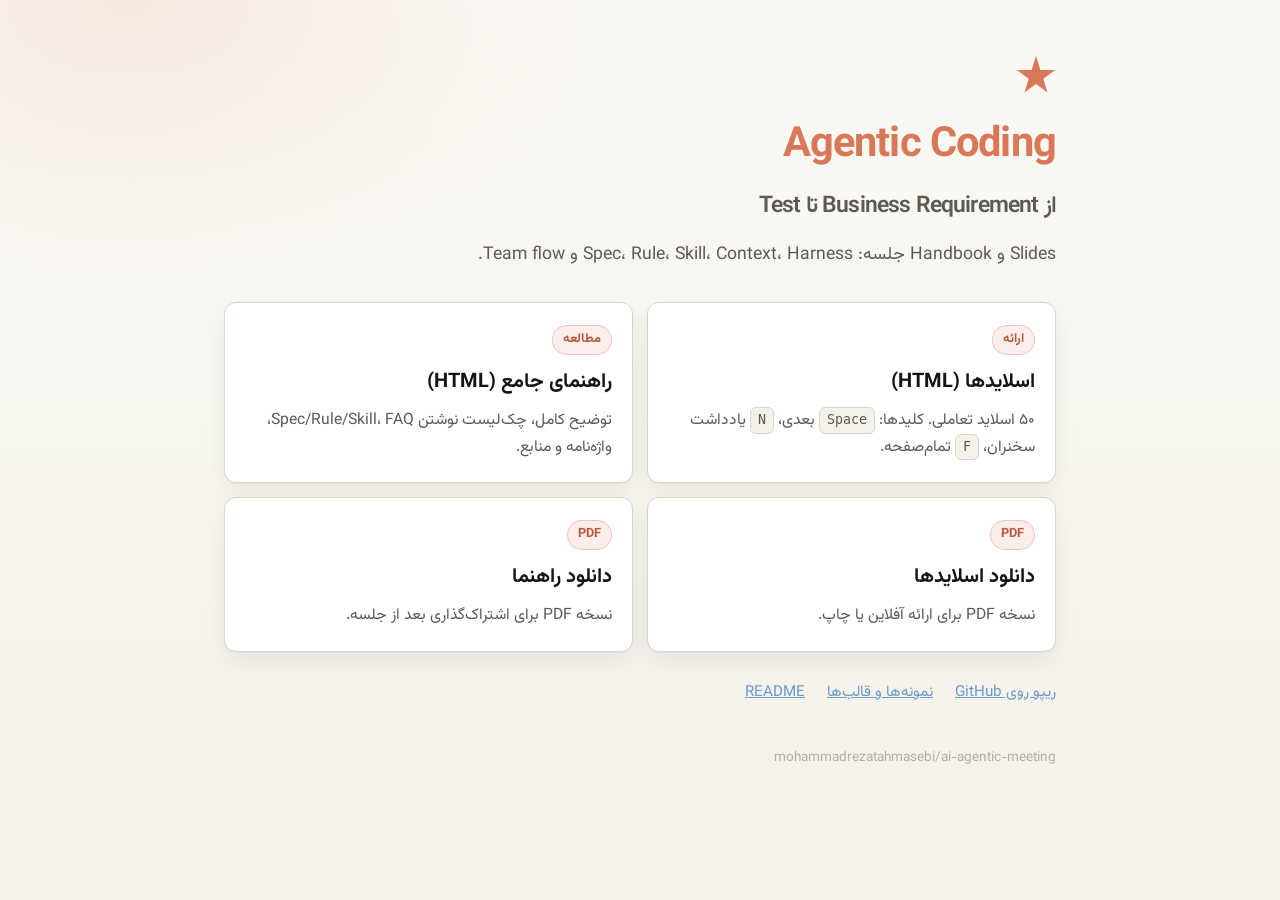
<file: index.html>
<!doctype html>
<html lang="fa" dir="rtl">
<head>
  <meta charset="utf-8" />
  <meta name="viewport" content="width=device-width, initial-scale=1" />
  <title>Agentic Coding Meeting</title>
  <link rel="stylesheet" href="assets/css/theme.css" />
  <style>
    body {
      min-height: 100dvh;
      margin: 0;
      background:
        radial-gradient(900px 500px at 10% 0%, rgba(217,119,87,0.12), transparent 55%),
        linear-gradient(180deg, #faf9f5 0%, #f3f1e8 100%);
      color: #141413;
    }
    .wrap {
      max-width: 880px;
      margin: 0 auto;
      padding: 56px 24px 72px;
    }
    .mark {
      width: 40px; height: 40px;
      background: #d97757;
      clip-path: polygon(50% 0%, 61% 35%, 98% 35%, 68% 57%, 79% 91%, 50% 70%, 21% 91%, 32% 57%, 2% 35%, 39% 35%);
      margin-bottom: 22px;
    }
    h1 {
      font-size: clamp(1.8rem, 4vw, 2.6rem);
      line-height: 1.35;
      margin: 0 0 10px;
      letter-spacing: -0.02em;
    }
    .sub {
      color: #5c5a52;
      font-size: 1.1rem;
      margin: 0 0 32px;
      max-width: 42rem;
    }
    .grid {
      display: grid;
      grid-template-columns: 1fr;
      gap: 14px;
    }
    @media (min-width: 720px) {
      .grid { grid-template-columns: 1fr 1fr; }
    }
    a.card-link {
      display: block;
      text-decoration: none;
      color: inherit;
      background: #fff;
      border: 1px solid #d9d6c8;
      border-radius: 12px;
      padding: 22px 20px;
      box-shadow: 0 1px 0 rgba(20,20,19,0.04), 0 10px 24px rgba(20,20,19,0.06);
      transition: transform .15s ease, border-color .15s ease;
    }
    a.card-link:hover {
      transform: translateY(-2px);
      border-color: #d97757;
    }
    a.card-link h2 {
      margin: 0 0 8px;
      font-size: 1.25rem;
      color: #141413;
    }
    a.card-link p {
      margin: 0;
      color: #5c5a52;
      font-size: 0.98rem;
      line-height: 1.7;
    }
    .tag {
      display: inline-block;
      margin-bottom: 10px;
      padding: 3px 10px;
      border-radius: 999px;
      font-size: 0.8rem;
      font-weight: 700;
      color: #b85a3d;
      background: rgba(217,119,87,0.12);
      border: 1px solid rgba(217,119,87,0.35);
    }
    .links {
      margin-top: 28px;
      display: flex;
      flex-wrap: wrap;
      gap: 14px 22px;
      color: #5c5a52;
      font-size: 0.95rem;
    }
    .links a { color: #6a9bcc; }
    .kbd {
      direction: ltr;
      display: inline-block;
      padding: 1px 7px;
      border: 1px solid #d9d6c8;
      border-radius: 6px;
      background: #f3f1e8;
      font-family: ui-monospace, Menlo, Consolas, monospace;
      font-size: 0.85em;
    }
    footer {
      margin-top: 40px;
      color: #b0aea5;
      font-size: 0.85rem;
    }
  </style>
</head>
<body>
  <main class="wrap">
    <div class="mark" aria-hidden="true"></div>
    <h1><span style="color:#d97757">Agentic Coding</span><br/><span style="font-size:0.55em;font-weight:600;color:#5c5a52">از Business Requirement تا Test</span></h1>
    <p class="sub">Slides و Handbook جلسه: Spec، Rule، Skill، Context، Harness و Team flow.</p>

    <div class="grid">
      <a class="card-link" href="slides.html">
        <span class="tag">ارائه</span>
        <h2>اسلایدها (HTML)</h2>
        <p>۵۰ اسلاید تعاملی. کلیدها: <span class="kbd">Space</span> بعدی، <span class="kbd">N</span> یادداشت سخنران، <span class="kbd">F</span> تمام‌صفحه.</p>
      </a>
      <a class="card-link" href="handbook.html">
        <span class="tag">مطالعه</span>
        <h2>راهنمای جامع (HTML)</h2>
        <p>توضیح کامل، چک‌لیست نوشتن Spec/Rule/Skill، FAQ، واژه‌نامه و منابع.</p>
      </a>
      <a class="card-link" href="slides.pdf">
        <span class="tag">PDF</span>
        <h2>دانلود اسلایدها</h2>
        <p>نسخه PDF برای ارائه آفلاین یا چاپ.</p>
      </a>
      <a class="card-link" href="handbook.pdf">
        <span class="tag">PDF</span>
        <h2>دانلود راهنما</h2>
        <p>نسخه PDF برای اشتراک‌گذاری بعد از جلسه.</p>
      </a>
    </div>

    <div class="links">
      <a href="https://github.com/mohammadrezatahmasebi/ai-agentic-meeting">ریپو روی GitHub</a>
      <a href="samples/">نمونه‌ها و قالب‌ها</a>
      <a href="README.md">README</a>
    </div>

    <footer>mohammadrezatahmasebi/ai-agentic-meeting</footer>
  </main>
</body>
</html>
</file>
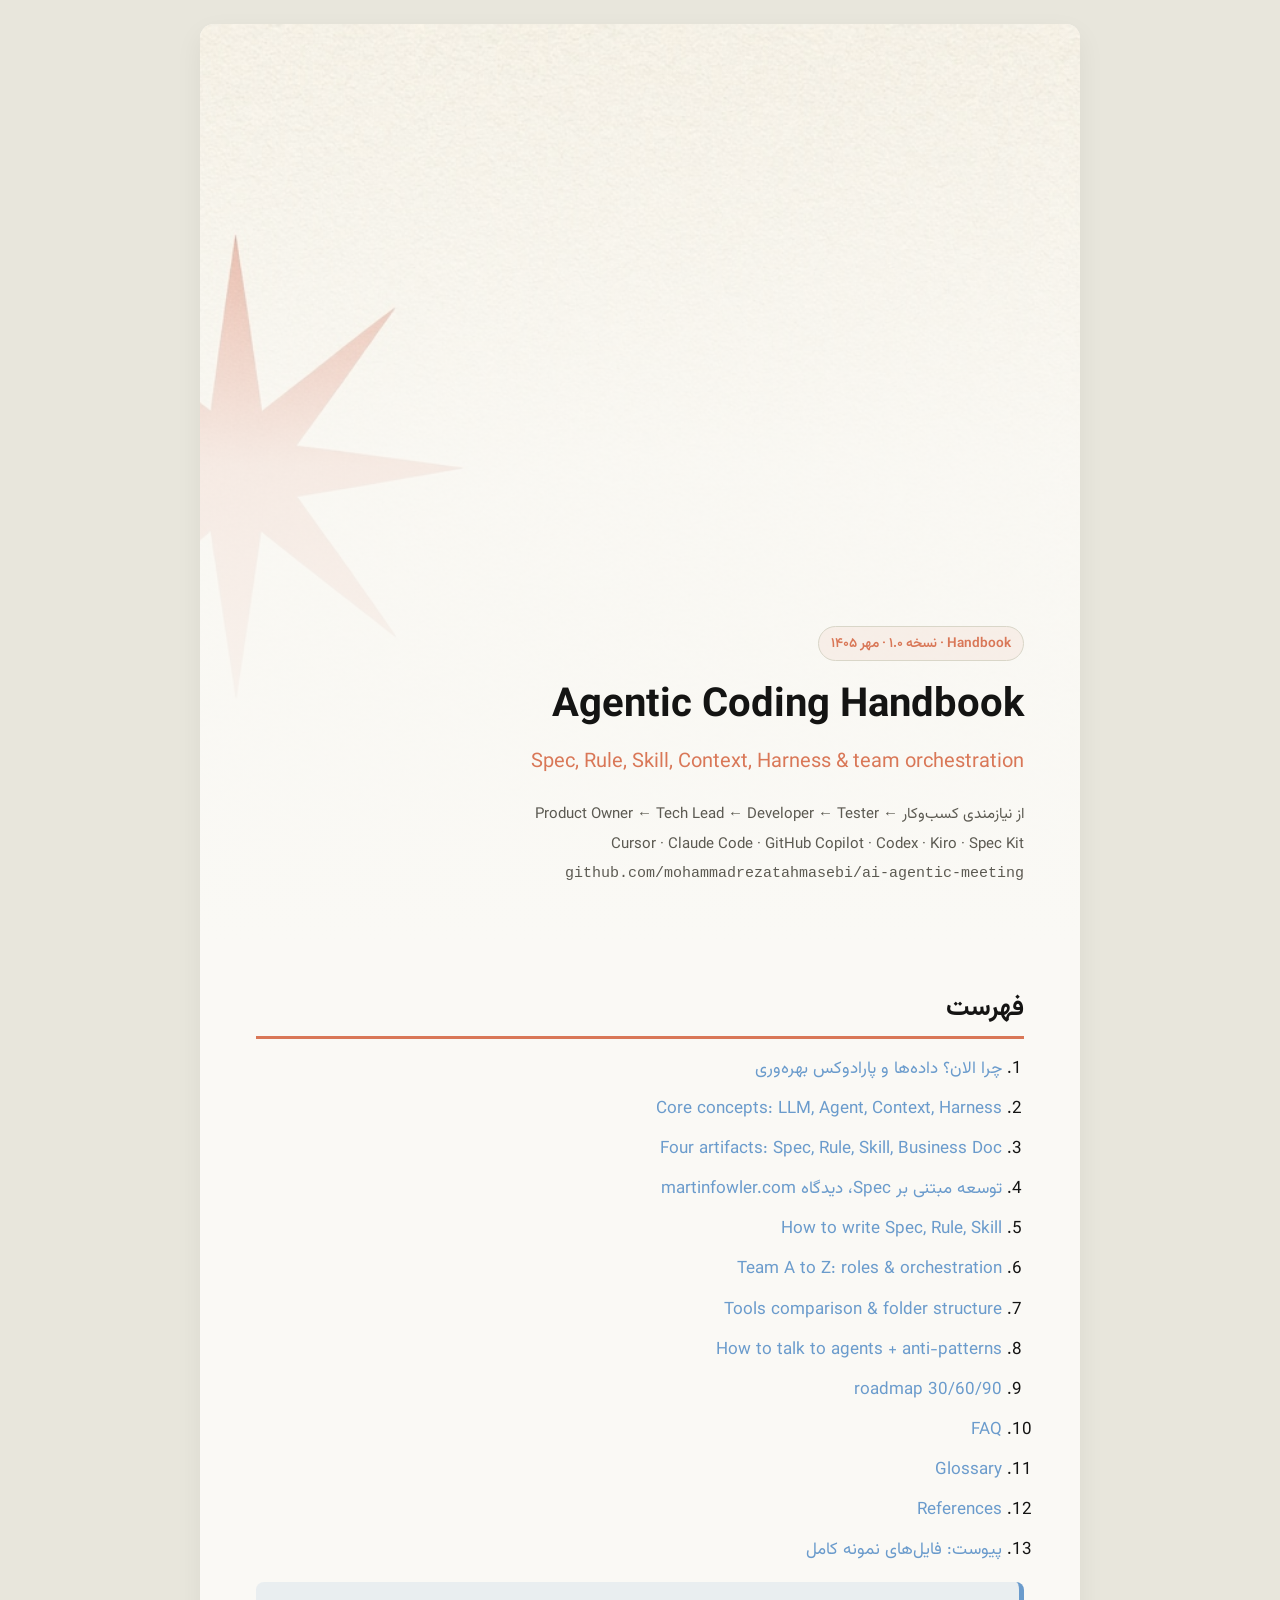
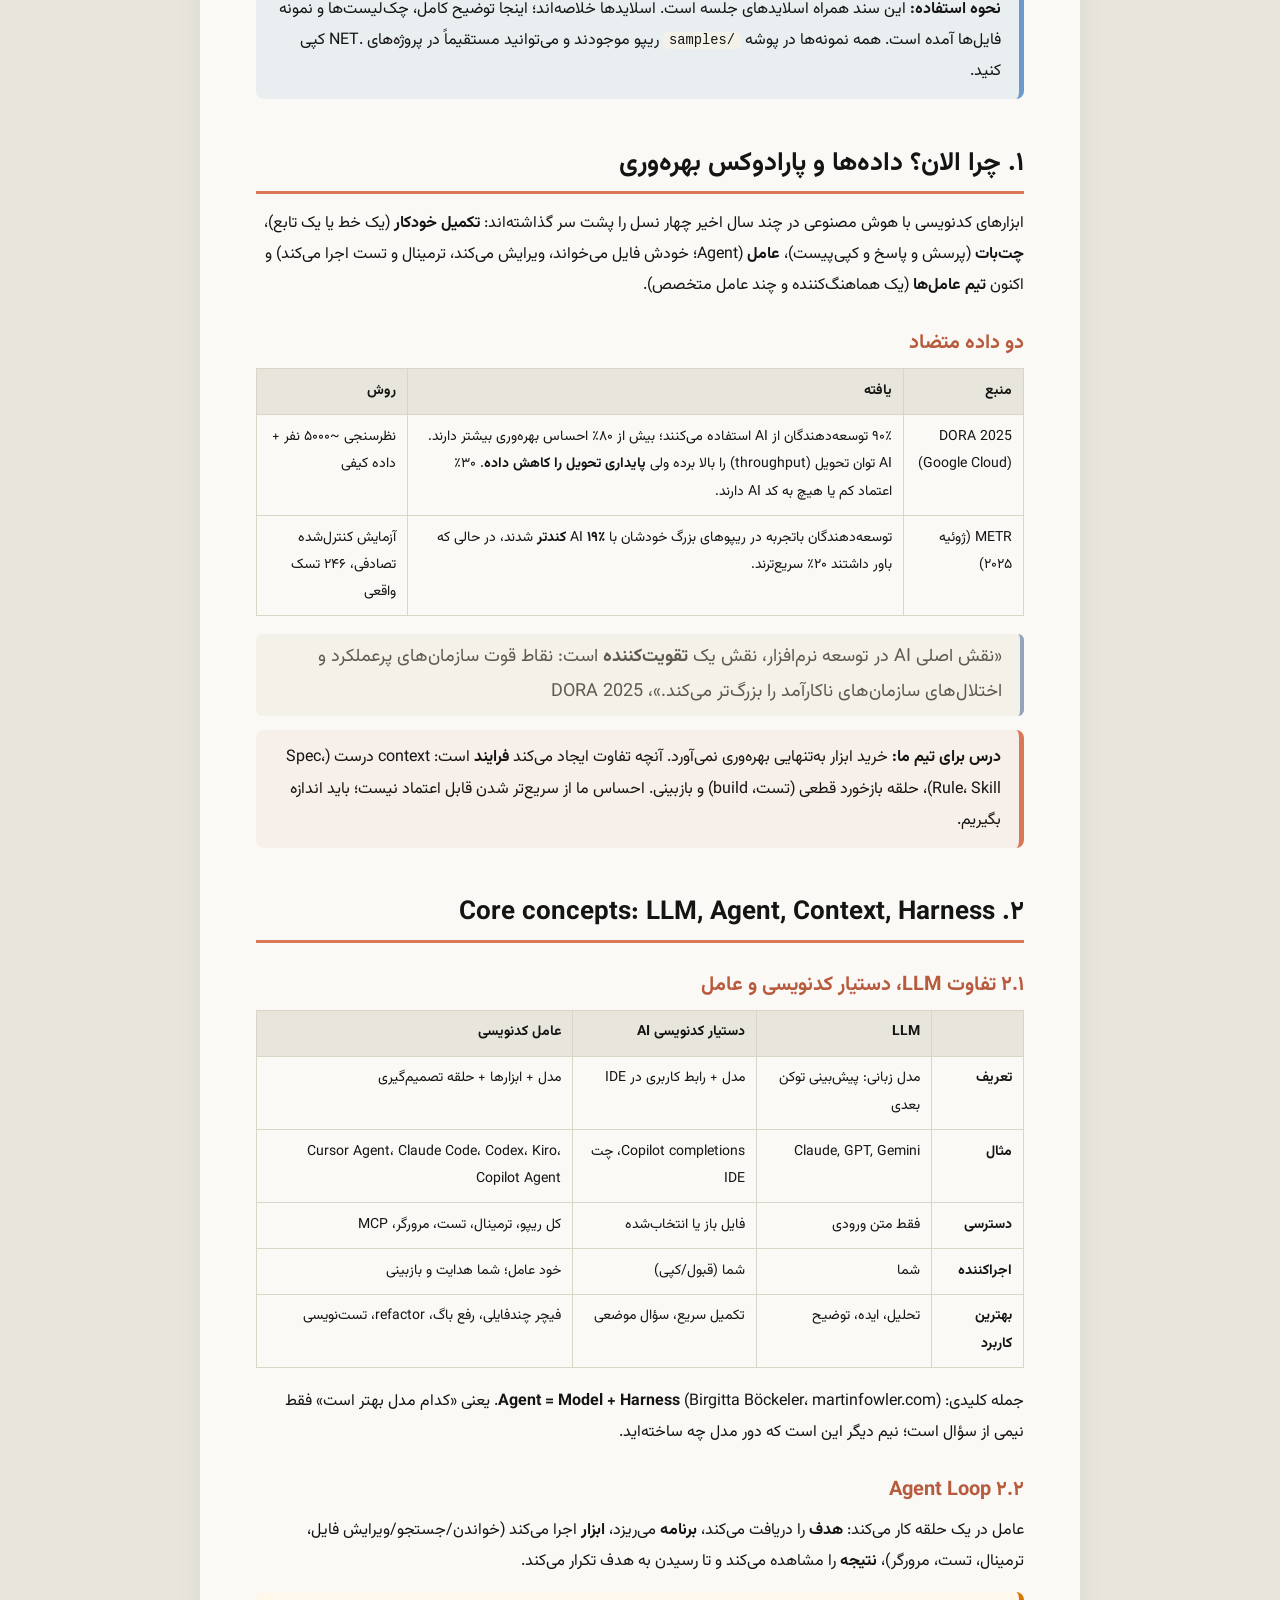
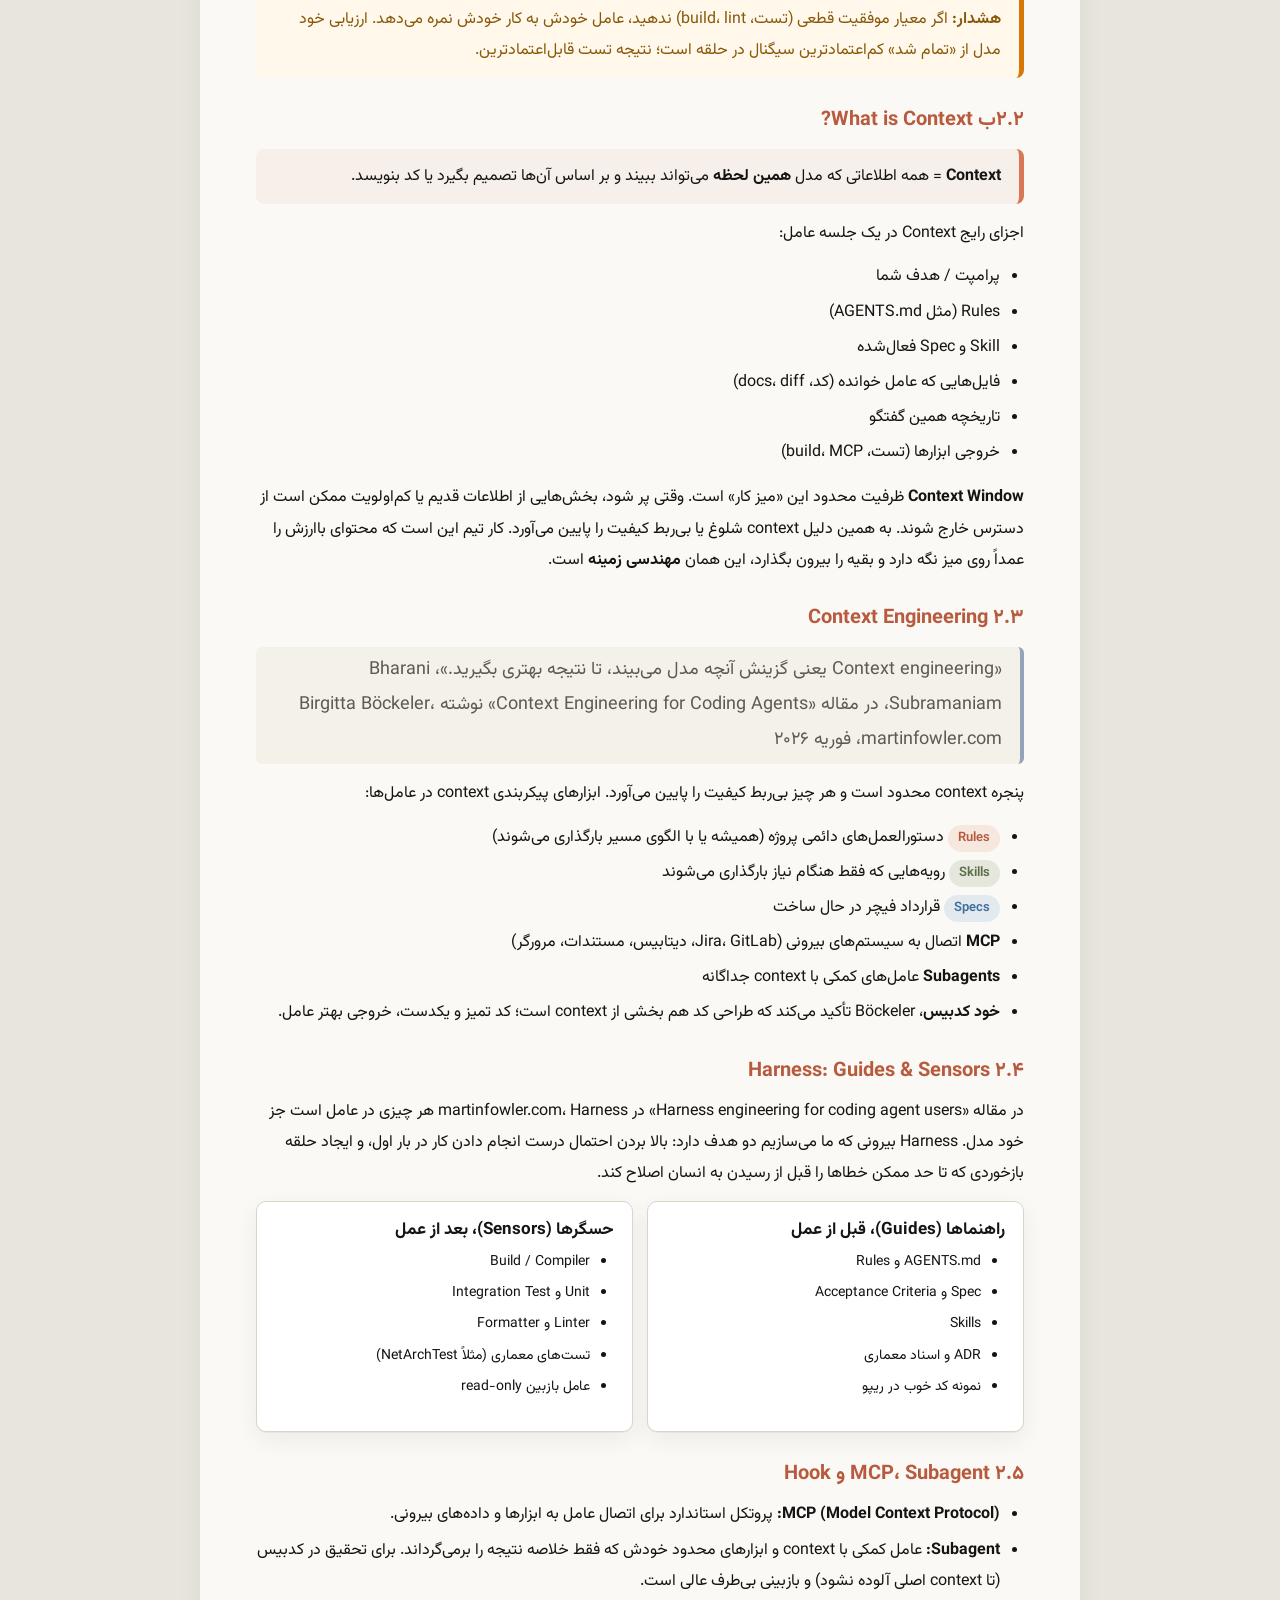
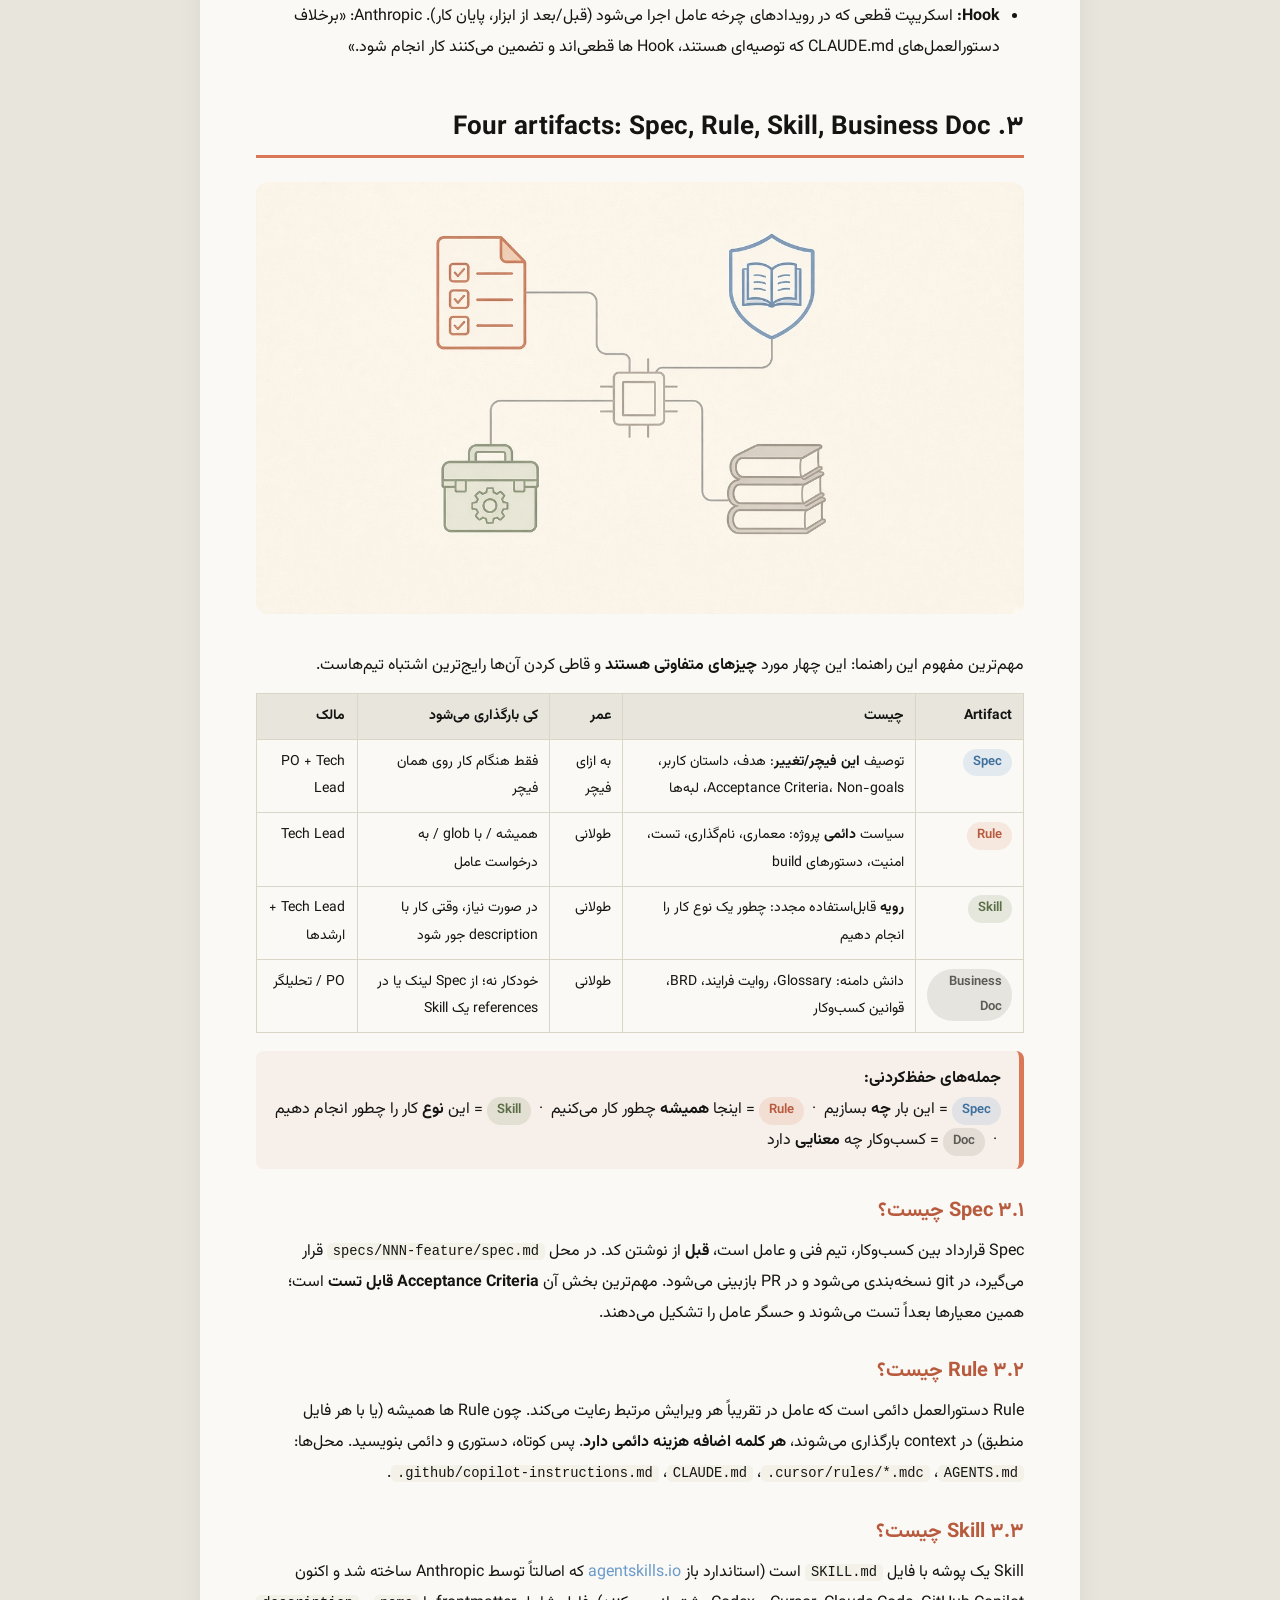
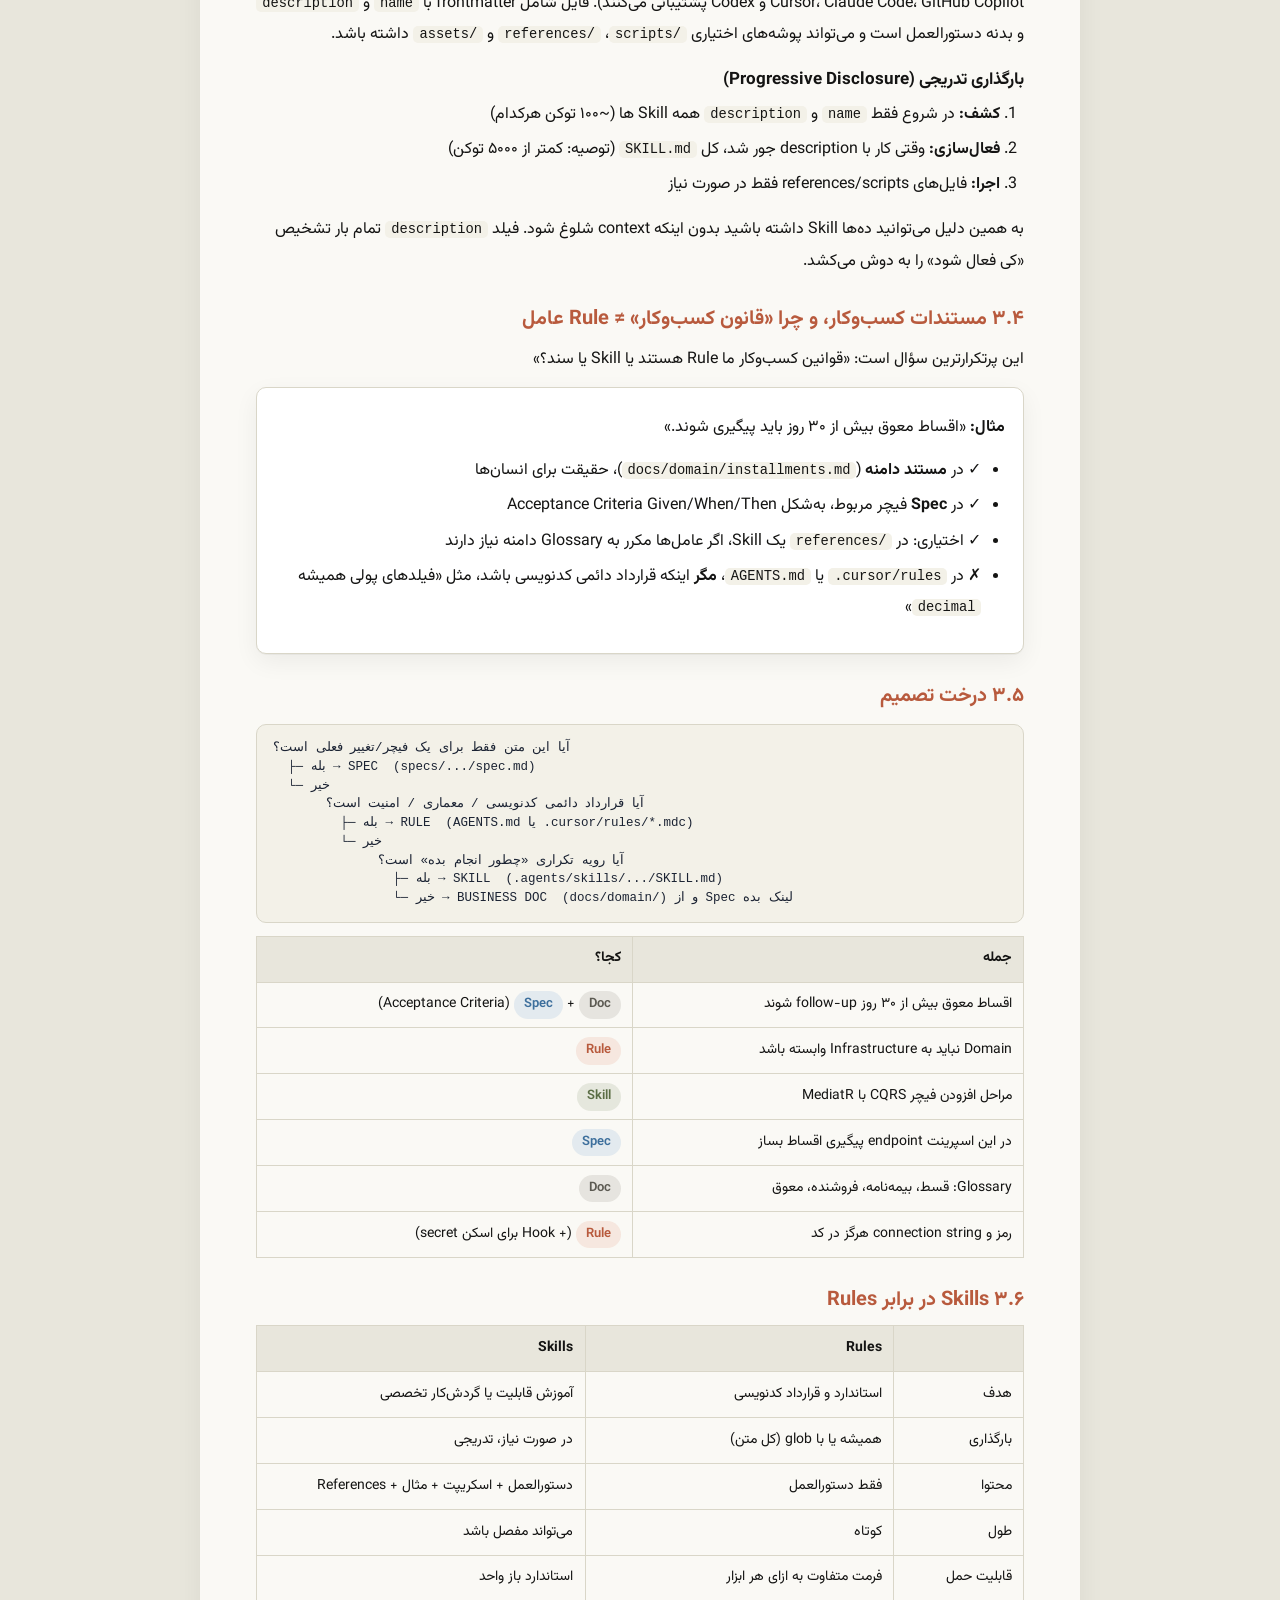
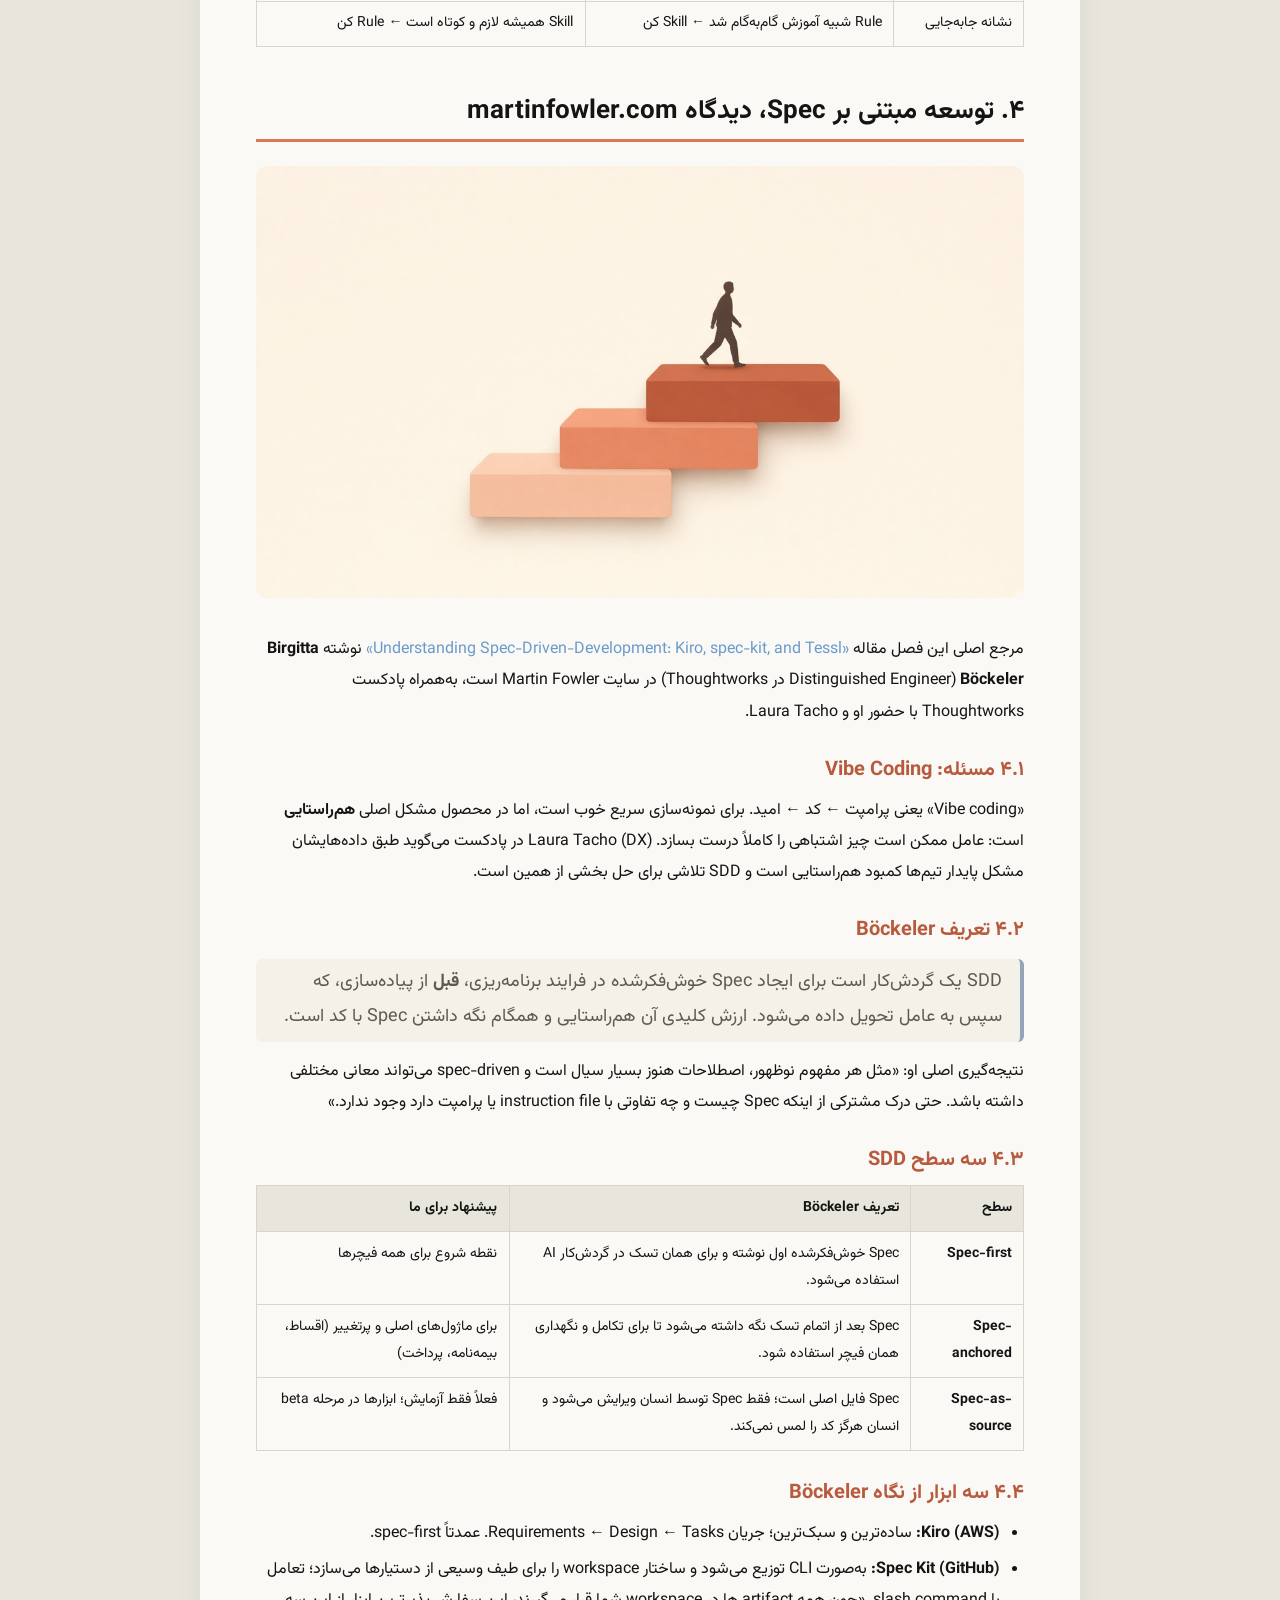
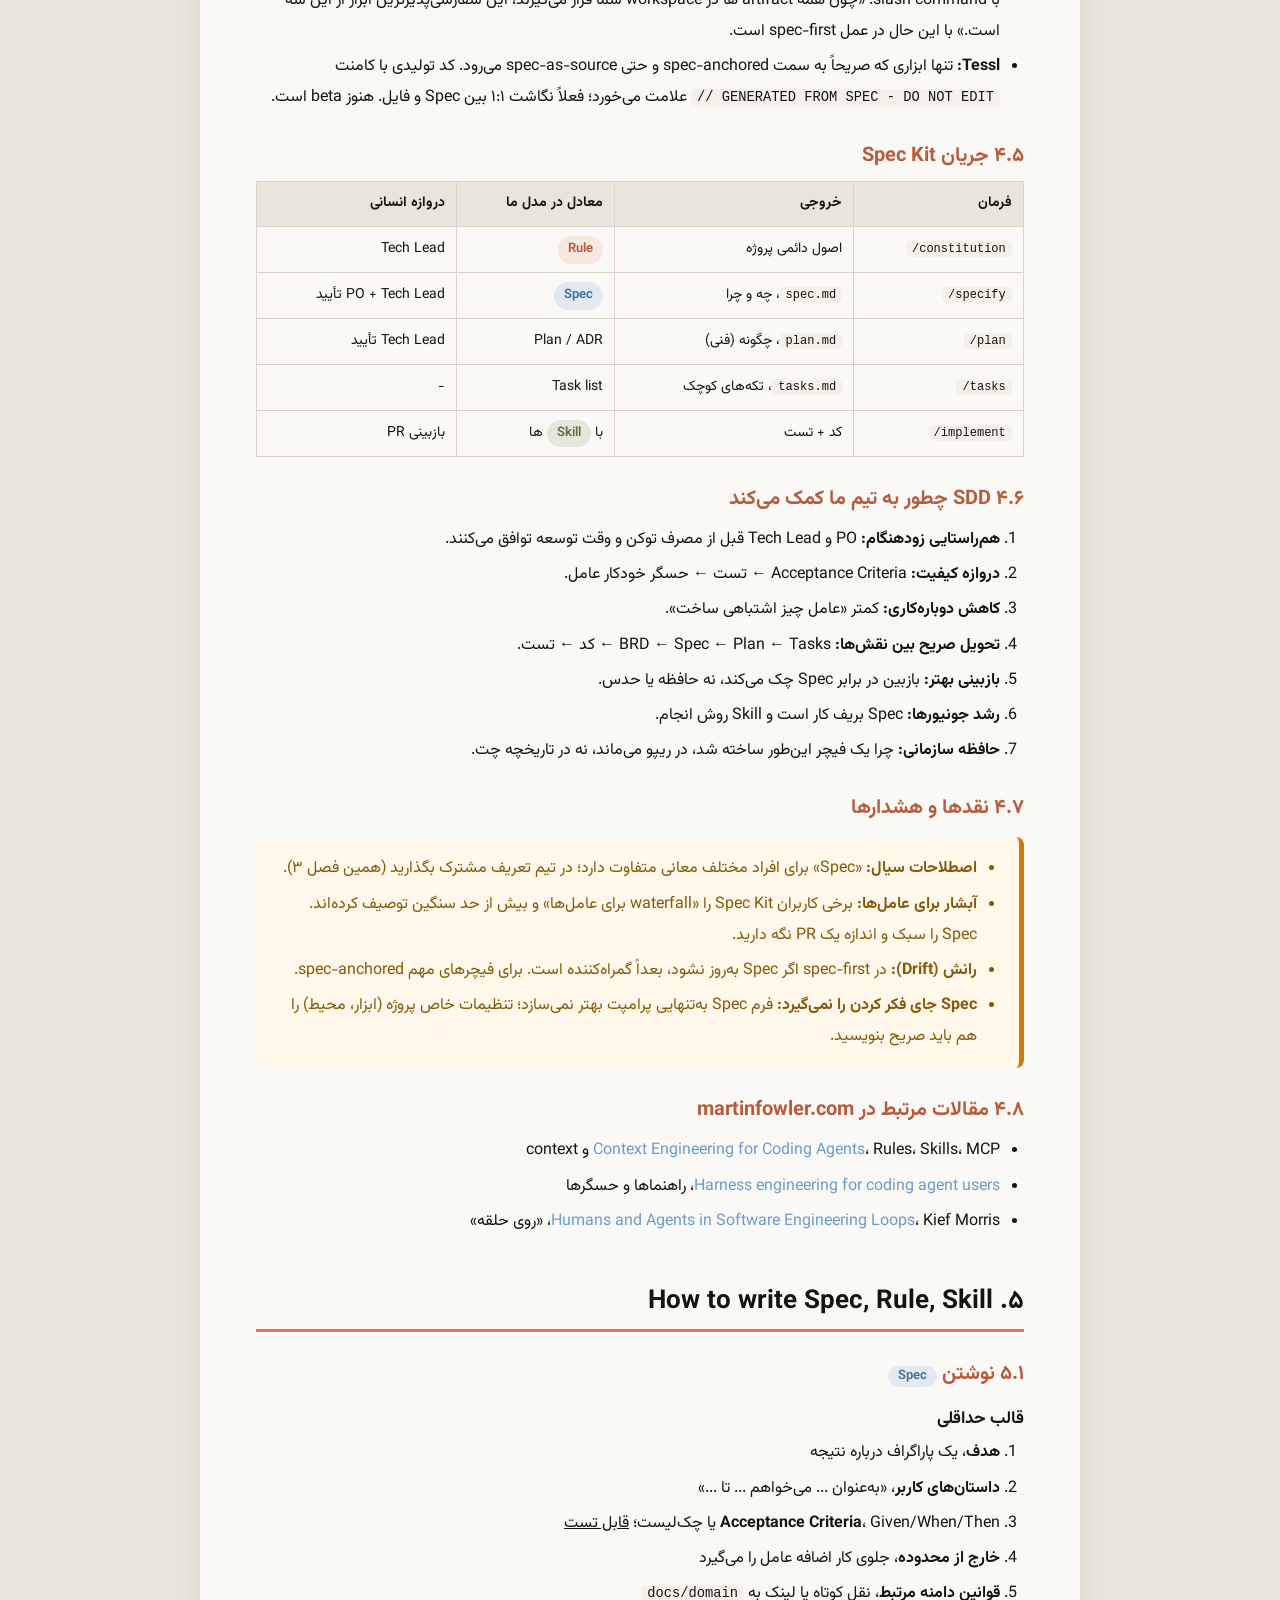
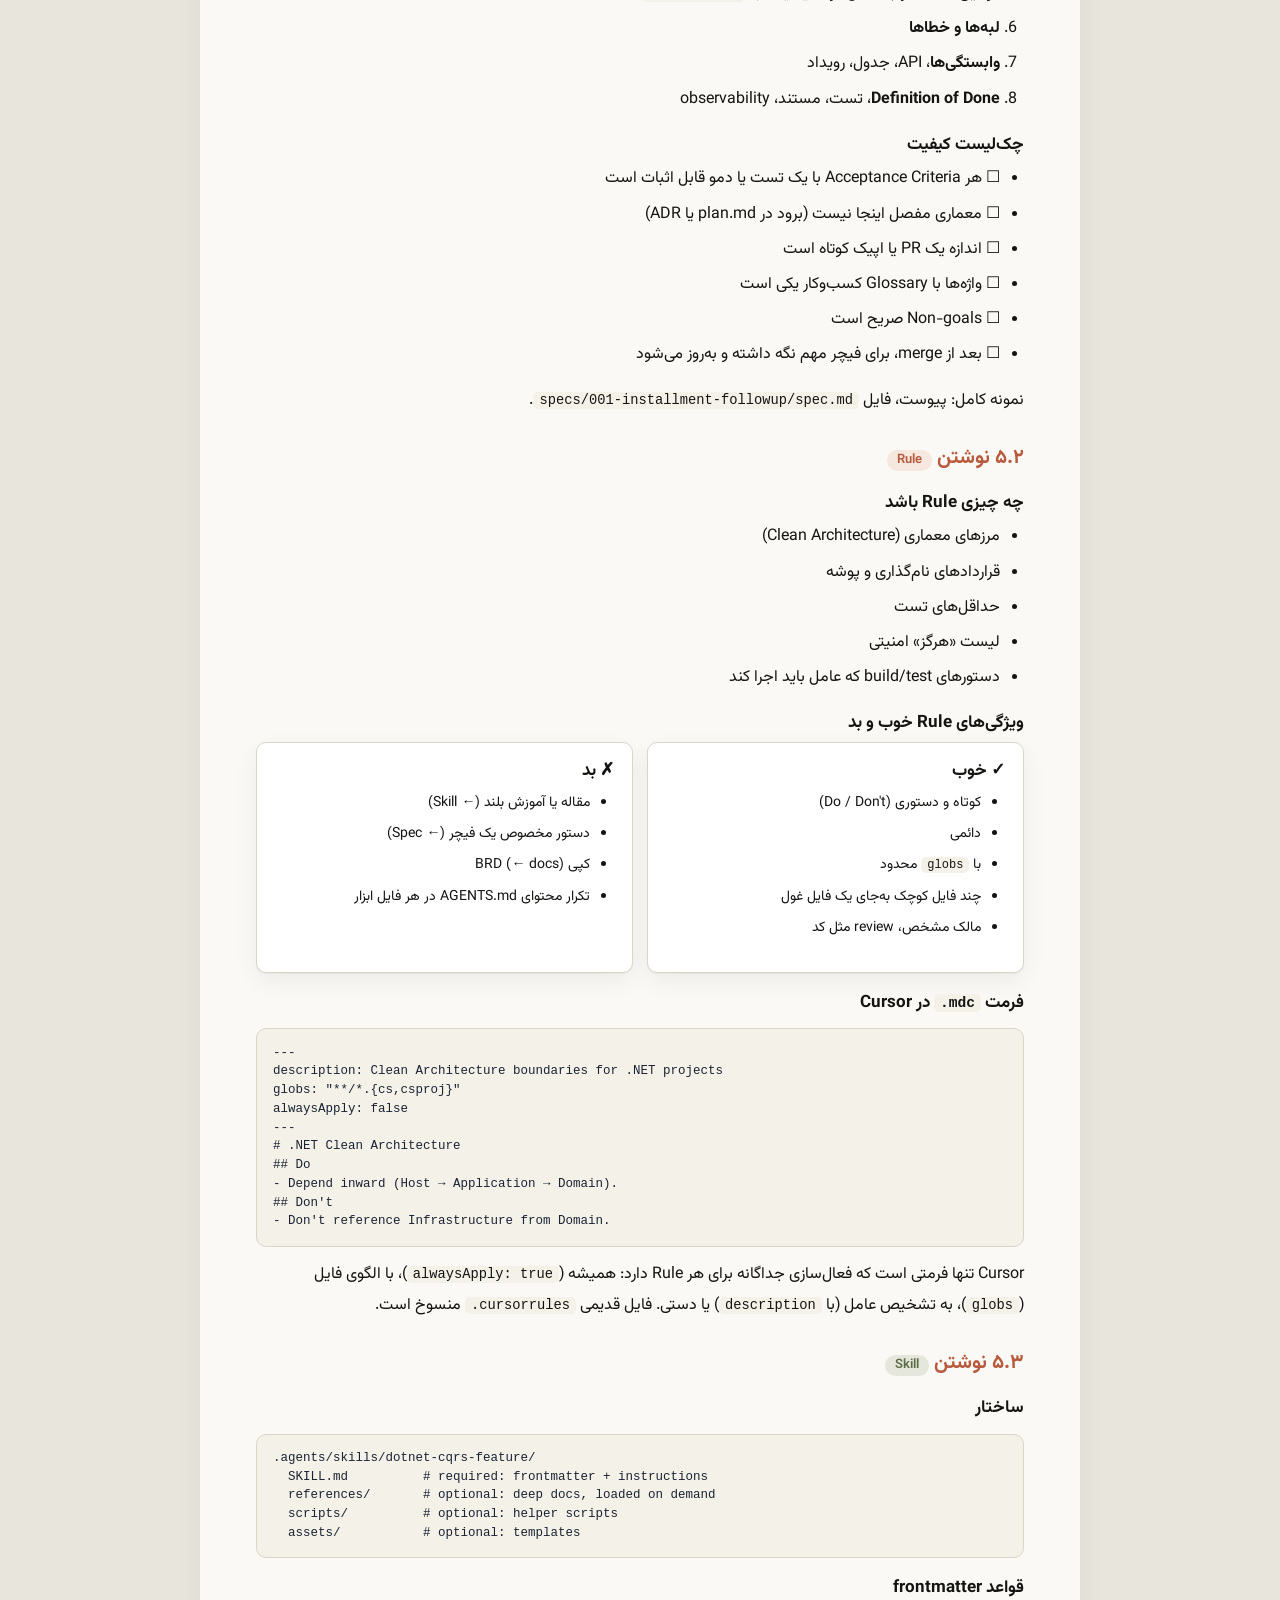
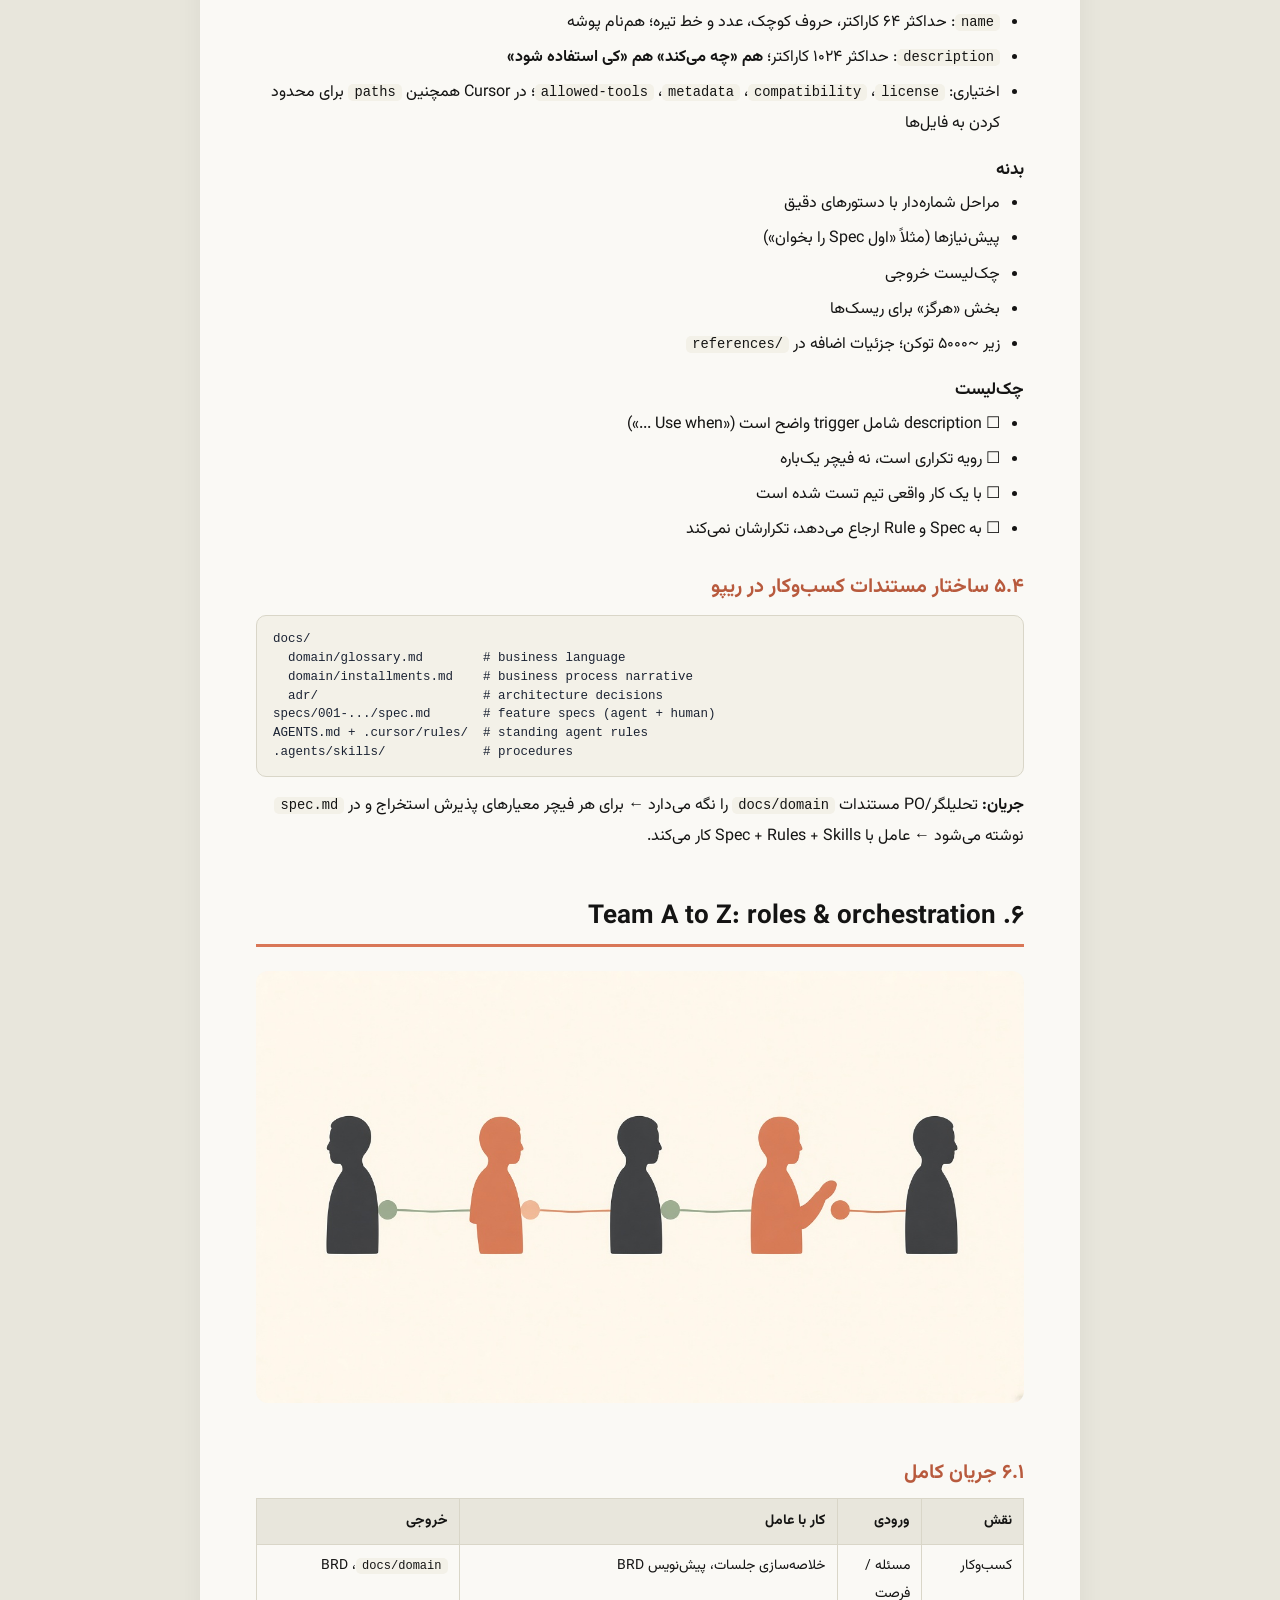
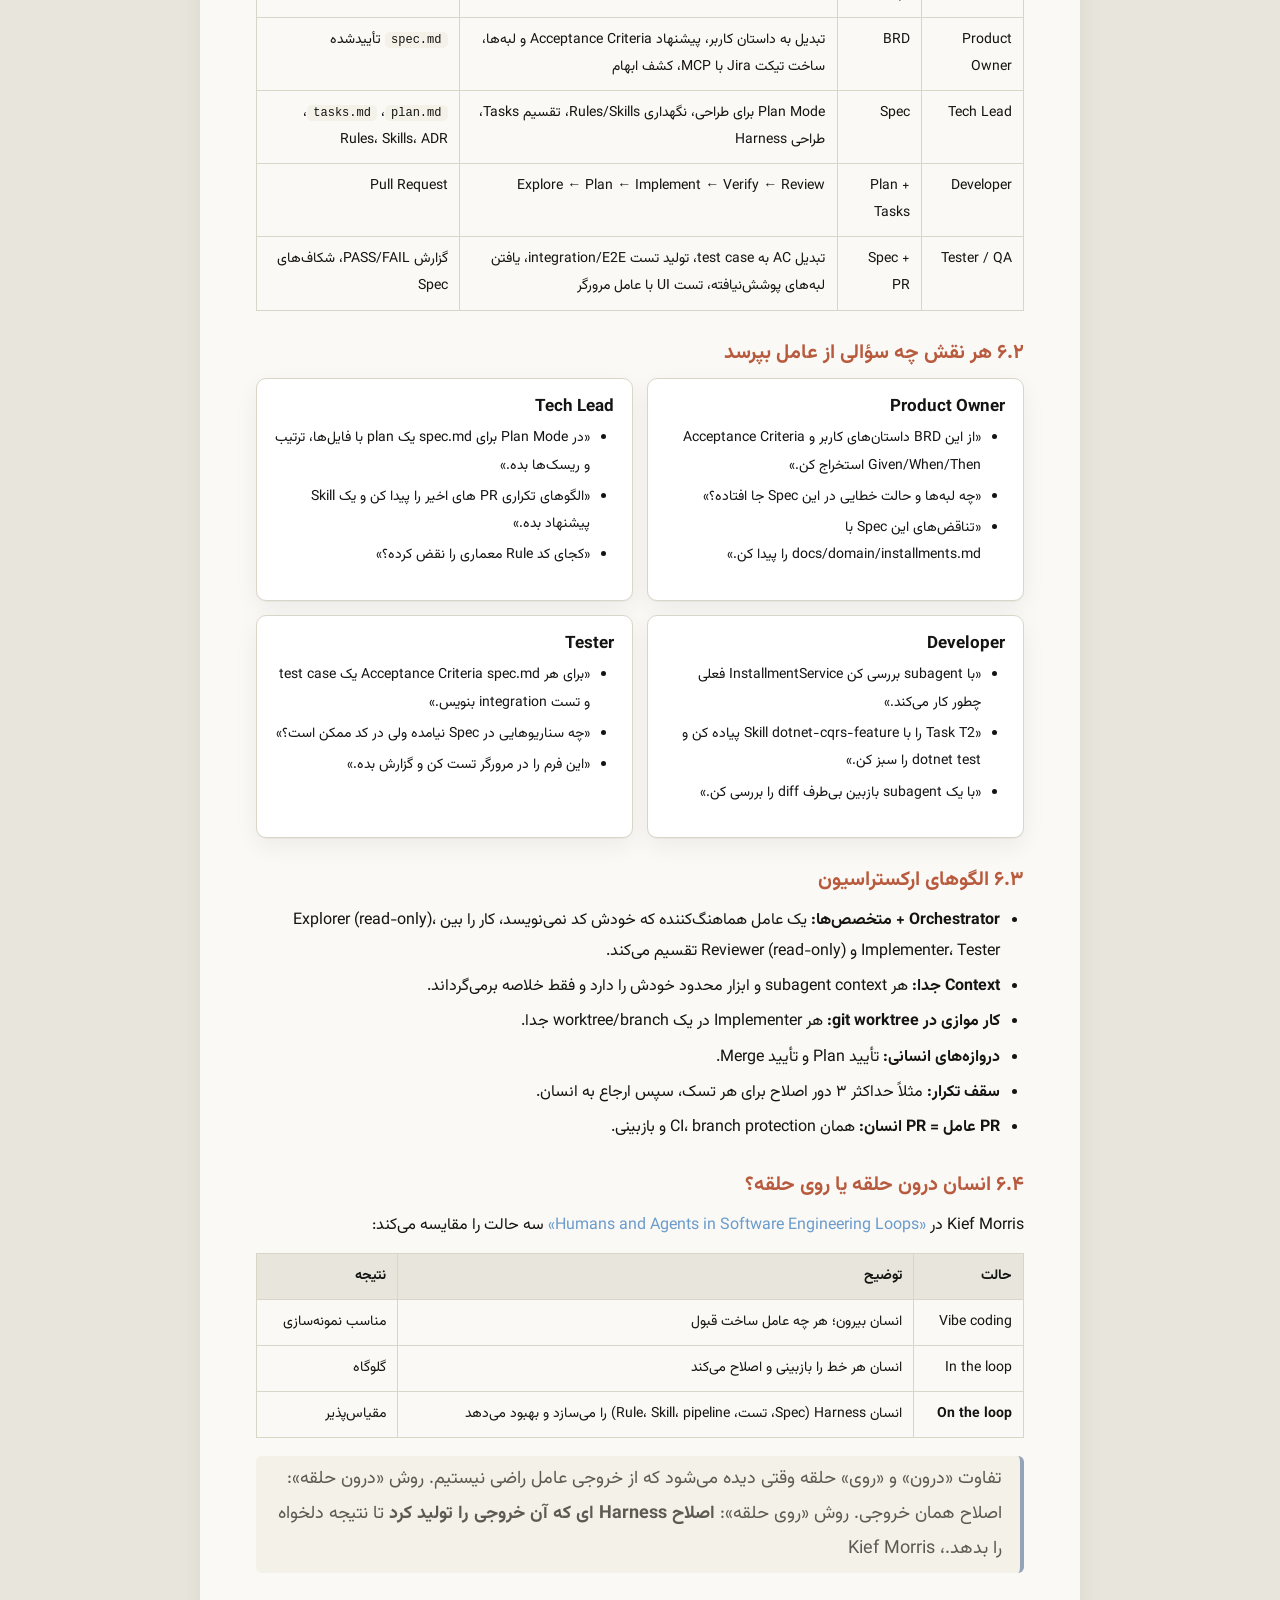
<file: handbook.html>
<!doctype html>
<html lang="fa" dir="rtl">
<head>
<meta charset="utf-8" />
<meta name="viewport" content="width=device-width, initial-scale=1" />
<title>Agentic Coding Handbook، Spec، Rule، Skill و تیم</title>
<link rel="stylesheet" href="assets/css/theme.css" />
<style>
  @page { size: A4; margin: 16mm 14mm 18mm; }
  @page :first { margin: 0; }
  :root {
    --bg: #faf9f5;
    --text: #141413;
    --muted: #5c5a52;
    --border: #d9d6c8;
    --code-bg: #f3f1e8;
    --accent: #d97757;
    --accent-2: #6a9bcc;
  }
  body {
    background: #e8e6dc;
    color: var(--text);
    font-size: 16px;
    line-height: 1.95;
    -webkit-print-color-adjust: exact;
    print-color-adjust: exact;
  }
  .page {
    max-width: 880px;
    margin: 24px auto;
    background: #faf9f5;
    padding: 48px 56px;
    border-radius: 14px;
    box-shadow: 0 1px 0 rgba(20,20,19,0.04), 0 10px 28px rgba(20,20,19,0.06);
  }
  h1, h2, h3, h4 { line-height: 1.45; color: #141413; }
  h1 { font-size: 34px; margin: 0 0 8px; }
  h2 {
    font-size: 26px; margin: 46px 0 14px; padding-bottom: 8px;
    border-bottom: 3px solid var(--accent);
    break-after: avoid;
  }
  h3 { font-size: 20px; margin: 28px 0 10px; color: #b85a3d; break-after: avoid; }
  h4 { font-size: 17px; margin: 18px 0 6px; break-after: avoid; }
  p { margin: 8px 0 12px; }
  ul, ol { padding-right: 24px; margin: 6px 0 14px; }
  li { margin: 4px 0; }
  a { color: var(--accent-2); text-decoration: none; }
  a:hover { text-decoration: underline; }

  pre, .codeblock {
    background: var(--code-bg); color: #1b2333; border: 1px solid var(--border);
    font-size: 12.5px; break-inside: avoid;
  }
  code { background: #f3f1e8; padding: 1px 6px; border-radius: 5px; font-size: 0.86em; color: #141413; white-space: nowrap; }
  pre code { background: none; padding: 0; color: inherit; }

  table.compare { font-size: 14px; break-inside: avoid; margin: 10px 0 18px; }
  table.compare th { background: #e8e6dc; color: #141413; }
  table.compare th, table.compare td { border-color: var(--border); }

  .card { background: #ffffff; border-color: var(--border); break-inside: avoid; }
  .callout {
    border-right: 5px solid var(--accent); background: rgba(217,119,87,0.08);
    padding: 12px 18px; border-radius: 8px; margin: 14px 0; break-inside: avoid;
  }
  .callout.warn { border-right-color: #d97706; background: #fff8eb; }
  .callout.info { border-right-color: var(--accent-2); background: rgba(106,155,204,0.12); }
  .quote {
    font-size: 18px; border-right: 4px solid #94a3b8; padding: 6px 18px; margin: 14px 0;
    color: #5c5a52; background: #f3f1e8; border-radius: 6px; break-inside: avoid;
  }
  .pill { display: inline-block; padding: 1px 10px; border-radius: 999px; font-size: 13px; font-weight: 600; }
  .pill.spec { background: rgba(106,155,204,0.16); color: #3d6f9c; }
  .pill.rule { background: rgba(217,119,87,0.14); color: #b85a3d; }
  .pill.skill { background: rgba(120,140,93,0.16); color: #5a6d45; }
  .pill.doc { background: rgba(176,174,165,0.28); color: #5c5a52; }

  .cover {
    min-height: 920px; display: flex; flex-direction: column; justify-content: flex-end;
    background:
      linear-gradient(180deg, rgba(250,249,245,0.2) 0%, rgba(250,249,245,0.88) 48%, #faf9f5 100%),
      url("assets/img/cover.jpg") center top / cover no-repeat;
    color: #141413; border-radius: 14px; padding: 56px; margin: -48px -56px 0;
    break-after: page;
  }
  .cover h1 { color: #141413; font-size: 40px; }
  .cover .sub { font-size: 20px; color: #d97757; margin-bottom: 18px; }
  .cover .meta { color: #5c5a52; font-size: 15px; }

  .toc { break-after: page; }
  .toc ol { padding-right: 22px; font-size: 17px; }
  .toc li { margin: 7px 0; }

  .chapter-img { width: 100%; border-radius: 12px; margin: 10px 0 16px; break-inside: avoid; }
  .file-title { font-family: var(--mono); font-size: 13px; color: var(--muted); direction: ltr; text-align: left; margin: 14px 0 4px; }
  .faq h4 { color: #b85a3d; }
  .faq .item { break-inside: avoid; border-bottom: 1px dashed var(--border); padding-bottom: 8px; }
  .refs li { direction: ltr; text-align: left; font-size: 14px; }
  .small { font-size: 14px; }
  .grid-2 { gap: 14px; }

  @media print {
    body { background: #faf9f5; }
    .page { box-shadow: none; margin: 0; padding: 0; max-width: none; border-radius: 0; }
    .cover { margin: 0; height: 297mm; min-height: 0; border-radius: 0; padding: 22mm 18mm; }
    a { color: #1e40af; }
    h2 { break-before: page; }
    h2.no-break { break-before: auto; }
  }
</style>
</head>
<body>
<div class="page">

<!-- ================= COVER ================= -->
<section class="cover">
  <span class="badge" style="width:max-content">Handbook · نسخه ۱.۰ · مهر ۱۴۰۵</span>
  <h1 style="margin-top:16px">Agentic Coding Handbook</h1>
  <div class="sub">Spec, Rule, Skill, Context, Harness &amp; team orchestration</div>
  <div class="meta">از نیازمندی کسب‌وکار ← Product Owner ← Tech Lead ← Developer ← Tester<br/>
  Cursor · Claude Code · GitHub Copilot · Codex · Kiro · Spec Kit<br/>
  <span class="ltr" style="direction:ltr">github.com/mohammadrezatahmasebi/ai-agentic-meeting</span></div>
</section>

<!-- ================= TOC ================= -->
<section class="toc">
  <h2 class="no-break">فهرست</h2>
  <ol>
    <li><a href="#ch1">چرا الان؟ داده‌ها و پارادوکس بهره‌وری</a></li>
    <li><a href="#ch2">Core concepts: LLM, Agent, Context, Harness</a></li>
    <li><a href="#ch3">Four artifacts: Spec, Rule, Skill, Business Doc</a></li>
    <li><a href="#ch4">توسعه مبتنی بر Spec، دیدگاه martinfowler.com</a></li>
    <li><a href="#ch5">How to write Spec, Rule, Skill</a></li>
    <li><a href="#ch6">Team A to Z: roles &amp; orchestration</a></li>
    <li><a href="#ch7">Tools comparison &amp; folder structure</a></li>
    <li><a href="#ch8">How to talk to agents + anti-patterns</a></li>
    <li><a href="#ch9">30/60/90 roadmap</a></li>
    <li><a href="#ch10">FAQ</a></li>
    <li><a href="#ch11">Glossary</a></li>
    <li><a href="#ch12">References</a></li>
    <li><a href="#appx">پیوست: فایل‌های نمونه کامل</a></li>
  </ol>
  <div class="callout info">
    <b>نحوه استفاده:</b> این سند همراه اسلایدهای جلسه است. اسلایدها خلاصه‌اند؛ اینجا توضیح کامل، چک‌لیست‌ها و نمونه فایل‌ها آمده است. همه نمونه‌ها در پوشه <code>samples/</code> ریپو موجودند و می‌توانید مستقیماً در پروژه‌های .NET کپی کنید.
  </div>
</section>

<!-- ================= CH1 ================= -->
<h2 id="ch1">۱. چرا الان؟ داده‌ها و پارادوکس بهره‌وری</h2>
<p>ابزارهای کدنویسی با هوش مصنوعی در چند سال اخیر چهار نسل را پشت سر گذاشته‌اند: <b>تکمیل خودکار</b> (یک خط یا یک تابع)، <b>چت‌بات</b> (پرسش و پاسخ و کپی‌پیست)، <b>عامل</b> (Agent؛ خودش فایل می‌خواند، ویرایش می‌کند، ترمینال و تست اجرا می‌کند) و اکنون <b>تیم عامل‌ها</b> (یک هماهنگ‌کننده و چند عامل متخصص).</p>

<h3>دو داده متضاد</h3>
<table class="compare">
  <tr><th>منبع</th><th>یافته</th><th>روش</th></tr>
  <tr><td>DORA 2025 (Google Cloud)</td><td>۹۰٪ توسعه‌دهندگان از AI استفاده می‌کنند؛ بیش از ۸۰٪ احساس بهره‌وری بیشتر دارند. AI توان تحویل (throughput) را بالا برده ولی <b>پایداری تحویل را کاهش داده</b>. ۳۰٪ اعتماد کم یا هیچ به کد AI دارند.</td><td>نظرسنجی ~۵۰۰۰ نفر + داده کیفی</td></tr>
  <tr><td>METR (ژوئیه ۲۰۲۵)</td><td>توسعه‌دهندگان باتجربه در ریپوهای بزرگ خودشان با AI <b>۱۹٪ کندتر</b> شدند، در حالی که باور داشتند ۲۰٪ سریع‌ترند.</td><td>آزمایش کنترل‌شده تصادفی، ۲۴۶ تسک واقعی</td></tr>
</table>

<div class="quote">«نقش اصلی AI در توسعه نرم‌افزار، نقش یک <b>تقویت‌کننده</b> است: نقاط قوت سازمان‌های پرعملکرد و اختلال‌های سازمان‌های ناکارآمد را بزرگ‌تر می‌کند.»، DORA 2025</div>

<div class="callout">
  <b>درس برای تیم ما:</b> خرید ابزار به‌تنهایی بهره‌وری نمی‌آورد. آنچه تفاوت ایجاد می‌کند <b>فرایند</b> است: context درست (Spec، Rule، Skill)، حلقه بازخورد قطعی (تست، build) و بازبینی. احساس ما از سریع‌تر شدن قابل اعتماد نیست؛ باید اندازه بگیریم.
</div>

<!-- ================= CH2 ================= -->
<h2 id="ch2">۲. Core concepts: LLM, Agent, Context, Harness</h2>

<h3>۲.۱ تفاوت LLM، دستیار کدنویسی و عامل</h3>
<table class="compare">
  <tr><th></th><th>LLM</th><th>دستیار کدنویسی AI</th><th>عامل کدنویسی</th></tr>
  <tr><td><b>تعریف</b></td><td>مدل زبانی: پیش‌بینی توکن بعدی</td><td>مدل + رابط کاربری در IDE</td><td>مدل + ابزارها + حلقه تصمیم‌گیری</td></tr>
  <tr><td><b>مثال</b></td><td>Claude, GPT, Gemini</td><td>Copilot completions، چت IDE</td><td>Cursor Agent، Claude Code، Codex، Kiro، Copilot Agent</td></tr>
  <tr><td><b>دسترسی</b></td><td>فقط متن ورودی</td><td>فایل باز یا انتخاب‌شده</td><td>کل ریپو، ترمینال، تست، مرورگر، MCP</td></tr>
  <tr><td><b>اجراکننده</b></td><td>شما</td><td>شما (قبول/کپی)</td><td>خود عامل؛ شما هدایت و بازبینی</td></tr>
  <tr><td><b>بهترین کاربرد</b></td><td>تحلیل، ایده، توضیح</td><td>تکمیل سریع، سؤال موضعی</td><td>فیچر چندفایلی، رفع باگ، refactor، تست‌نویسی</td></tr>
</table>
<p>جمله کلیدی: <b>Agent = Model + Harness</b> (Birgitta Böckeler، martinfowler.com). یعنی «کدام مدل بهتر است» فقط نیمی از سؤال است؛ نیم دیگر این است که دور مدل چه ساخته‌اید.</p>

<h3>۲.۲ Agent Loop</h3>
<p>عامل در یک حلقه کار می‌کند: <b>هدف</b> را دریافت می‌کند، <b>برنامه</b> می‌ریزد، <b>ابزار</b> اجرا می‌کند (خواندن/جستجو/ویرایش فایل، ترمینال، تست، مرورگر)، <b>نتیجه</b> را مشاهده می‌کند و تا رسیدن به هدف تکرار می‌کند.</p>
<div class="callout warn"><b>هشدار:</b> اگر معیار موفقیت قطعی (تست، build، lint) ندهید، عامل خودش به کار خودش نمره می‌دهد. ارزیابی خود مدل از «تمام شد» کم‌اعتمادترین سیگنال در حلقه است؛ نتیجه تست قابل‌اعتمادترین.</div>

<h3>۲.۲ب What is Context?</h3>
<div class="callout">
  <b>Context</b> = همه اطلاعاتی که مدل <b>همین لحظه</b> می‌تواند ببیند و بر اساس آن‌ها تصمیم بگیرد یا کد بنویسد.
</div>
<p>اجزای رایج Context در یک جلسه عامل:</p>
<ul>
  <li>پرامپت / هدف شما</li>
  <li>Rules (مثل AGENTS.md)</li>
  <li>Skill و Spec فعال‌شده</li>
  <li>فایل‌هایی که عامل خوانده (کد، docs، diff)</li>
  <li>تاریخچه همین گفتگو</li>
  <li>خروجی ابزارها (تست، build، MCP)</li>
</ul>
<p><b>Context Window</b> ظرفیت محدود این «میز کار» است. وقتی پر شود، بخش‌هایی از اطلاعات قدیم یا کم‌اولویت ممکن است از دسترس خارج شوند. به همین دلیل context شلوغ یا بی‌ربط کیفیت را پایین می‌آورد. کار تیم این است که محتوای باارزش را عمداً روی میز نگه دارد و بقیه را بیرون بگذارد، این همان <b>مهندسی زمینه</b> است.</p>

<h3>۲.۳ Context Engineering</h3>
<div class="quote">«Context engineering یعنی گزینش آنچه مدل می‌بیند، تا نتیجه بهتری بگیرید.»، Bharani Subramaniam، در مقاله «Context Engineering for Coding Agents» نوشته Birgitta Böckeler، martinfowler.com، فوریه ۲۰۲۶</div>
<p>پنجره context محدود است و هر چیز بی‌ربط کیفیت را پایین می‌آورد. ابزارهای پیکربندی context در عامل‌ها:</p>
<ul>
  <li><span class="pill rule">Rules</span> دستورالعمل‌های دائمی پروژه (همیشه یا با الگوی مسیر بارگذاری می‌شوند)</li>
  <li><span class="pill skill">Skills</span> رویه‌هایی که فقط هنگام نیاز بارگذاری می‌شوند</li>
  <li><span class="pill spec">Specs</span> قرارداد فیچر در حال ساخت</li>
  <li><b>MCP</b> اتصال به سیستم‌های بیرونی (Jira، GitLab، دیتابیس، مستندات، مرورگر)</li>
  <li><b>Subagents</b> عامل‌های کمکی با context جداگانه</li>
  <li><b>خود کدبیس</b>، Böckeler تأکید می‌کند که طراحی کد هم بخشی از context است؛ کد تمیز و یکدست، خروجی بهتر عامل.</li>
</ul>

<h3>۲.۴ Harness: Guides &amp; Sensors</h3>
<p>در مقاله «Harness engineering for coding agent users» در martinfowler.com، Harness هر چیزی در عامل است جز خود مدل. Harness بیرونی که ما می‌سازیم دو هدف دارد: بالا بردن احتمال درست انجام دادن کار در بار اول، و ایجاد حلقه بازخوردی که تا حد ممکن خطاها را قبل از رسیدن به انسان اصلاح کند.</p>
<div class="grid-2">
  <div class="card"><h4>راهنماها (Guides)، قبل از عمل</h4><ul class="small"><li>AGENTS.md و Rules</li><li>Spec و Acceptance Criteria</li><li>Skills</li><li>ADR و اسناد معماری</li><li>نمونه کد خوب در ریپو</li></ul></div>
  <div class="card"><h4>حسگرها (Sensors)، بعد از عمل</h4><ul class="small"><li>Build / Compiler</li><li>Unit و Integration Test</li><li>Linter و Formatter</li><li>تست‌های معماری (مثلاً NetArchTest)</li><li>عامل بازبین read-only</li></ul></div>
</div>

<h3>۲.۵ MCP، Subagent و Hook</h3>
<ul>
  <li><b>MCP (Model Context Protocol):</b> پروتکل استاندارد برای اتصال عامل به ابزارها و داده‌های بیرونی.</li>
  <li><b>Subagent:</b> عامل کمکی با context و ابزارهای محدود خودش که فقط خلاصه نتیجه را برمی‌گرداند. برای تحقیق در کدبیس (تا context اصلی آلوده نشود) و بازبینی بی‌طرف عالی است.</li>
  <li><b>Hook:</b> اسکریپت قطعی که در رویدادهای چرخه عامل اجرا می‌شود (قبل/بعد از ابزار، پایان کار). Anthropic: «برخلاف دستورالعمل‌های CLAUDE.md که توصیه‌ای هستند، Hook ها قطعی‌اند و تضمین می‌کنند کار انجام شود.»</li>
</ul>

<!-- ================= CH3 ================= -->
<h2 id="ch3">۳. Four artifacts: Spec, Rule, Skill, Business Doc</h2>
<img class="chapter-img" src="assets/img/spec-rule-skill.jpg" alt="Spec Rule Skill Docs" />
<p>مهم‌ترین مفهوم این راهنما: این چهار مورد <b>چیزهای متفاوتی هستند</b> و قاطی کردن آن‌ها رایج‌ترین اشتباه تیم‌هاست.</p>

<table class="compare">
  <tr><th>Artifact</th><th>چیست</th><th>عمر</th><th>کی بارگذاری می‌شود</th><th>مالک</th></tr>
  <tr><td><span class="pill spec">Spec</span></td><td>توصیف <b>این فیچر/تغییر</b>: هدف، داستان کاربر، Acceptance Criteria، Non-goals، لبه‌ها</td><td>به ازای فیچر</td><td>فقط هنگام کار روی همان فیچر</td><td>PO + Tech Lead</td></tr>
  <tr><td><span class="pill rule">Rule</span></td><td>سیاست <b>دائمی</b> پروژه: معماری، نام‌گذاری، تست، امنیت، دستورهای build</td><td>طولانی</td><td>همیشه / با glob / به درخواست عامل</td><td>Tech Lead</td></tr>
  <tr><td><span class="pill skill">Skill</span></td><td><b>رویه</b> قابل‌استفاده مجدد: چطور یک نوع کار را انجام دهیم</td><td>طولانی</td><td>در صورت نیاز، وقتی کار با description جور شود</td><td>Tech Lead + ارشدها</td></tr>
  <tr><td><span class="pill doc">Business Doc</span></td><td>دانش دامنه: Glossary، روایت فرایند، BRD، قوانین کسب‌وکار</td><td>طولانی</td><td>خودکار نه؛ از Spec لینک یا در references یک Skill</td><td>PO / تحلیلگر</td></tr>
</table>

<div class="callout">
  <b>جمله‌های حفظ‌کردنی:</b><br/>
  <span class="pill spec">Spec</span> = این بار <b>چه</b> بسازیم &nbsp;·&nbsp;
  <span class="pill rule">Rule</span> = اینجا <b>همیشه</b> چطور کار می‌کنیم &nbsp;·&nbsp;
  <span class="pill skill">Skill</span> = این <b>نوع</b> کار را چطور انجام دهیم &nbsp;·&nbsp;
  <span class="pill doc">Doc</span> = کسب‌وکار چه <b>معنایی</b> دارد
</div>

<h3>۳.۱ Spec چیست؟</h3>
<p>Spec قرارداد بین کسب‌وکار، تیم فنی و عامل است، <b>قبل</b> از نوشتن کد. در محل <code>specs/NNN-feature/spec.md</code> قرار می‌گیرد، در git نسخه‌بندی می‌شود و در PR بازبینی می‌شود. مهم‌ترین بخش آن <b>Acceptance Criteria قابل تست</b> است؛ همین معیارها بعداً تست می‌شوند و حسگر عامل را تشکیل می‌دهند.</p>

<h3>۳.۲ Rule چیست؟</h3>
<p>Rule دستورالعمل دائمی است که عامل در تقریباً هر ویرایش مرتبط رعایت می‌کند. چون Rule ها همیشه (یا با هر فایل منطبق) در context بارگذاری می‌شوند، <b>هر کلمه اضافه هزینه دائمی دارد</b>. پس کوتاه، دستوری و دائمی بنویسید. محل‌ها: <code>AGENTS.md</code>، <code>.cursor/rules/*.mdc</code>، <code>CLAUDE.md</code>، <code>.github/copilot-instructions.md</code>.</p>

<h3>۳.۳ Skill چیست؟</h3>
<p>Skill یک پوشه با فایل <code>SKILL.md</code> است (استاندارد باز <a href="https://agentskills.io">agentskills.io</a> که اصالتاً توسط Anthropic ساخته شد و اکنون Cursor، Claude Code، GitHub Copilot و Codex پشتیبانی می‌کنند). فایل شامل frontmatter با <code>name</code> و <code>description</code> و بدنه دستورالعمل است و می‌تواند پوشه‌های اختیاری <code>scripts/</code>، <code>references/</code> و <code>assets/</code> داشته باشد.</p>
<h4>بارگذاری تدریجی (Progressive Disclosure)</h4>
<ol>
  <li><b>کشف:</b> در شروع فقط <code>name</code> و <code>description</code> همه Skill ها (~۱۰۰ توکن هرکدام)</li>
  <li><b>فعال‌سازی:</b> وقتی کار با description جور شد، کل <code>SKILL.md</code> (توصیه: کمتر از ۵۰۰۰ توکن)</li>
  <li><b>اجرا:</b> فایل‌های references/scripts فقط در صورت نیاز</li>
</ol>
<p>به همین دلیل می‌توانید ده‌ها Skill داشته باشید بدون اینکه context شلوغ شود. فیلد <code>description</code> تمام بار تشخیص «کی فعال شود» را به دوش می‌کشد.</p>

<h3>۳.۴ مستندات کسب‌وکار، و چرا «قانون کسب‌وکار» ≠ Rule عامل</h3>
<p>این پرتکرارترین سؤال است: «قوانین کسب‌وکار ما Rule هستند یا Skill یا سند؟»</p>
<div class="card">
  <p><b>مثال:</b> «اقساط معوق بیش از ۳۰ روز باید پیگیری شوند.»</p>
  <ul>
    <li>✓ در <b>مستند دامنه</b> (<code>docs/domain/installments.md</code>)، حقیقت برای انسان‌ها</li>
    <li>✓ در <b>Spec</b> فیچر مربوط، به‌شکل Acceptance Criteria Given/When/Then</li>
    <li>✓ اختیاری: در <code>references/</code> یک Skill، اگر عامل‌ها مکرر به Glossary دامنه نیاز دارند</li>
    <li>✗ در <code>.cursor/rules</code> یا <code>AGENTS.md</code>، <b>مگر</b> اینکه قرارداد دائمی کدنویسی باشد، مثل «فیلدهای پولی همیشه <code>decimal</code>»</li>
  </ul>
</div>

<h3>۳.۵ درخت تصمیم</h3>
<pre>آیا این متن فقط برای یک فیچر/تغییر فعلی است؟
  ├─ بله → SPEC  (specs/.../spec.md)
  └─ خیر
       آیا قرارداد دائمی کدنویسی / معماری / امنیت است؟
         ├─ بله → RULE  (AGENTS.md یا .cursor/rules/*.mdc)
         └─ خیر
              آیا رویه تکراری «چطور انجام بده» است؟
                ├─ بله → SKILL  (.agents/skills/.../SKILL.md)
                └─ خیر → BUSINESS DOC  (docs/domain/) و از Spec لینک بده</pre>

<table class="compare">
  <tr><th>جمله</th><th>کجا؟</th></tr>
  <tr><td>اقساط معوق بیش از ۳۰ روز follow-up شوند</td><td><span class="pill doc">Doc</span> + <span class="pill spec">Spec</span> (Acceptance Criteria)</td></tr>
  <tr><td>Domain نباید به Infrastructure وابسته باشد</td><td><span class="pill rule">Rule</span></td></tr>
  <tr><td>مراحل افزودن فیچر CQRS با MediatR</td><td><span class="pill skill">Skill</span></td></tr>
  <tr><td>در این اسپرینت endpoint پیگیری اقساط بساز</td><td><span class="pill spec">Spec</span></td></tr>
  <tr><td>Glossary: قسط، بیمه‌نامه، فروشنده، معوق</td><td><span class="pill doc">Doc</span></td></tr>
  <tr><td>رمز و connection string هرگز در کد</td><td><span class="pill rule">Rule</span> (+ Hook برای اسکن secret)</td></tr>
</table>

<h3>۳.۶ Skills در برابر Rules</h3>
<table class="compare">
  <tr><th></th><th>Rules</th><th>Skills</th></tr>
  <tr><td>هدف</td><td>استاندارد و قرارداد کدنویسی</td><td>آموزش قابلیت یا گردش‌کار تخصصی</td></tr>
  <tr><td>بارگذاری</td><td>همیشه یا با glob (کل متن)</td><td>در صورت نیاز، تدریجی</td></tr>
  <tr><td>محتوا</td><td>فقط دستورالعمل</td><td>دستورالعمل + اسکریپت + مثال + References</td></tr>
  <tr><td>طول</td><td>کوتاه</td><td>می‌تواند مفصل باشد</td></tr>
  <tr><td>قابلیت حمل</td><td>فرمت متفاوت به ازای هر ابزار</td><td>استاندارد باز واحد</td></tr>
  <tr><td>نشانه جابه‌جایی</td><td>Rule شبیه آموزش گام‌به‌گام شد ← Skill کن</td><td>Skill همیشه لازم و کوتاه است ← Rule کن</td></tr>
</table>

<!-- ================= CH4 ================= -->
<h2 id="ch4">۴. توسعه مبتنی بر Spec، دیدگاه martinfowler.com</h2>
<img class="chapter-img" src="assets/img/sdd-levels.jpg" alt="SDD levels" />
<p>مرجع اصلی این فصل مقاله <a href="https://martinfowler.com/articles/exploring-gen-ai/sdd-3-tools.html">«Understanding Spec-Driven-Development: Kiro, spec-kit, and Tessl»</a> نوشته <b>Birgitta Böckeler</b> (Distinguished Engineer در Thoughtworks) در سایت Martin Fowler است، به‌همراه پادکست Thoughtworks با حضور او و Laura Tacho.</p>

<h3>۴.۱ مسئله: Vibe Coding</h3>
<p>«Vibe coding» یعنی پرامپت ← کد ← امید. برای نمونه‌سازی سریع خوب است، اما در محصول مشکل اصلی <b>هم‌راستایی</b> است: عامل ممکن است چیز اشتباهی را کاملاً درست بسازد. Laura Tacho (DX) در پادکست می‌گوید طبق داده‌هایشان مشکل پایدار تیم‌ها کمبود هم‌راستایی است و SDD تلاشی برای حل بخشی از همین است.</p>

<h3>۴.۲ تعریف Böckeler</h3>
<div class="quote">SDD یک گردش‌کار است برای ایجاد Spec خوش‌فکرشده در فرایند برنامه‌ریزی، <b>قبل</b> از پیاده‌سازی، که سپس به عامل تحویل داده می‌شود. ارزش کلیدی آن هم‌راستایی و همگام نگه داشتن Spec با کد است.</div>
<p>نتیجه‌گیری اصلی او: «مثل هر مفهوم نوظهور، اصطلاحات هنوز بسیار سیال است و spec-driven می‌تواند معانی مختلفی داشته باشد. حتی درک مشترکی از اینکه Spec چیست و چه تفاوتی با instruction file یا پرامپت دارد وجود ندارد.»</p>

<h3>۴.۳ سه سطح SDD</h3>
<table class="compare">
  <tr><th>سطح</th><th>تعریف Böckeler</th><th>پیشنهاد برای ما</th></tr>
  <tr><td><b>Spec-first</b></td><td>Spec خوش‌فکرشده اول نوشته و برای همان تسک در گردش‌کار AI استفاده می‌شود.</td><td>نقطه شروع برای همه فیچرها</td></tr>
  <tr><td><b>Spec-anchored</b></td><td>Spec بعد از اتمام تسک نگه داشته می‌شود تا برای تکامل و نگهداری همان فیچر استفاده شود.</td><td>برای ماژول‌های اصلی و پرتغییر (اقساط، بیمه‌نامه، پرداخت)</td></tr>
  <tr><td><b>Spec-as-source</b></td><td>Spec فایل اصلی است؛ فقط Spec توسط انسان ویرایش می‌شود و انسان هرگز کد را لمس نمی‌کند.</td><td>فعلاً فقط آزمایش؛ ابزارها در مرحله beta</td></tr>
</table>

<h3>۴.۴ سه ابزار از نگاه Böckeler</h3>
<ul>
  <li><b>Kiro (AWS):</b> ساده‌ترین و سبک‌ترین؛ جریان Requirements ← Design ← Tasks. عمدتاً spec-first.</li>
  <li><b>Spec Kit (GitHub):</b> به‌صورت CLI توزیع می‌شود و ساختار workspace را برای طیف وسیعی از دستیارها می‌سازد؛ تعامل با slash command. «چون همه artifact ها در workspace شما قرار می‌گیرند، این سفارشی‌پذیرترین ابزار از این سه است.» با این حال در عمل spec-first است.</li>
  <li><b>Tessl:</b> تنها ابزاری که صریحاً به سمت spec-anchored و حتی spec-as-source می‌رود. کد تولیدی با کامنت <code>// GENERATED FROM SPEC - DO NOT EDIT</code> علامت می‌خورد؛ فعلاً نگاشت ۱:۱ بین Spec و فایل. هنوز beta است.</li>
</ul>

<h3>۴.۵ جریان Spec Kit</h3>
<table class="compare">
  <tr><th>فرمان</th><th>خروجی</th><th>معادل در مدل ما</th><th>دروازه انسانی</th></tr>
  <tr><td><code>/constitution</code></td><td>اصول دائمی پروژه</td><td><span class="pill rule">Rule</span></td><td>Tech Lead</td></tr>
  <tr><td><code>/specify</code></td><td><code>spec.md</code>، چه و چرا</td><td><span class="pill spec">Spec</span></td><td>PO + Tech Lead تأیید</td></tr>
  <tr><td><code>/plan</code></td><td><code>plan.md</code>، چگونه (فنی)</td><td>Plan / ADR</td><td>Tech Lead تأیید</td></tr>
  <tr><td><code>/tasks</code></td><td><code>tasks.md</code>، تکه‌های کوچک</td><td>Task list</td><td>-</td></tr>
  <tr><td><code>/implement</code></td><td>کد + تست</td><td>با <span class="pill skill">Skill</span> ها</td><td>بازبینی PR</td></tr>
</table>

<h3>۴.۶ SDD چطور به تیم ما کمک می‌کند</h3>
<ol>
  <li><b>هم‌راستایی زودهنگام:</b> PO و Tech Lead قبل از مصرف توکن و وقت توسعه توافق می‌کنند.</li>
  <li><b>دروازه کیفیت:</b> Acceptance Criteria ← تست ← حسگر خودکار عامل.</li>
  <li><b>کاهش دوباره‌کاری:</b> کمتر «عامل چیز اشتباهی ساخت».</li>
  <li><b>تحویل صریح بین نقش‌ها:</b> BRD ← Spec ← Plan ← Tasks ← کد ← تست.</li>
  <li><b>بازبینی بهتر:</b> بازبین در برابر Spec چک می‌کند، نه حافظه یا حدس.</li>
  <li><b>رشد جونیورها:</b> Spec بریف کار است و Skill روش انجام.</li>
  <li><b>حافظه سازمانی:</b> چرا یک فیچر این‌طور ساخته شد، در ریپو می‌ماند، نه در تاریخچه چت.</li>
</ol>

<h3>۴.۷ نقدها و هشدارها</h3>
<div class="callout warn">
  <ul style="margin:0">
    <li><b>اصطلاحات سیال:</b> «Spec» برای افراد مختلف معانی متفاوت دارد؛ در تیم تعریف مشترک بگذارید (همین فصل ۳).</li>
    <li><b>آبشار برای عامل‌ها:</b> برخی کاربران Spec Kit را «waterfall برای عامل‌ها» و بیش از حد سنگین توصیف کرده‌اند. Spec را سبک و اندازه یک PR نگه دارید.</li>
    <li><b>رانش (Drift):</b> در spec-first اگر Spec به‌روز نشود، بعداً گمراه‌کننده است. برای فیچرهای مهم spec-anchored.</li>
    <li><b>Spec جای فکر کردن را نمی‌گیرد:</b> فرم Spec به‌تنهایی پرامپت بهتر نمی‌سازد؛ تنظیمات خاص پروژه (ابزار، محیط) را هم باید صریح بنویسید.</li>
  </ul>
</div>

<h3>۴.۸ مقالات مرتبط در martinfowler.com</h3>
<ul>
  <li><a href="https://martinfowler.com/articles/exploring-gen-ai/context-engineering-coding-agents.html">Context Engineering for Coding Agents</a>، Rules، Skills، MCP و context</li>
  <li><a href="https://martinfowler.com/articles/harness-engineering.html">Harness engineering for coding agent users</a>، راهنماها و حسگرها</li>
  <li><a href="https://www.martinfowler.com/articles/exploring-gen-ai/humans-and-agents.html">Humans and Agents in Software Engineering Loops</a>، Kief Morris، «روی حلقه»</li>
</ul>

<!-- ================= CH5 ================= -->
<h2 id="ch5">۵. How to write Spec, Rule, Skill</h2>

<h3>۵.۱ نوشتن <span class="pill spec">Spec</span></h3>
<h4>قالب حداقلی</h4>
<ol>
  <li><b>هدف</b>، یک پاراگراف درباره نتیجه</li>
  <li><b>داستان‌های کاربر</b>، «به‌عنوان ... می‌خواهم ... تا ...»</li>
  <li><b>Acceptance Criteria</b>، Given/When/Then یا چک‌لیست؛ <u>قابل تست</u></li>
  <li><b>خارج از محدوده</b>، جلوی کار اضافه عامل را می‌گیرد</li>
  <li><b>قوانین دامنه مرتبط</b>، نقل کوتاه یا لینک به <code>docs/domain</code></li>
  <li><b>لبه‌ها و خطاها</b></li>
  <li><b>وابستگی‌ها</b>، API، جدول، رویداد</li>
  <li><b>Definition of Done</b>، تست، مستند، observability</li>
</ol>
<h4>چک‌لیست کیفیت</h4>
<ul>
  <li>☐ هر Acceptance Criteria با یک تست یا دمو قابل اثبات است</li>
  <li>☐ معماری مفصل اینجا نیست (برود در plan.md یا ADR)</li>
  <li>☐ اندازه یک PR یا اپیک کوتاه است</li>
  <li>☐ واژه‌ها با Glossary کسب‌وکار یکی است</li>
  <li>☐ Non-goals صریح است</li>
  <li>☐ بعد از merge، برای فیچر مهم نگه داشته و به‌روز می‌شود</li>
</ul>
<p>نمونه کامل: پیوست، فایل <code>specs/001-installment-followup/spec.md</code>.</p>

<h3>۵.۲ نوشتن <span class="pill rule">Rule</span></h3>
<h4>چه چیزی Rule باشد</h4>
<ul>
  <li>مرزهای معماری (Clean Architecture)</li>
  <li>قراردادهای نام‌گذاری و پوشه</li>
  <li>حداقل‌های تست</li>
  <li>لیست «هرگز» امنیتی</li>
  <li>دستورهای build/test که عامل باید اجرا کند</li>
</ul>
<h4>ویژگی‌های Rule خوب و بد</h4>
<div class="grid-2">
  <div class="card"><h4>✓ خوب</h4><ul class="small"><li>کوتاه و دستوری (Do / Don't)</li><li>دائمی</li><li>با <code>globs</code> محدود</li><li>چند فایل کوچک به‌جای یک فایل غول</li><li>مالک مشخص، review مثل کد</li></ul></div>
  <div class="card"><h4>✗ بد</h4><ul class="small"><li>مقاله یا آموزش بلند (← Skill)</li><li>دستور مخصوص یک فیچر (← Spec)</li><li>کپی BRD (← docs)</li><li>تکرار محتوای AGENTS.md در هر فایل ابزار</li></ul></div>
</div>
<h4>فرمت <code>.mdc</code> در Cursor</h4>
<pre>---
description: Clean Architecture boundaries for .NET projects
globs: "**/*.{cs,csproj}"
alwaysApply: false
---
# .NET Clean Architecture
## Do
- Depend inward (Host → Application → Domain).
## Don't
- Don't reference Infrastructure from Domain.</pre>
<p>Cursor تنها فرمتی است که فعال‌سازی جداگانه برای هر Rule دارد: همیشه (<code>alwaysApply: true</code>)، با الگوی فایل (<code>globs</code>)، به تشخیص عامل (با <code>description</code>) یا دستی. فایل قدیمی <code>.cursorrules</code> منسوخ است.</p>

<h3>۵.۳ نوشتن <span class="pill skill">Skill</span></h3>
<h4>ساختار</h4>
<pre>.agents/skills/dotnet-cqrs-feature/
  SKILL.md          # required: frontmatter + instructions
  references/       # optional: deep docs, loaded on demand
  scripts/          # optional: helper scripts
  assets/           # optional: templates</pre>
<h4>قواعد frontmatter</h4>
<ul>
  <li><code>name</code>: حداکثر ۶۴ کاراکتر، حروف کوچک، عدد و خط تیره؛ هم‌نام پوشه</li>
  <li><code>description</code>: حداکثر ۱۰۲۴ کاراکتر؛ <b>هم «چه می‌کند» هم «کی استفاده شود»</b></li>
  <li>اختیاری: <code>license</code>، <code>compatibility</code>، <code>metadata</code>، <code>allowed-tools</code>؛ در Cursor همچنین <code>paths</code> برای محدود کردن به فایل‌ها</li>
</ul>
<h4>بدنه</h4>
<ul>
  <li>مراحل شماره‌دار با دستورهای دقیق</li>
  <li>پیش‌نیازها (مثلاً «اول Spec را بخوان»)</li>
  <li>چک‌لیست خروجی</li>
  <li>بخش «هرگز» برای ریسک‌ها</li>
  <li>زیر ~۵۰۰۰ توکن؛ جزئیات اضافه در <code>references/</code></li>
</ul>
<h4>چک‌لیست</h4>
<ul>
  <li>☐ description شامل trigger واضح است («Use when ...»)</li>
  <li>☐ رویه تکراری است، نه فیچر یک‌باره</li>
  <li>☐ با یک کار واقعی تیم تست شده است</li>
  <li>☐ به Spec و Rule ارجاع می‌دهد، تکرارشان نمی‌کند</li>
</ul>

<h3>۵.۴ ساختار مستندات کسب‌وکار در ریپو</h3>
<pre>docs/
  domain/glossary.md        # business language
  domain/installments.md    # business process narrative
  adr/                      # architecture decisions
specs/001-.../spec.md       # feature specs (agent + human)
AGENTS.md + .cursor/rules/  # standing agent rules
.agents/skills/             # procedures</pre>
<p><b>جریان:</b> تحلیلگر/PO مستندات <code>docs/domain</code> را نگه می‌دارد ← برای هر فیچر معیارهای پذیرش استخراج و در <code>spec.md</code> نوشته می‌شود ← عامل با Spec + Rules + Skills کار می‌کند.</p>

<!-- ================= CH6 ================= -->
<h2 id="ch6">۶. Team A to Z: roles &amp; orchestration</h2>
<img class="chapter-img" src="assets/img/team-flow.jpg" alt="Team flow" />

<h3>۶.۱ جریان کامل</h3>
<table class="compare">
  <tr><th>نقش</th><th>ورودی</th><th>کار با عامل</th><th>خروجی</th></tr>
  <tr><td>کسب‌وکار</td><td>مسئله / فرصت</td><td>خلاصه‌سازی جلسات، پیش‌نویس BRD</td><td><code>docs/domain</code>، BRD</td></tr>
  <tr><td>Product Owner</td><td>BRD</td><td>تبدیل به داستان کاربر، پیشنهاد Acceptance Criteria و لبه‌ها، ساخت تیکت Jira با MCP، کشف ابهام</td><td><code>spec.md</code> تأییدشده</td></tr>
  <tr><td>Tech Lead</td><td>Spec</td><td>Plan Mode برای طراحی، نگهداری Rules/Skills، تقسیم Tasks، طراحی Harness</td><td><code>plan.md</code>، <code>tasks.md</code>، Rules، Skills، ADR</td></tr>
  <tr><td>Developer</td><td>Plan + Tasks</td><td>Explore ← Plan ← Implement ← Verify ← Review</td><td>Pull Request</td></tr>
  <tr><td>Tester / QA</td><td>Spec + PR</td><td>تبدیل AC به test case، تولید تست integration/E2E، یافتن لبه‌های پوشش‌نیافته، تست UI با عامل مرورگر</td><td>گزارش PASS/FAIL، شکاف‌های Spec</td></tr>
</table>

<h3>۶.۲ هر نقش چه سؤالی از عامل بپرسد</h3>
<div class="grid-2">
  <div class="card"><h4>Product Owner</h4><ul class="small">
    <li>«از این BRD داستان‌های کاربر و Acceptance Criteria Given/When/Then استخراج کن.»</li>
    <li>«چه لبه‌ها و حالت خطایی در این Spec جا افتاده؟»</li>
    <li>«تناقض‌های این Spec با docs/domain/installments.md را پیدا کن.»</li>
  </ul></div>
  <div class="card"><h4>Tech Lead</h4><ul class="small">
    <li>«در Plan Mode برای spec.md یک plan با فایل‌ها، ترتیب و ریسک‌ها بده.»</li>
    <li>«الگوهای تکراری PR های اخیر را پیدا کن و یک Skill پیشنهاد بده.»</li>
    <li>«کجای کد Rule معماری را نقض کرده؟»</li>
  </ul></div>
  <div class="card"><h4>Developer</h4><ul class="small">
    <li>«با subagent بررسی کن InstallmentService فعلی چطور کار می‌کند.»</li>
    <li>«Task T2 را با Skill dotnet-cqrs-feature پیاده کن و dotnet test را سبز کن.»</li>
    <li>«با یک subagent بازبین بی‌طرف diff را بررسی کن.»</li>
  </ul></div>
  <div class="card"><h4>Tester</h4><ul class="small">
    <li>«برای هر Acceptance Criteria spec.md یک test case و تست integration بنویس.»</li>
    <li>«چه سناریوهایی در Spec نیامده ولی در کد ممکن است؟»</li>
    <li>«این فرم را در مرورگر تست کن و گزارش بده.»</li>
  </ul></div>
</div>

<h3>۶.۳ الگوهای ارکستراسیون</h3>
<ul>
  <li><b>Orchestrator + متخصص‌ها:</b> یک عامل هماهنگ‌کننده که خودش کد نمی‌نویسد، کار را بین Explorer (read-only)، Implementer، Tester و Reviewer (read-only) تقسیم می‌کند.</li>
  <li><b>Context جدا:</b> هر subagent context و ابزار محدود خودش را دارد و فقط خلاصه برمی‌گرداند.</li>
  <li><b>کار موازی در git worktree:</b> هر Implementer در یک worktree/branch جدا.</li>
  <li><b>دروازه‌های انسانی:</b> تأیید Plan و تأیید Merge.</li>
  <li><b>سقف تکرار:</b> مثلاً حداکثر ۳ دور اصلاح برای هر تسک، سپس ارجاع به انسان.</li>
  <li><b>PR عامل = PR انسان:</b> همان CI، branch protection و بازبینی.</li>
</ul>

<h3>۶.۴ انسان درون حلقه یا روی حلقه؟</h3>
<p>Kief Morris در <a href="https://www.martinfowler.com/articles/exploring-gen-ai/humans-and-agents.html">«Humans and Agents in Software Engineering Loops»</a> سه حالت را مقایسه می‌کند:</p>
<table class="compare">
  <tr><th>حالت</th><th>توضیح</th><th>نتیجه</th></tr>
  <tr><td>Vibe coding</td><td>انسان بیرون؛ هر چه عامل ساخت قبول</td><td>مناسب نمونه‌سازی</td></tr>
  <tr><td>In the loop</td><td>انسان هر خط را بازبینی و اصلاح می‌کند</td><td>گلوگاه</td></tr>
  <tr><td><b>On the loop</b></td><td>انسان Harness (Spec، تست، Rule، Skill، pipeline) را می‌سازد و بهبود می‌دهد</td><td>مقیاس‌پذیر</td></tr>
</table>
<div class="quote">تفاوت «درون» و «روی» حلقه وقتی دیده می‌شود که از خروجی عامل راضی نیستیم. روش «درون حلقه»: اصلاح همان خروجی. روش «روی حلقه»: <b>اصلاح Harness ای که آن خروجی را تولید کرد</b> تا نتیجه دلخواه را بدهد.، Kief Morris</div>

<h3>۶.۵ دروازه «انجام شد» و سطح خودمختاری</h3>
<p>دروازه تأیید پیشنهادی برای هر تغییر عامل:</p>
<ol>
  <li>تست‌های جدید/مرتبط پاس</li>
  <li>کل suite پاس (بدون regression)</li>
  <li>Build و lint تمیز</li>
  <li>معیارهای پذیرش Spec پوشش داده شده</li>
  <li>برای تغییرات پرریسک: تأیید انسانی</li>
</ol>
<p>خودمختاری یک تنظیم سراسری نیست؛ ویژگی <b>نوع کار</b> و <b>قدرت تأیید</b> آن است:</p>
<table class="compare">
  <tr><th>نوع کار</th><th>خودمختاری پیشنهادی</th></tr>
  <tr><td>مستندات، تست‌نویسی ماژول‌های پوشش‌دار</td><td>بالا</td></tr>
  <tr><td>ارتقای وابستگی با پوشش تست کامل</td><td>بالا</td></tr>
  <tr><td>فیچر معمولی با Spec</td><td>متوسط، تأیید Plan قبل از اجرا</td></tr>
  <tr><td>احراز هویت، پرداخت، صدور بیمه‌نامه</td><td>پایین، فقط پیشنهاد، تأیید انسانی</td></tr>
  <tr><td>Migration داده</td><td>پایین + تأیید صریح</td></tr>
</table>

<!-- ================= CH7 ================= -->
<h2 id="ch7">۷. Tools comparison &amp; folder structure</h2>
<h3>۷.۱ ماتریس ابزارها (۲۰۲۶)</h3>
<table class="compare">
  <tr><th>ابزار</th><th>رابط</th><th>مدل‌ها</th><th>نقطه قوت</th><th>مناسب برای</th></tr>
  <tr><td><b>Cursor</b></td><td>IDE کامل + عامل پس‌زمینه</td><td>چند ارائه‌دهنده</td><td>ویرایش تعاملی، Rules با glob، Skills، subagent</td><td>کار روزانه در IDE</td></tr>
  <tr><td><b>Claude Code</b></td><td>ترمینال + IDE</td><td>Anthropic</td><td>استدلال عمیق، refactor بزرگ، Hook، Skill، subagent</td><td>کارهای چندفایلی سخت</td></tr>
  <tr><td><b>GitHub Copilot</b></td><td>افزونه IDE + GitHub + CLI</td><td>چند ارائه‌دهنده</td><td>Issue→PR، code review، یکپارچگی سازمانی</td><td>سازمان‌های GitHub-محور</td></tr>
  <tr><td><b>OpenAI Codex</b></td><td>CLI + ابر</td><td>OpenAI</td><td>تسک ناهمگام در sandbox ابری</td><td>کار موازی «بفرست و فراموش کن»</td></tr>
  <tr><td><b>Kiro</b></td><td>IDE</td><td>چند ارائه‌دهنده</td><td>SDD داخلی (Requirements/Design/Tasks)</td><td>تیم‌های AWS، شروع SDD</td></tr>
  <tr><td><b>Spec Kit</b></td><td>CLI روی ابزار شما</td><td>-</td><td>قالب SDD برای ~۳۰ عامل</td><td>افزودن SDD به ابزار فعلی</td></tr>
</table>
<p class="small">قیمت‌ها در ۲۰۲۶ عموماً از ۱۰ تا ۲۰ دلار در ماه شروع می‌شوند، ولی مصرف عامل با credit یا پنجره مصرف محاسبه می‌شود؛ قیمت صندلی کف هزینه است. بسیاری از تیم‌ها دو ابزار را ترکیب می‌کنند: یکی برای ویرایش روزانه و یکی برای کار سنگین واگذارشده.</p>

<h3>۷.۲ هر ابزار Rule و Skill را از کجا می‌خواند</h3>
<table class="compare">
  <tr><th>ابزار</th><th>Rules / Instructions</th><th>Skills</th></tr>
  <tr><td>Cursor</td><td><code>.cursor/rules/*.mdc</code>، <code>AGENTS.md</code>، <code>CLAUDE.md</code> ریشه</td><td><code>.agents/skills</code>، <code>.cursor/skills</code></td></tr>
  <tr><td>Claude Code</td><td><code>CLAUDE.md</code> (با <code>@AGENTS.md</code> import)</td><td><code>.claude/skills</code>؛ subagent در <code>.claude/agents</code></td></tr>
  <tr><td>GitHub Copilot</td><td><code>.github/copilot-instructions.md</code>، <code>.github/instructions/*.instructions.md</code>، <code>AGENTS.md</code></td><td><code>.github/skills</code>، <code>.agents/skills</code>، <code>.claude/skills</code></td></tr>
  <tr><td>Codex</td><td><code>AGENTS.md</code> (تودرتو؛ نزدیک‌ترین برنده)</td><td><code>.agents/skills</code></td></tr>
  <tr><td>Kiro</td><td><code>.kiro/steering/*.md</code></td><td>-</td></tr>
</table>
<div class="callout info"><b>AGENTS.md</b> استاندارد بی‌طرف است: تحت مدیریت بنیاد Linux از دسامبر ۲۰۲۵، در بیش از ۶۰ هزار ریپو، و توسط بیش از ۳۰ ابزار خوانده می‌شود. قاعده: نزدیک‌ترین AGENTS.md به فایل ویرایش‌شده برنده است و دستور صریح کاربر در چت بر همه مقدم است.</div>

<h3>۷.۳ ساختار پوشه پیشنهادی</h3>
<pre>repo/
├── AGENTS.md                  # single source of truth (rules)
├── CLAUDE.md                  # "@AGENTS.md" + Claude-only notes
├── .github/copilot-instructions.md   # short, points to AGENTS.md
├── .cursor/rules/
│   ├── dotnet-clean-architecture.mdc
│   └── testing.mdc
├── .agents/skills/
│   ├── dotnet-cqrs-feature/SKILL.md
│   └── ef-migration/SKILL.md
├── .claude/agents/code-reviewer.md
├── specs/001-installment-followup/{spec,plan,tasks}.md
├── docs/domain/  docs/adr/
└── src/  tests/</pre>

<h3>۷.۴ کدام ابزار برای کدام کار</h3>
<table class="compare">
  <tr><th>کار</th><th>پیشنهاد</th></tr>
  <tr><td>سؤال سریع، توضیح کد</td><td>چت LLM یا Ask mode در IDE</td></tr>
  <tr><td>ویرایش روزانه، فیچر کوچک</td><td>Cursor Agent / Copilot Agent mode</td></tr>
  <tr><td>Refactor بزرگ، باگ پیچیده</td><td>Claude Code یا Cursor با Plan Mode + subagent</td></tr>
  <tr><td>کار موازی ناهمگام</td><td>Codex cloud، Cursor background agents، Copilot coding agent</td></tr>
  <tr><td>فیچر با ذی‌نفعان متعدد</td><td>Spec Kit یا Kiro</td></tr>
  <tr><td>بازبینی PR</td><td>Copilot code review، Bugbot، subagent بازبین read-only</td></tr>
</table>
<p>مهم‌تر از انتخاب ابزار: Harness شما (AGENTS.md، Specs، Skills، تست‌ها) بین ابزارها <b>قابل انتقال</b> است و شما را به یک فروشنده وابسته نمی‌کند.</p>

<!-- ================= CH8 ================= -->
<h2 id="ch8">۸. How to talk to agents + anti-patterns</h2>
<h3>۸.۱ آناتومی پرامپت خوب</h3>
<ol>
  <li><b>هدف:</b> چه نتیجه‌ای؟ (نه فقط «درستش کن»)</li>
  <li><b>Context:</b> Spec، فایل‌های مرتبط، کد مشابه موجود، تیکت</li>
  <li><b>محدودیت‌ها:</b> چه چیزی تغییر نکند، Non-goals، الگوی موجود</li>
  <li><b>تأیید:</b> چطور بفهمیم درست است؟ تست، build، Acceptance Criteria</li>
  <li><b>خروجی:</b> Plan؟ PR؟ خلاصه؟ قالب مشخص</li>
  <li><b>حالت:</b> اول Plan Mode، بعد اجرا</li>
</ol>
<p>قاعده Anthropic: اگر diff را می‌توانید در یک جمله توصیف کنید، Plan لازم نیست؛ وگرنه اول Explore و Plan.</p>

<h3>۸.۲ مثال</h3>
<div class="callout warn"><b>✗ بد:</b> «یه API برای پیگیری اقساط بنویس.»</div>
<div class="callout"><b>✓ خوب:</b><br/>
فیچر <code>specs/001-installment-followup/spec.md</code> را پیاده کن.<br/>
۱. اول با subagent بررسی کن InstallmentService فعلی چطور کار می‌کند.<br/>
۲. در Plan Mode فایل‌ها و ترتیب را پیشنهاد بده و صبر کن تا تأیید کنم.<br/>
۳. از Skill <code>dotnet-cqrs-feature</code> پیروی کن.<br/>
۴. به Domain و جدول‌های موجود دست نزن؛ ارسال پیامک خارج از محدوده است.<br/>
۵. هر Acceptance Criteria ۱ تا ۴ باید یک unit test داشته باشد؛ <code>dotnet test</code> سبز.<br/>
۶. در پایان خلاصه تغییرات و نگاشت Acceptance Criteria به تست بده.</div>

<h3>۸.۳ ترفندهای کاربردی</h3>
<ul>
  <li>برای هر تسک یک جلسه/چت تازه؛ context طولانی کیفیت را پایین می‌آورد.</li>
  <li>از عامل بخواهید قبل از کد سؤال‌های روشن‌کننده بپرسد.</li>
  <li>«این کارها موازی قابل انجام‌اند» را صریح بگویید.</li>
  <li>برای بازبینی بی‌طرف: «از subagent ای استفاده کن که گفتگوی قبلی ما را ندیده.»</li>
  <li>قالب خروجی را مشخص کنید (جدول، چک‌لیست، نگاشت AC به تست).</li>
</ul>

<h3>۸.۴ ضدالگوها</h3>
<table class="compare">
  <tr><th>ضدالگو</th><th>چرا بد است</th><th>جایگزین</th></tr>
  <tr><td>یک چت بی‌پایان</td><td>context پر و آلوده</td><td>جلسه جدید برای هر تسک</td></tr>
  <tr><td>پذیرش بدون خواندن</td><td>مالکیت و مسئولیت با شماست</td><td>PR عامل = همان بازبینی</td></tr>
  <tr><td>AGENTS.md هزار خطی</td><td>هزینه دائمی context، قوانین گم می‌شوند</td><td>Rule کوتاه + Skill + docs</td></tr>
  <tr><td>«درستش کن» بدون تست</td><td>عامل به خودش نمره می‌دهد</td><td>معیار تأیید قطعی</td></tr>
  <tr><td>Secret در پرامپت یا Rule</td><td>نشت اطلاعات</td><td>متغیر محیطی + Hook اسکن</td></tr>
  <tr><td>اصلاح دستی خطای تکراری</td><td>دفعه بعد تکرار می‌شود</td><td>افزودن Rule/Skill/تست (روی حلقه)</td></tr>
  <tr><td>BRD داخل Rules</td><td>context شلوغ و مبهم</td><td>docs + خلاصه در Spec</td></tr>
</table>

<!-- ================= CH9 ================= -->
<h2 id="ch9">۹. 30/60/90 roadmap</h2>
<table class="compare">
  <tr><th>بازه</th><th>اقدامات</th><th>معیار موفقیت</th></tr>
  <tr><td><b>۳۰ روز</b></td><td>AGENTS.md برای ۲ سرویس پایلوت؛ ۲ Rule (معماری، تست)؛ آموزش Plan Mode و subagent؛ ثبت داده پایه</td><td>همه اعضای پایلوت حداقل ۵ تسک با Plan Mode</td></tr>
  <tr><td><b>۶۰ روز</b></td><td>۳ Skill مشترک (CQRS، migration، تست)؛ اولین فیچر کامل با Spec؛ subagent بازبین قبل از PR؛ Hook برای build/test</td><td>یک فیچر end-to-end با Spec و Acceptance Criteria پوشش‌داده‌شده</td></tr>
  <tr><td><b>۹۰ روز</b></td><td>SDD برای همه فیچرهای جدید؛ spec-anchored برای ماژول‌های اصلی؛ کتابخانه Skill تیمی؛ بازنگری داده‌ها</td><td>مقایسه lead time، نرخ باگ و دوباره‌کاری با پایه</td></tr>
</table>
<p><b>نقش‌ها:</b> Champion (پیشگام و پاسخ‌گوی سؤالات)، Tech Lead (مالک Harness)، Manager (حمایت، بودجه و اندازه‌گیری).</p>
<p><b>چه چیزی اندازه بگیریم:</b> lead time تا merge، نرخ باگ پس از انتشار، تعداد دور بازبینی PR، درصد فیچرهای دارای Spec، رضایت تیم. یادآوری METR: احساس سرعت با سرعت واقعی یکی نیست.</p>

<!-- ================= CH10 FAQ ================= -->
<h2 id="ch10">۱۰. FAQ</h2>
<div class="faq">
  <div class="item"><h4>۱. آیا AI جای توسعه‌دهندگان را می‌گیرد؟</h4><p>نقش را تغییر می‌دهد، نه حذف. تمرکز از تایپ کد به طراحی، نوشتن Spec، ساخت Harness و بازبینی می‌رود. مسئولیت و مالکیت کد با انسان است.</p></div>
  <div class="item"><h4>۲. قوانین کسب‌وکار Rule هستند یا Skill یا Spec؟</h4><p>معمولاً هیچ‌کدام از Rule و Skill. جای اصلی‌شان مستندات دامنه است و در هر فیچر به‌شکل Acceptance Criteria در Spec می‌آیند. Rule فقط برای قراردادهای دائمی کدنویسی است.</p></div>
  <div class="item"><h4>۳. BRD را داخل AGENTS.md بگذاریم؟</h4><p>خیر. BRD در <code>docs/</code>؛ خلاصه قابل تست مربوط به هر فیچر در Spec. AGENTS.md باید کوتاه بماند.</p></div>
  <div class="item"><h4>۴. Spec-first یا spec-anchored؟</h4><p>با spec-first شروع کنید. برای ماژول‌های اصلی و پرتغییر، Spec را بعد از merge نگه دارید و با هر تغییر به‌روز کنید (spec-anchored). Spec-as-source فعلاً آزمایشی است.</p></div>
  <div class="item"><h4>۵. چه کسی مالک Spec، Rule و Skill است؟</h4><p>Spec: PO + Tech Lead. Rule: Tech Lead. Skill: Tech Lead و توسعه‌دهندگان ارشد. Doc: PO/تحلیلگر. همه در git و با PR بازبینی می‌شوند.</p></div>
  <div class="item"><h4>۶. Spec Kit یا Kiro یا دستی؟</h4><p>اگر ابزار فعلی‌تان Cursor/Copilot/Claude است، Spec Kit چون روی همان ابزار کار می‌کند. Kiro اگر IDE جدید می‌پذیرید. برای شروع، قالب ساده <code>WRITE-A-SPEC.md</code> همین ریپو کافی است.</p></div>
  <div class="item"><h4>۷. امنیت کد شرکت چه می‌شود؟</h4><p>Privacy mode ابزارها را فعال کنید، سیاست نگهداری داده هر ارائه‌دهنده را بررسی کنید، secret را هرگز در پرامپت/Rule نگذارید، دسترسی MCP و ترمینال را محدود کنید و برای اسکن secret از Hook یا CI استفاده کنید.</p></div>
  <div class="item"><h4>۸. هزینه چقدر است؟</h4><p>قیمت پایه ۱۰ تا ۲۰ دلار ماهانه، ولی مصرف عامل با credit محاسبه می‌شود. مدل سنگین را برای Plan و کار سخت، و مدل سریع را برای کارهای تکراری استفاده کنید.</p></div>
  <div class="item"><h4>۹. PR های تولید عامل را چطور بازبینی کنیم؟</h4><p>دقیقاً مثل PR انسانی: همان CI و branch protection. در برابر Spec چک کنید. قبل از PR یک subagent بازبین read-only اجرا شود. PR ها را کوچک نگه دارید.</p></div>
  <div class="item"><h4>۱۰. جونیورها چطور یاد بگیرند و وابسته نشوند؟</h4><p>از عامل «توضیح» بخواهند، Plan را قبل از اجرا بخوانند و نقد کنند، و کد را خودشان review کنند. Spec و Skill راهنمای ساختاریافته برایشان است.</p></div>
  <div class="item"><h4>۱۱. با توهم (hallucination) چه کنیم؟</h4><p>با context درست (Spec، Rule)، حسگرهای قطعی (تست، build) و بازبینی کاهش می‌یابد ولی صفر نمی‌شود. API ها و پکیج‌های پیشنهادی را تأیید کنید.</p></div>
  <div class="item"><h4>۱۲. کدام مدل بهتر است؟</h4><p>مدل‌ها مرتب عوض می‌شوند. مدل قوی برای برنامه‌ریزی و استدلال، مدل سریع برای کارهای ساده. Harness خوب از مدل بهتر مهم‌تر است.</p></div>
  <div class="item"><h4>۱۳. چند ابزار هم‌زمان؟ ناسازگار نمی‌شوند؟</h4><p>با AGENTS.md به‌عنوان منبع اصلی و فایل‌های مخصوص ابزار کوتاه و ارجاع‌دهنده، و Skills در <code>.agents/skills</code>، همه ابزارها یک قانون را می‌خوانند.</p></div>
  <div class="item"><h4>۱۴. Rule چقدر باید طولانی باشد؟</h4><p>تا حد ممکن کوتاه. اگر بیش از یک صفحه شد، بخش‌های رویه‌ای را به Skill و توضیحات دامنه را به docs منتقل کنید.</p></div>
  <div class="item"><h4>۱۵. Hook چه فرقی با Rule دارد؟</h4><p>Rule توصیه است و مدل ممکن است فراموش کند؛ Hook اسکریپت قطعی است و همیشه اجرا می‌شود. هر چیزی که «حتماً» باید اتفاق بیفتد را Hook کنید.</p></div>
  <div class="item"><h4>۱۶. Subagent کی لازم است؟</h4><p>وقتی کار خواندن زیاد دارد (تحقیق کدبیس)، وقتی ارزیابی بی‌طرف می‌خواهید (بازبینی)، یا وقتی کارهای مستقل موازی دارید.</p></div>
  <div class="item"><h4>۱۷. کد legacy شلوغ داریم؛ عامل کمکی می‌کند؟</h4><p>بله ولی با احتیاط: اول تست‌های characterization با عامل بسازید، بعد refactor. کد بی‌نظم context بدی است؛ Böckeler بر «طراحی کدبیس دوستدار AI» تأکید دارد.</p></div>
  <div class="item"><h4>۱۸. از کجا شروع کنیم؟</h4><p>همین هفته: یک AGENTS.md کوتاه برای یک سرویس، استفاده از Plan Mode برای یک تسک واقعی، و نوشتن یک Spec با قالب این ریپو.</p></div>
</div>

<!-- ================= CH11 GLOSSARY ================= -->
<h2 id="ch11">۱۱. Glossary</h2>
<table class="compare">
  <tr><th>اصطلاح</th><th>معادل/توضیح فارسی</th></tr>
  <tr><td>Agent</td><td>عامل: مدل + ابزار + حلقه تصمیم</td></tr>
  <tr><td>Agentic Coding</td><td>برنامه‌نویسی عامل‌محور</td></tr>
  <tr><td>Context</td><td>زمینه: همه اطلاعاتی که مدل همین لحظه می‌بیند</td></tr>
  <tr><td>Context Window</td><td>پنجره/ظرفیت محدود همین زمینه (میز کار مدل)</td></tr>
  <tr><td>Context Engineering</td><td>مهندسی زمینه: گزینش آنچه مدل می‌بیند</td></tr>
  <tr><td>Harness</td><td>مهار: همه چیز در عامل جز مدل (راهنماها + حسگرها)</td></tr>
  <tr><td>Guides / Sensors</td><td>راهنماها (قبل از عمل) / حسگرها (بعد از عمل)</td></tr>
  <tr><td>Spec</td><td>مشخصات فیچر؛ قرارداد «چه بسازیم»</td></tr>
  <tr><td>Rule</td><td>قانون دائمی پروژه برای عامل</td></tr>
  <tr><td>Skill</td><td>مهارت: رویه قابل بارگذاری در صورت نیاز</td></tr>
  <tr><td>Progressive Disclosure</td><td>بارگذاری تدریجی</td></tr>
  <tr><td>Acceptance Criteria (AC)</td><td>Acceptance Criteria</td></tr>
  <tr><td>SDD</td><td>توسعه مبتنی بر Spec</td></tr>
  <tr><td>Spec-first / anchored / as-source</td><td>Spec اول / Spec لنگرانداخته / Spec به‌عنوان منبع</td></tr>
  <tr><td>Vibe Coding</td><td>کدنویسی حسی بدون ساختار</td></tr>
  <tr><td>In / On the loop</td><td>درون حلقه / روی حلقه</td></tr>
  <tr><td>MCP</td><td>پروتکل اتصال عامل به ابزارهای بیرونی</td></tr>
  <tr><td>Subagent</td><td>عامل کمکی با context جدا</td></tr>
  <tr><td>Hook</td><td>اسکریپت قطعی در رویدادهای عامل</td></tr>
  <tr><td>Orchestrator</td><td>هماهنگ‌کننده عامل‌ها</td></tr>
  <tr><td>Plan Mode</td><td>حالت برنامه‌ریزی بدون ویرایش</td></tr>
  <tr><td>Worktree</td><td>نسخه کاری جدای git برای کار موازی</td></tr>
  <tr><td>ADR</td><td>سند تصمیم معماری</td></tr>
  <tr><td>BRD</td><td>سند نیازمندی‌های کسب‌وکار</td></tr>
</table>

<!-- ================= CH12 REFS ================= -->
<h2 id="ch12">۱۲. References</h2>
<h3>martinfowler.com / Thoughtworks</h3>
<ul class="refs">
  <li>Birgitta Böckeler، <a href="https://martinfowler.com/articles/exploring-gen-ai/sdd-3-tools.html">Understanding Spec-Driven-Development: Kiro, spec-kit, and Tessl</a></li>
  <li>Birgitta Böckeler، <a href="https://martinfowler.com/articles/exploring-gen-ai/context-engineering-coding-agents.html">Context Engineering for Coding Agents</a> (Feb 2026)</li>
  <li>Birgitta Böckeler، <a href="https://martinfowler.com/articles/harness-engineering.html">Harness engineering for coding agent users</a></li>
  <li>Birgitta Böckeler، <a href="https://martinfowler.com/articles/exploring-gen-ai/harness-engineering-memo.html">Harness Engineering، first thoughts</a></li>
  <li>Kief Morris، <a href="https://www.martinfowler.com/articles/exploring-gen-ai/humans-and-agents.html">Humans and Agents in Software Engineering Loops</a></li>
  <li>Thoughtworks Podcast، <a href="https://www.thoughtworks.com/en-gb/insights/podcasts/technology-podcasts/what-is-spec-driven-development">What is spec-driven development?</a> (Böckeler &amp; Laura Tacho)</li>
</ul>
<h3>Standards & tool docs</h3>
<ul class="refs">
  <li><a href="https://agentskills.io">Agent Skills specification، agentskills.io</a> · <a href="https://github.com/agentskills/agentskills">github.com/agentskills/agentskills</a></li>
  <li><a href="https://agents.md">AGENTS.md</a></li>
  <li><a href="https://cursor.com/docs/skills">Cursor، Agent Skills</a> · <a href="https://cursor.com/docs/context/rules">Cursor، Rules</a></li>
  <li><a href="https://code.claude.com/docs/en/best-practices">Anthropic، Best practices for Claude Code</a></li>
  <li><a href="https://claude.com/blog/subagents-in-claude-code">Anthropic، How and when to use subagents in Claude Code</a></li>
  <li><a href="https://code.visualstudio.com/docs/agent-customization/agent-skills">VS Code، Use Agent Skills</a></li>
  <li><a href="https://github.com/github/spec-kit">GitHub Spec Kit</a></li>
  <li><a href="https://kiro.dev">Kiro</a> · <a href="https://tessl.io">Tessl</a></li>
</ul>
<h3>Research & data</h3>
<ul class="refs">
  <li><a href="https://dora.dev/research/2025/dora-report">DORA 2025، State of AI-assisted Software Development</a></li>
  <li><a href="https://cloud.google.com/blog/products/ai-machine-learning/announcing-the-2025-dora-report">Google Cloud، Announcing the 2025 DORA Report</a></li>
  <li><a href="https://metr.org/blog/2025-07-10-early-2025-ai-experienced-os-dev-study/">METR، Impact of Early-2025 AI on Experienced OSS Developer Productivity</a></li>
  <li><a href="https://www.infoworld.com/article/4171332/4-cutting-edge-tools-for-spec-driven-development.html">InfoWorld، 4 cutting-edge tools for spec-driven development</a> (May 2026)</li>
  <li><a href="https://www.jainmehul.com/guides/ai-coding-agents">Mehul Jain، AI Coding Agents in 2026: A Practical Implementation Guide</a></li>
  <li><a href="https://ship-it-with.ai/">Agentic Coding: A Field Manual for Shipping Software With AI Agents</a></li>
</ul>

<!-- ================= APPENDIX ================= -->
<h2 id="appx">پیوست: فایل‌های نمونه کامل</h2>
<p>همه این فایل‌ها در پوشه <code>samples/</code> ریپو هستند. برای خوانایی در PDF، نسخه انگلیسی خلاصه‌شده آمده؛ نسخه ریپو برای AGENTS.md و CLAUDE.md فارسی است.</p>

<div class="file-title">samples/AGENTS.md (English summary)</div>
<pre># AGENTS.md، .NET Clean Architecture

## Project overview
- Stack: .NET / C#, Clean Architecture (Domain / Application / Infrastructure / Host)
- Patterns: CQRS with MediatR, FluentValidation, Result pattern
- Tests: xUnit + NSubstitute

## Commands
dotnet build
dotnet test
dotnet format

## Architecture rules (always)
- Domain must not depend on Infrastructure or Host.
- Keep controllers thin; business logic in Handlers/Services.
- Money fields: decimal only، never double/float.
- Never hardcode secrets, tokens, or connection strings.
- For a new feature, read specs/ first; no code without acceptance criteria.

## Definition of Done
1. Build green  2. Related tests pass
3. Spec acceptance criteria covered  4. No secrets in diff</pre>

<div class="file-title">samples/CLAUDE.md</div>
<pre># CLAUDE.md
@AGENTS.md

## Claude Code specifics
- Non-trivial work: Explore → Plan → Code → Commit
- Delegate codebase research to a subagent.
- Run read-only code-reviewer before commit.</pre>

<div class="file-title">samples/.cursor/rules/testing.mdc</div>
<pre>---
description: Unit and integration testing conventions
globs: "**/*Tests*/**/*.cs"
alwaysApply: false
---
# Testing Rules
- xUnit + NSubstitute; Arrange-Act-Assert.
- Name tests: Method_Scenario_Expected.
- Cover success + at least one failure path.
- No real network/DB in unit tests.
- dotnet test must pass.</pre>

<div class="file-title">samples/.agents/skills/ef-migration/SKILL.md</div>
<pre>---
name: ef-migration
description: Create and apply EF Core migrations safely in a .NET project.
  Use when the user asks for a database migration or schema change.
---
## Steps
1. Confirm entity/config changes are in the Infrastructure project.
2. dotnet ef migrations add &lt;Name&gt; --project &lt;Infra&gt; --startup-project &lt;Host&gt;
3. Review migration for destructive changes.
4. Apply locally only if asked.
5. dotnet build + tests.
## Never
- Never invent connection strings.
- Never drop production data without explicit human approval.</pre>

<div class="file-title">samples/.claude/agents/code-reviewer.md</div>
<pre>---
name: code-reviewer
description: Read-only adversarial code reviewer. Use after implementation, before PR.
tools: Read, Grep, Glob, Bash
---
- Do NOT edit files. Focus on NEW issues.
Checklist: spec AC covered? layer boundaries? decimal for money?
secrets absent? meaningful tests? error paths? naming?
Output: Verdict PASS/FAIL + findings (severity, file, why, fix) + spec gaps</pre>

<div class="file-title">samples/specs/001-installment-followup/tasks.md</div>
<pre>- [ ] T1: DTO + repository interface for overdue + follow-up
- [ ] T2: Overdue installments query + unit test (AC1)
- [ ] T3: Add follow-up command + validator + tests (AC2, AC4)
- [ ] T4: Return history in details (AC3)
- [ ] T5: Controller endpoints
- [ ] T6: dotnet build &amp;&amp; dotnet test
- [ ] T7: Adversarial review before PR</pre>

<p class="small muted" style="margin-top:30px">نسخه کامل فارسی spec.md، plan.md و قالب‌های WRITE-A-SPEC / WRITE-A-RULE / WRITE-A-SKILL / DECISION-TREE در ریپو موجود است.</p>

</div>
</body>
</html>
</file>
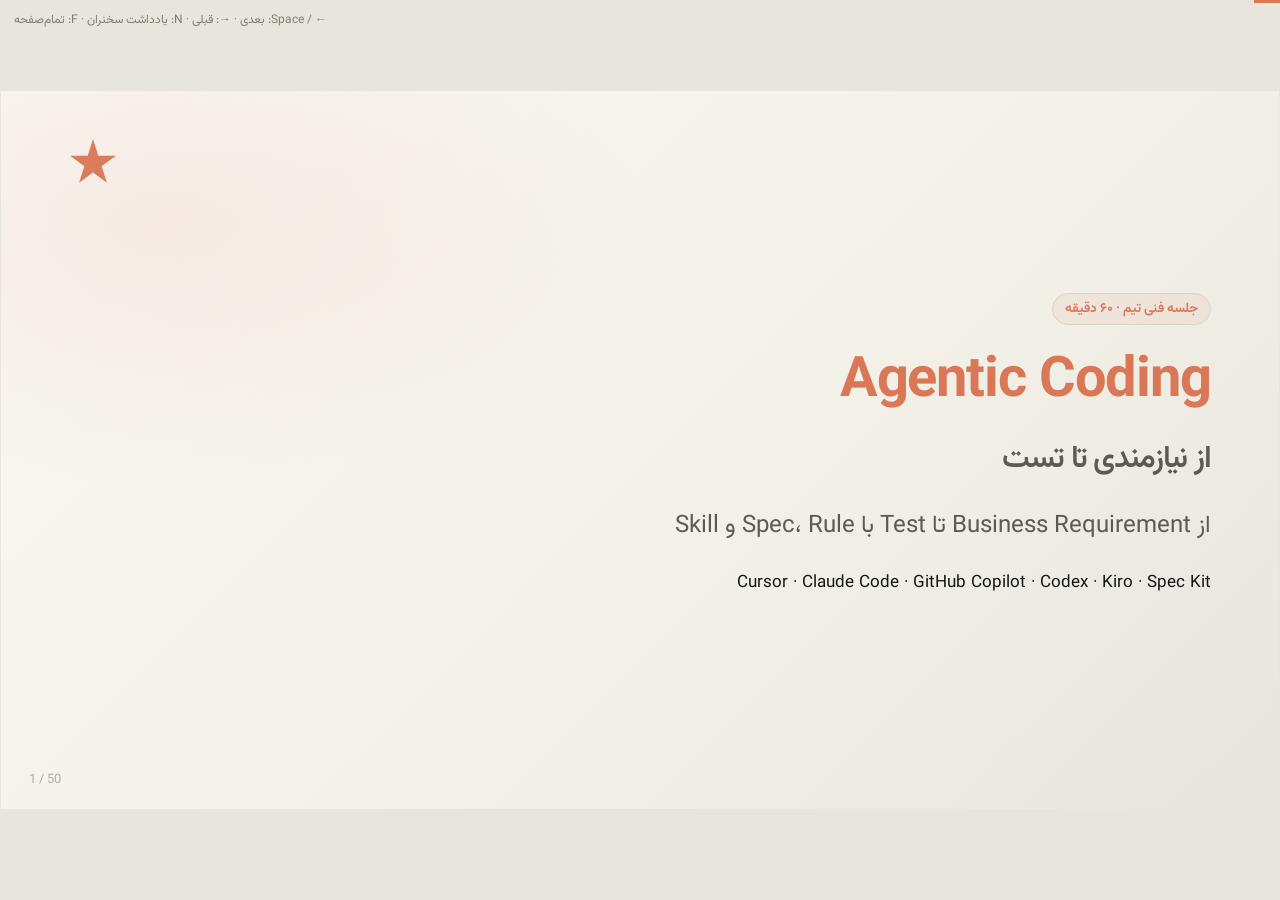
<file: slides.html>
<!doctype html>
<html lang="fa" dir="rtl">
<head>
<meta charset="utf-8" />
<meta name="viewport" content="width=device-width, initial-scale=1" />
<title>Agentic Coding — از نیازمندی تا تست</title>
<link rel="stylesheet" href="assets/css/theme.css" />
<style>
  @page { size: 1280px 720px; margin: 0; }
  html, body { height: 100%; }
  body {
    overflow: hidden;
    background: #e8e6dc;
    -webkit-print-color-adjust: exact;
    print-color-adjust: exact;
  }
  .stage {
    position: absolute;
    top: 50%;
    left: 50%;
    width: 1280px;
    height: 720px;
    transform-origin: center center;
  }
  .slide {
    position: absolute;
    inset: 0;
    width: 1280px;
    height: 720px;
    padding: 52px 68px 44px;
    display: none;
    flex-direction: column;
    overflow: hidden;
    background:
      linear-gradient(180deg, #faf9f5 0%, #f3f1e8 100%);
    color: #141413;
    border: 1px solid #e8e6dc;
  }
  .slide.active { display: flex; }
  .slide::after {
    content: attr(data-n);
    position: absolute;
    bottom: 18px;
    left: 28px;
    font-size: 13px;
    color: #b0aea5;
    direction: ltr;
    font-variant-numeric: tabular-nums;
  }
  .slide .brand {
    position: absolute;
    bottom: 18px;
    right: 68px;
    font-size: 13px;
    color: #b0aea5;
  }
  .slide h1 { font-size: 50px; line-height: 1.28; margin: 0 0 16px; font-weight: 700; letter-spacing: -0.02em; color: #141413; }
  .slide h2 {
    font-size: 34px;
    margin: 0 0 20px;
    font-weight: 700;
    line-height: 1.35;
    letter-spacing: -0.015em;
    color: #141413;
  }
  .slide h2 .en {
    font-size: 18px; color: #5c5a52; font-weight: 500;
    margin-right: 10px; direction: ltr; unicode-bidi: isolate;
  }
  .slide h3 { font-size: 22px; margin: 0 0 8px; color: #141413; font-weight: 700; }
  .slide p, .slide li { font-size: 20px; color: #141413; }
  .slide ul { margin: 0; padding-right: 24px; }
  .slide li { margin: 5px 0; }
  .slide .small, .slide .small li { font-size: 17px; }
  .slide .xs, .slide .xs li { font-size: 15px; }
  .slide .content { flex: 1; display: flex; flex-direction: column; justify-content: center; min-height: 0; }
  .slide .card p, .slide .card li { font-size: 17px; }
  .slide table.compare { font-size: 16px; background: #fff; }
  .slide table.compare th, .slide table.compare td { padding: 9px 12px; border-color: #d9d6c8; }
  .slide table.compare th { background: #e8e6dc; color: #141413; }
  .slide pre {
    font-size: 13.5px; margin: 0;
    background: #f3f1e8; border: 1px solid #d9d6c8; color: #141413;
  }

  .cover {
    background:
      radial-gradient(900px 480px at 12% 18%, rgba(217,119,87,0.10), transparent 55%),
      linear-gradient(135deg, #faf9f5 0%, #f3f1e8 55%, #e8e6dc 100%);
    justify-content: center;
  }
  .cover .titlebox { max-width: 780px; }
  .cover h1 { font-size: 56px; }
  .cover .subtitle { font-size: 24px; color: #5c5a52; margin-bottom: 22px; font-weight: 500; }
  .cover .accent { color: #d97757; }
  .cover::before {
    content: "";
    position: absolute;
    top: 48px; left: 68px;
    width: 48px; height: 48px;
    background: #d97757;
    clip-path: polygon(50% 0%, 61% 35%, 98% 35%, 68% 57%, 79% 91%, 50% 70%, 21% 91%, 32% 57%, 2% 35%, 39% 35%);
    opacity: 0.95;
  }

  .divider {
    justify-content: center;
    background:
      radial-gradient(700px 420px at 85% 20%, rgba(217,119,87,0.12), transparent 60%),
      linear-gradient(180deg, #faf9f5, #f3f1e8);
  }
  .divider .num {
    font-size: 110px; font-weight: 700; color: rgba(217,119,87,0.22);
    line-height: 1; direction: ltr; letter-spacing: -0.04em;
  }
  .divider h1 { font-size: 54px; }
  .divider .hero { display: none; }
  .divider .inner { position: relative; z-index: 1; max-width: 780px; }

  .pill {
    display: inline-block; padding: 3px 12px; border-radius: 999px;
    font-size: 14px; font-weight: 700; border: 1px solid transparent; margin-left: 8px;
  }
  .pill.spec { color: #3d6f9c; border-color: rgba(106,155,204,0.45); background: rgba(106,155,204,0.12); }
  .pill.rule { color: #b85a3d; border-color: rgba(217,119,87,0.45); background: rgba(217,119,87,0.12); }
  .pill.skill { color: #5a6d45; border-color: rgba(120,140,93,0.45); background: rgba(120,140,93,0.14); }
  .pill.doc { color: #5c5a52; border-color: rgba(176,174,165,0.7); background: rgba(176,174,165,0.18); }

  .card { background: #fff; border-color: #d9d6c8; }
  .card.spec { border-color: rgba(106,155,204,0.55); }
  .card.rule { border-color: rgba(217,119,87,0.55); }
  .card.skill { border-color: rgba(120,140,93,0.55); }
  .card.doc { border-color: rgba(176,174,165,0.8); }

  .big-quote {
    font-size: 26px; line-height: 1.65; border-right: 4px solid #d97757;
    padding: 12px 22px; margin: 10px 0 18px;
    background: rgba(217,119,87,0.07); border-radius: 8px; color: #141413;
  }
  .stat { font-size: 60px; font-weight: 700; color: #d97757; line-height: 1.1; direction: ltr; unicode-bidi: isolate; }
  .stat.bad { color: #bf3c3c; }
  .prompt {
    background: #fff; border: 1px solid #d9d6c8; border-radius: 10px;
    padding: 14px 18px; font-size: 17px; line-height: 1.75; color: #141413;
  }
  .prompt.bad { border-color: #bf3c3c; background: rgba(191,60,60,0.05); }
  .prompt.good { border-color: #788c5d; background: rgba(120,140,93,0.08); }
  .label { font-size: 14px; color: #5c5a52; margin-bottom: 6px; display: block; font-weight: 600; }
  .row { display: flex; gap: 20px; align-items: stretch; }
  .row > * { flex: 1; }
  .img-full {
    width: 100%; border-radius: 10px; border: 1px solid #d9d6c8;
    box-shadow: 0 8px 24px rgba(20,20,19,0.06);
  }
  svg text { font-family: "Vazirmatn", Tahoma, sans-serif; }

  .notes { display: none; }
  .notes-panel {
    display: none;
    position: fixed; bottom: 0; left: 0; right: 0;
    max-height: 34vh; overflow: auto;
    background: #141413; color: #faf9f5; border-top: 3px solid #d97757;
    padding: 16px 28px; font-size: 17px; z-index: 50; line-height: 1.8;
  }
  .notes-panel.show { display: block; }
  .hud {
    position: fixed; top: 10px; left: 14px; z-index: 40;
    font-size: 12px; color: #5c5a52; opacity: 0.75; direction: rtl;
  }
  .progress {
    position: fixed; top: 0; right: 0; height: 3px;
    background: #d97757; z-index: 41; transition: width .2s;
  }

  @media print {
    html, body { overflow: visible; height: auto; background: #faf9f5; }
    .stage { position: static; transform: none !important; width: 1280px; height: auto; }
    .slide { display: flex !important; position: relative; page-break-after: always; break-after: page; border: none; }
    .hud, .notes-panel, .progress { display: none !important; }
  }
</style>
</head>
<body>
<div class="progress" id="progress"></div>
<div class="hud">← / Space: بعدی · →: قبلی · N: یادداشت سخنران · F: تمام‌صفحه</div>
<div class="stage" id="stage">

<!-- ============ 1. COVER ============ -->
<section class="slide cover">
  <div class="titlebox">
    <span class="badge">جلسه فنی تیم · ۶۰ دقیقه</span>
    <h1 style="margin-top:22px"><span class="accent">Agentic Coding</span><br/><span style="font-size:0.55em;font-weight:600;color:#5c5a52">از نیازمندی تا تست</span></h1>
    <div class="subtitle">از Business Requirement تا Test با Spec، Rule و Skill</div>
    <p class="muted small">Cursor · Claude Code · GitHub Copilot · Codex · Kiro · Spec Kit</p>
  </div>
  <aside class="notes">سلام و خوش‌آمد. امروز درباره این صحبت می‌کنیم که چطور با عامل‌های هوش مصنوعی به‌صورت تیمی و منظم نرم‌افزار بسازیم؛ نه فقط «چت کردن با AI». تمرکز اصلی: Spec، Rule و Skill و اینکه هر نقش تیم چطور از عامل‌ها استفاده کند.</aside>
</section>

<!-- ============ 2. AGENDA ============ -->
<section class="slide">
  <h2>Agenda</h2>
  <div class="content">
    <div class="grid-2">
      <div class="card"><h3>۱. Why now?</h3><p class="muted">Data, tool evolution, productivity paradox</p></div>
      <div class="card"><h3>۲. Core Concepts</h3><p class="muted">LLM, Agent, Context, Harness, Spec / Rule / Skill</p></div>
      <div class="card"><h3>۳. Spec-Driven Development</h3><p class="muted">Martin Fowler site / Böckeler + how to write Specs</p></div>
      <div class="card"><h3>۴. Team A to Z</h3><p class="muted">Business ← PO ← Tech Lead ← Developer ← Tester</p></div>
      <div class="card"><h3>۵. Tools Comparison</h3><p class="muted">Which tool for which job, folder structure</p></div>
      <div class="card"><h3>۶. Practice &amp; FAQ</h3><p class="muted">How to talk to agents, anti-patterns, roadmap</p></div>
    </div>
  </div>
  <aside class="notes">شش بخش داریم. بخش ۲ و ۳ قلب ارائه است: تفاوت Spec و Rule و Skill و اینکه مستندات کسب‌وکار کجا قرار می‌گیرد.</aside>
</section>

<!-- ============ 3. HOOK ============ -->
<section class="slide">
  <h2>Productivity Paradox</h2>
  <div class="content">
    <div class="row">
      <div class="card">
        <h3>گزارش DORA 2025 (گوگل)</h3>
        <div class="stat">90%</div>
        <p>از توسعه‌دهندگان از AI استفاده می‌کنند؛ بیش از ۸۰٪ احساس بهره‌وری بیشتر دارند.</p>
        <p class="small muted">سرعت تحویل ↑ اما پایداری تحویل ↓</p>
      </div>
      <div class="card">
        <h3>مطالعه کنترل‌شده METR</h3>
        <div class="stat bad">−19%</div>
        <p>توسعه‌دهندگان باتجربه با AI <b>کندتر</b> شدند، در حالی که فکر می‌کردند ۲۰٪ سریع‌ترند.</p>
        <p class="small muted">تسک‌های واقعی در ریپوهای بزرگ متن‌باز</p>
      </div>
    </div>
    <div class="big-quote" style="margin-top:24px">«AI یک <b>تقویت‌کننده</b> است: نقاط قوت و ضعف سازمان را بزرگ‌تر می‌کند.»، DORA 2025</div>
  </div>
  <aside class="notes">این دو داده با هم تناقض ظاهری دارند. پیام: ابزار به‌تنهایی کافی نیست؛ فرایند، context و verification تعیین‌کننده است. امروز درباره همین فرایند صحبت می‌کنیم.</aside>
</section>

<!-- ============ 4. EVOLUTION ============ -->
<section class="slide">
  <h2>From Autocomplete to Agent Teams</h2>
  <div class="content">
    <div class="svg-wrap">
      <svg viewBox="0 0 1130 300" xmlns="http://www.w3.org/2000/svg">
        <defs>
          <marker id="arr1" viewBox="0 0 10 10" refX="9" refY="5" markerWidth="8" markerHeight="8" orient="auto-start-reverse"><path d="M0,0 L10,5 L0,10 z" fill="#d97757"/></marker>
        </defs>
        <g font-size="22" fill="#141413" text-anchor="middle">
          <rect x="880" y="60" width="230" height="150" rx="16" fill="#ffffff" stroke="#6a9bcc"/>
          <text x="995" y="110" font-weight="700">۱. تکمیل خودکار</text>
          <text x="995" y="145" font-size="17" fill="#5c5a52">Autocomplete</text>
          <text x="995" y="178" font-size="16" fill="#5c5a52">یک خط / یک تابع</text>

          <rect x="600" y="60" width="230" height="150" rx="16" fill="#ffffff" stroke="#6a9bcc"/>
          <text x="715" y="110" font-weight="700">۲. چت‌بات</text>
          <text x="715" y="145" font-size="17" fill="#5c5a52">Chat Assistant</text>
          <text x="715" y="178" font-size="16" fill="#5c5a52">سؤال و جواب، کپی‌پیست</text>

          <rect x="320" y="60" width="230" height="150" rx="16" fill="#ffffff" stroke="#d97757" stroke-width="2"/>
          <text x="435" y="110" font-weight="700">۳. عامل</text>
          <text x="435" y="145" font-size="17" fill="#5c5a52">Coding Agent</text>
          <text x="435" y="178" font-size="16" fill="#5c5a52">می‌خواند، می‌نویسد، اجرا می‌کند</text>

          <rect x="40" y="60" width="230" height="150" rx="16" fill="#ffffff" stroke="#d97757" stroke-width="3"/>
          <text x="155" y="110" font-weight="700">۴. تیم عامل‌ها</text>
          <text x="155" y="145" font-size="17" fill="#5c5a52">Multi-Agent</text>
          <text x="155" y="178" font-size="16" fill="#5c5a52">Orchestrator + متخصص‌ها</text>
        </g>
        <g stroke="#d97757" stroke-width="3" marker-end="url(#arr1)">
          <line x1="875" y1="135" x2="838" y2="135"/>
          <line x1="595" y1="135" x2="558" y2="135"/>
          <line x1="315" y1="135" x2="278" y2="135"/>
        </g>
        <text x="565" y="270" text-anchor="middle" font-size="19" fill="#5c5a52">نقش انسان: از «تایپ‌کننده» به «طراح و ناظر حلقه»</text>
      </svg>
    </div>
  </div>
  <aside class="notes">ما از تکمیل خودکار به چت، بعد به عامل‌هایی که خودشان فایل می‌خوانند و تست اجرا می‌کنند رسیدیم. حالا عامل‌های متعدد با نقش‌های تخصصی داریم. نقش ما از نوشتن هر خط به طراحی و نظارت بر حلقه کار تغییر می‌کند.</aside>
</section>

<!-- ============ 5. DIVIDER PART 2 ============ -->
<section class="slide divider">
  <div class="inner">
    <div class="num">02</div>
    <h1>Core Concepts</h1>
    <p class="muted">LLM، Agent، Context Engineering، Harness و چهار artifact اصلی</p>
  </div>
  <aside class="notes">قبل از ابزارها باید زبان مشترک داشته باشیم.</aside>
</section>

<!-- ============ 6. LLM vs ASSISTANT vs AGENT ============ -->
<section class="slide">
  <h2>LLM vs Coding Assistant vs Agent</h2>
  <div class="content">
    <table class="compare">
      <tr><th style="width:18%"></th><th>LLM (مدل زبانی)</th><th>دستیار کدنویسی AI</th><th>عامل کدنویسی (Agent)</th></tr>
      <tr><td><b>چیست؟</b></td><td>مغز: پیش‌بینی متن/توکن</td><td>مدل + UI داخل IDE</td><td>مدل + ابزارها + حلقه تصمیم</td></tr>
      <tr><td><b>مثال</b></td><td class="ltr">Claude, GPT, Gemini</td><td class="ltr">Copilot completions, Chat</td><td class="ltr">Cursor Agent, Claude Code, Codex, Kiro</td></tr>
      <tr><td><b>دسترسی</b></td><td>فقط متن ورودی</td><td>فایل باز / انتخاب‌شده</td><td>کل ریپو، ترمینال، تست، مرورگر، MCP</td></tr>
      <tr><td><b>چه کسی اجرا می‌کند؟</b></td><td>شما</td><td>شما (کپی/قبول)</td><td>خود عامل؛ شما بازبینی می‌کنید</td></tr>
      <tr><td><b>بهترین برای</b></td><td>ایده، توضیح، تحلیل</td><td>تکمیل سریع، سؤال موضعی</td><td>فیچر چندفایلی، رفع باگ، refactor، تست</td></tr>
    </table>
    <div class="big-quote" style="font-size:24px; margin-top:22px">Agent = Model + Harness &nbsp;-&nbsp; یعنی «مدل» فقط بخشی از ماجراست.</div>
  </div>
  <aside class="notes">سؤال رایج: کدام بهتر است؟ جواب: این‌ها لایه‌های یک سیستم هستند. مدل مغز است؛ عامل مدلی است که ابزار و حلقه دارد. فرمول Agent = Model + Harness از Birgitta Böckeler در سایت Martin Fowler است.</aside>
</section>

<!-- ============ 7. AGENT LOOP ============ -->
<section class="slide">
  <h2>Agent Loop</h2>
  <div class="content">
    <div class="row" style="align-items:center">
      <div class="svg-wrap" style="flex:1.2">
        <svg viewBox="0 0 620 460" xmlns="http://www.w3.org/2000/svg">
          <defs><marker id="arr2" viewBox="0 0 10 10" refX="9" refY="5" markerWidth="8" markerHeight="8" orient="auto-start-reverse"><path d="M0,0 L10,5 L0,10 z" fill="#d97757"/></marker></defs>
          <circle cx="310" cy="230" r="85" fill="#ffffff" stroke="#6a9bcc" stroke-width="2"/>
          <text x="310" y="222" text-anchor="middle" fill="#141413" font-size="24" font-weight="700">LLM</text>
          <text x="310" y="255" text-anchor="middle" fill="#5c5a52" font-size="17" direction="ltr">+ Context</text>
          <g font-size="19" fill="#141413" text-anchor="middle">
            <rect x="225" y="10" width="170" height="64" rx="12" fill="#f3f1e8" stroke="#d97757"/>
            <text x="310" y="49">۱. هدف / پرامپت</text>
            <rect x="440" y="198" width="170" height="64" rx="12" fill="#f3f1e8" stroke="#d97757"/>
            <text x="525" y="237">۲. برنامه‌ریزی</text>
            <rect x="225" y="386" width="170" height="64" rx="12" fill="#f3f1e8" stroke="#d97757"/>
            <text x="310" y="425">۳. اجرای ابزار</text>
            <rect x="10" y="198" width="170" height="64" rx="12" fill="#f3f1e8" stroke="#d97757"/>
            <text x="95" y="237">۴. مشاهده نتیجه</text>
          </g>
          <g stroke="#d97757" stroke-width="3" fill="none" marker-end="url(#arr2)">
            <path d="M400,60 Q500,90 520,190"/>
            <path d="M520,270 Q500,370 400,405"/>
            <path d="M220,405 Q120,370 100,270"/>
            <path d="M100,190 Q120,90 220,60"/>
          </g>
        </svg>
      </div>
      <div style="flex:1">
        <ul class="small">
          <li><b>ابزارها:</b> خواندن/جستجوی فایل، ویرایش، ترمینال، تست، مرورگر، MCP</li>
          <li><b>مشاهده:</b> خروجی build، خطای تست، lint</li>
          <li>حلقه تا رسیدن به هدف یا توقف تکرار می‌شود</li>
          <li class="warn">بدون معیار «موفقیت» قابل‌اندازه‌گیری، عامل خودش به خودش نمره می‌دهد!</li>
        </ul>
      </div>
    </div>
  </div>
  <aside class="notes">عامل در یک حلقه کار می‌کند: هدف را می‌گیرد، برنامه می‌ریزد، ابزار اجرا می‌کند، نتیجه را می‌بیند و تکرار می‌کند. مهم‌ترین نکته: باید یک سیگنال قطعی مثل تست داشته باشد؛ ارزیابی خود مدل از «تمام شد» کم‌اعتمادترین سیگنال است.</aside>
</section>

<!-- ============ 7b. WHAT IS CONTEXT ============ -->
<section class="slide">
  <h2>What is Context?</h2>
  <div class="content">
    <div class="row" style="align-items:center">
      <div style="flex:1.05">
        <div class="big-quote" style="font-size:22px; margin-top:0">Context = همه اطلاعاتی که مدل <b>همین لحظه</b> می‌تواند ببیند و بر اساس آن‌ها جواب بدهد.</div>
        <ul class="small">
          <li><b>پنجره محدود است</b> (Context Window): مثل میز کار؛ جا محدود است.</li>
          <li>اگر میز پر شود، چیزهای قدیمی یا کم‌اهمیت <b>جا می‌افتند</b>.</li>
          <li>هر چیز بی‌ربط روی میز = کیفیت پایین‌تر و هزینه بیشتر.</li>
          <li>پس کار ما: انتخاب هوشمندانه اینکه چه چیزی روی میز بماند.</li>
        </ul>
      </div>
      <div style="flex:1">
        <img class="img-full" src="assets/img/context-window.jpg" alt="Context window desk metaphor" />
      </div>
    </div>
  </div>
  <aside class="notes">این اسلاید پایه است. بگویید Context همان چیزی است که مدل الان می‌بیند. محدود است. بعد اسلاید بعدی می‌گوید چطور این زمینه را مهندسی کنیم با Rule و Skill و Spec.</aside>
</section>

<!-- ============ 8. CONTEXT ENGINEERING ============ -->
<section class="slide">
  <h2>Context Engineering</h2>
  <div class="content">
    <div class="big-quote">«Context engineering یعنی گزینش آنچه مدل می‌بیند، تا نتیجه بهتری بگیرید.»<br/><span class="small muted">- Bharani Subramaniam، نقل‌شده در مقاله Birgitta Böckeler، martinfowler.com (فوریه ۲۰۲۶)</span></div>
    <div class="grid-3">
      <div class="card rule"><h3><span class="pill rule">Rules</span></h3><p>دستورالعمل‌های دائمی پروژه</p></div>
      <div class="card skill"><h3><span class="pill skill">Skills</span></h3><p>رویه‌های قابل بارگذاری در صورت نیاز</p></div>
      <div class="card spec"><h3><span class="pill spec">Specs</span></h3><p>قرارداد فیچر فعلی</p></div>
      <div class="card"><h3>MCP</h3><p>اتصال به Jira، DB، مستندات، مرورگر</p></div>
      <div class="card"><h3>Subagents</h3><p>context جدا برای تحقیق و بازبینی</p></div>
      <div class="card"><h3>خود کدبیس</h3><p>کد تمیز = بهترین context</p></div>
    </div>
  </div>
  <aside class="notes">Context پنجره محدودی است. هرچه بی‌ربط‌تر پرش کنید، کیفیت پایین‌تر. Böckeler تأکید می‌کند که طراحی خود کدبیس هم بخشی از context است؛ کد بی‌نظم، عامل بی‌نظم تولید می‌کند.</aside>
</section>

<!-- ============ 9. HARNESS ============ -->
<section class="slide">
  <h2>Harness: Guides &amp; Sensors</h2>
  <div class="content">
    <div class="svg-wrap">
      <svg viewBox="0 0 1130 410" xmlns="http://www.w3.org/2000/svg">
        <defs><marker id="arr3" viewBox="0 0 10 10" refX="9" refY="5" markerWidth="8" markerHeight="8" orient="auto-start-reverse"><path d="M0,0 L10,5 L0,10 z" fill="#d97757"/></marker></defs>
        <rect x="790" y="30" width="320" height="280" rx="16" fill="#ffffff" stroke="#d97757"/>
        <text x="950" y="72" text-anchor="middle" fill="#d97757" font-size="24" font-weight="700">Guides (before)</text>
        <g fill="#141413" font-size="19" text-anchor="middle">
          <text x="950" y="118">AGENTS.md / Rules</text>
          <text x="950" y="155">Spec + Acceptance Criteria</text>
          <text x="950" y="192">Skills</text>
          <text x="950" y="229">ADR / معماری</text>
          <text x="950" y="266">Good code samples</text>
        </g>
        <rect x="435" y="100" width="260" height="140" rx="70" fill="#f3f1e8" stroke="#d97757" stroke-width="3"/>
        <text x="565" y="162" text-anchor="middle" fill="#141413" font-size="26" font-weight="700">عامل</text>
        <text x="565" y="196" text-anchor="middle" fill="#5c5a52" font-size="17">Model</text>
        <rect x="20" y="30" width="320" height="280" rx="16" fill="#ffffff" stroke="#788c5d"/>
        <text x="180" y="72" text-anchor="middle" fill="#788c5d" font-size="24" font-weight="700">Sensors (after)</text>
        <g fill="#141413" font-size="19" text-anchor="middle">
          <text x="180" y="118">Build / Compiler</text>
          <text x="180" y="155">Unit + Integration Tests</text>
          <text x="180" y="192">Linter / Format</text>
          <text x="180" y="229">Architecture Tests</text>
          <text x="180" y="266">Review Agent (read-only)</text>
        </g>
        <g stroke="#d97757" stroke-width="3" marker-end="url(#arr3)" fill="none">
          <line x1="785" y1="170" x2="702" y2="170"/>
          <line x1="430" y1="170" x2="347" y2="170"/>
          <path d="M180,315 Q565,365 950,318"/>
        </g>
        <text x="565" y="398" text-anchor="middle" fill="#5c5a52" font-size="17">بازخورد: اگر نتیجه بد بود، Harness را اصلاح کن، نه فقط خروجی را</text>
      </svg>
    </div>
  </div>
  <aside class="notes">از مقاله Harness Engineering در martinfowler.com: هدف این است که احتمال درست انجام دادن بار اول بالا برود و یک feedback loop خودکار خطاها را قبل از رسیدن به انسان بگیرد. راهنماها قبل از عمل، حسگرها بعد از عمل.</aside>
</section>

<!-- ============ 10. FOUR ARTIFACTS ============ -->
<section class="slide">
  <h2>Four Artifacts: Spec / Rule / Skill / Doc</h2>
  <div class="content">
    <div class="row" style="align-items:center">
      <img class="img-full" src="assets/img/spec-rule-skill.jpg" alt="Spec Rule Skill Docs" style="flex:1; max-width:520px"/>
      <div style="flex:1">
        <p><span class="pill spec">Spec</span> = <b>این بار چه بسازیم</b></p>
        <p><span class="pill rule">Rule</span> = <b>همیشه اینجا چطور کار می‌کنیم</b></p>
        <p><span class="pill skill">Skill</span> = <b>این نوع کار را چطور انجام بدهیم</b></p>
        <p><span class="pill doc">Business Doc</span> = <b>کسب‌وکار چه معنایی دارد</b></p>
        <p class="small muted" style="margin-top:20px">اشتباه شماره ۱ تیم‌ها: کپی کردن کل BRD داخل فایل Rule.</p>
      </div>
    </div>
  </div>
  <aside class="notes">این مهم‌ترین اسلاید ارائه است. اگر فقط یک چیز یادتان بماند: Spec برای یک فیچر است، Rule دائمی است، Skill یک رویه است، و مستندات کسب‌وکار ماده خام است نه پیکربندی عامل.</aside>
</section>

<!-- ============ 11. WHAT IS A SPEC ============ -->
<section class="slide">
  <h2>What is a <span class="pill spec">Spec</span>?</h2>
  <div class="content">
    <div class="row">
      <div>
        <p>توصیف <b>یک فیچر یا تغییر مشخص</b>: هدف، داستان کاربر، Acceptance Criteria، خارج از محدوده، لبه‌ها.</p>
        <ul class="small">
          <li><b>عمر:</b> برای یک فیچر/تسک (در حالت spec-anchored نگه داشته می‌شود)</li>
          <li><b>کی بارگذاری می‌شود:</b> فقط وقتی روی همان فیچر کار می‌شود</li>
          <li><b>نویسنده:</b> PO + Tech Lead</li>
          <li><b>مصرف‌کننده:</b> عامل توسعه، Developer، Tester</li>
          <li><b>محل:</b> <code>specs/001-feature/spec.md</code></li>
        </ul>
      </div>
      <div class="card spec">
        <h3>مثال جمله Spec</h3>
        <p>«Given قسطی با بیش از ۳۰ روز تأخیر، When لیست پیگیری درخواست شود، Then آن قسط با برچسب Overdue نمایش داده شود.»</p>
        <p class="muted small">قابل تست ✓ · مختص این فیچر ✓</p>
      </div>
    </div>
  </div>
  <aside class="notes">Spec قرارداد بین کسب‌وکار، فنی و عامل است. Acceptance Criteria باید قابل تست باشد؛ همین معیارها بعداً حسگرهای عامل می‌شوند.</aside>
</section>

<!-- ============ 12. WHAT IS A RULE ============ -->
<section class="slide">
  <h2>What is a <span class="pill rule">Rule</span>?</h2>
  <div class="content">
    <div class="row">
      <div>
        <p>سیاست <b>دائمی</b> پروژه که عامل در تقریباً هر ویرایش مرتبط باید رعایت کند.</p>
        <ul class="small">
          <li>مرزهای معماری (Clean Architecture)</li>
          <li>نام‌گذاری و ساختار پوشه</li>
          <li>حداقل‌های تست، امنیت، دستورهای build</li>
          <li><b>محل:</b> <code>AGENTS.md</code>، <code>.cursor/rules/*.mdc</code>، <code>CLAUDE.md</code>، <code>.github/copilot-instructions.md</code></li>
          <li><b>مالک:</b> Tech Lead، مثل کد review شود</li>
        </ul>
      </div>
      <div class="card rule">
        <h3>مثال Rule</h3>
        <pre>- Domain must not reference Infrastructure.
- Money fields use decimal, never double.
- Never hardcode secrets.
- Run: dotnet build &amp;&amp; dotnet test</pre>
        <p class="muted small">دائمی ✓ · کوتاه و دستوری ✓</p>
      </div>
    </div>
  </div>
  <aside class="notes">Rule ها همیشه یا با glob بارگذاری می‌شوند؛ پس هر کلمه اضافه هزینه context دارد. کوتاه، دستوری، و دائمی بنویسید.</aside>
</section>

<!-- ============ 13. WHAT IS A SKILL ============ -->
<section class="slide">
  <h2>What is a <span class="pill skill">Skill</span>? <span class="en">agentskills.io</span></h2>
  <div class="content">
    <div class="row" style="align-items:center">
      <div>
        <p>یک <b>رویه قابل‌استفاده مجدد</b> که عامل فقط وقتی لازم است بارگذاری می‌کند. استاندارد باز (اصالتاً از Anthropic) که Cursor، Claude Code، Copilot و Codex پشتیبانی می‌کنند.</p>
        <pre>.agents/skills/dotnet-cqrs-feature/
  SKILL.md        # name + description + steps
  references/     # optional docs
  scripts/        # optional helpers
  assets/         # optional templates</pre>
      </div>
      <div class="svg-wrap" style="max-width:470px">
        <svg viewBox="0 0 470 330" xmlns="http://www.w3.org/2000/svg">
          <rect x="135" y="10" width="200" height="70" rx="12" fill="rgba(120,140,93,0.18)" stroke="#788c5d"/>
          <text x="235" y="42" text-anchor="middle" fill="#141413" font-size="18" font-weight="700">۱. کشف</text>
          <text x="235" y="66" text-anchor="middle" fill="#5c5a52" font-size="14">name + description (~100 توکن)</text>
          <rect x="85" y="110" width="300" height="80" rx="12" fill="rgba(120,140,93,0.12)" stroke="#788c5d"/>
          <text x="235" y="145" text-anchor="middle" fill="#141413" font-size="18" font-weight="700">۲. فعال‌سازی</text>
          <text x="235" y="172" text-anchor="middle" fill="#5c5a52" font-size="14">کل SKILL.md (&lt; ۵۰۰۰ توکن)</text>
          <rect x="25" y="220" width="420" height="90" rx="12" fill="rgba(120,140,93,0.06)" stroke="#788c5d"/>
          <text x="235" y="258" text-anchor="middle" fill="#141413" font-size="18" font-weight="700">۳. اجرا</text>
          <text x="235" y="286" text-anchor="middle" fill="#5c5a52" font-size="14">references / scripts فقط در صورت نیاز</text>
        </svg>
        <p class="xs muted" style="text-align:center">Progressive Disclosure</p>
      </div>
    </div>
  </div>
  <aside class="notes">نکته کلیدی Skill: بارگذاری تدریجی. عامل در شروع فقط نام و توضیح همه Skill ها را می‌بیند؛ وقتی کار مرتبط بود کل متن را می‌خواند. پس می‌توانید ده‌ها Skill داشته باشید بدون شلوغ کردن context. فیلد description همه بار trigger را به دوش می‌کشد.</aside>
</section>

<!-- ============ 14. BUSINESS DOCS ============ -->
<section class="slide">
  <h2><span class="pill doc">Business Doc</span> ≠ Agent <span class="pill rule">Rule</span></h2>
  <div class="content">
    <div class="row">
      <div>
        <p>مستندات کسب‌وکار = دانش دامنه برای انسان‌ها (و گاهی عامل): Glossary، روایت فرایند، BRD، نقشه فرایند.</p>
        <p class="small">به‌طور خودکار بارگذاری <b>نمی‌شود</b>؛ از Spec به آن لینک بدهید یا خلاصه‌اش را در Skill/references بگذارید.</p>
        <p class="small muted">محل پیشنهادی: <code>docs/domain/glossary.md</code>، <code>docs/domain/installments.md</code></p>
      </div>
      <div class="card doc">
        <h3>Business rule: «اقساط معوق بیش از ۳۰ روز باید پیگیری شوند»</h3>
        <ul class="small">
          <li>✓ در <b>مستند دامنه</b> (حقیقت برای انسان)</li>
          <li>✓ در <b>Spec</b> فیچر مربوطه، به‌شکل Acceptance Criteria</li>
          <li>✓ اختیاری: در <b>references یک Skill</b> اگر مکرر لازم است</li>
          <li class="warn">✗ در <code>.cursor/rules</code>، مگر قرارداد دائمی کدنویسی باشد</li>
        </ul>
      </div>
    </div>
  </div>
  <aside class="notes">این سؤال را زیاد می‌پرسند: «قوانین کسب‌وکار ما Rule هستند یا Skill؟» جواب: معمولاً هیچ‌کدام! جای آن‌ها در مستندات دامنه و Spec است. Rule عامل یعنی قرارداد کدنویسی، مثل «پول همیشه decimal».</aside>
</section>

<!-- ============ 15. DECISION TREE ============ -->
<section class="slide">
  <h2>Decision Tree: Spec / Rule / Skill / Doc؟</h2>
  <div class="content">
    <div class="svg-wrap">
      <svg viewBox="0 0 1130 470" xmlns="http://www.w3.org/2000/svg">
        <defs><marker id="arr4" viewBox="0 0 10 10" refX="9" refY="5" markerWidth="8" markerHeight="8" orient="auto-start-reverse"><path d="M0,0 L10,5 L0,10 z" fill="#5c5a52"/></marker></defs>
        <g font-size="19" text-anchor="middle">
          <rect x="415" y="5" width="300" height="56" rx="12" fill="#ffffff" stroke="#6a9bcc"/>
          <text x="565" y="40" fill="#141413" font-weight="700">دانش / متن جدید</text>

          <rect x="730" y="105" width="380" height="56" rx="28" fill="#f3f1e8" stroke="#5c5a52"/>
          <text x="920" y="140" fill="#141413">فقط برای همین فیچر/تغییر است؟</text>
          <rect x="730" y="205" width="380" height="56" rx="28" fill="#f3f1e8" stroke="#5c5a52"/>
          <text x="920" y="240" fill="#141413">قرارداد دائمی کد/معماری/امنیت؟</text>
          <rect x="730" y="305" width="380" height="56" rx="28" fill="#f3f1e8" stroke="#5c5a52"/>
          <text x="920" y="340" fill="#141413">رویه تکراری «چطور انجام بده»؟</text>

          <rect x="330" y="105" width="300" height="56" rx="12" fill="rgba(106,155,204,0.12)" stroke="#6a9bcc"/>
          <text x="480" y="140" fill="#6a9bcc" font-weight="700" direction="ltr">Spec  →  specs/</text>
          <rect x="330" y="205" width="300" height="56" rx="12" fill="rgba(217,119,87,0.12)" stroke="#d97757"/>
          <text x="480" y="240" fill="#d97757" font-weight="700" direction="ltr">Rule  →  AGENTS.md / rules</text>
          <rect x="330" y="305" width="300" height="56" rx="12" fill="rgba(120,140,93,0.12)" stroke="#788c5d"/>
          <text x="480" y="340" fill="#788c5d" font-weight="700" direction="ltr">Skill  →  .agents/skills/</text>
          <rect x="730" y="400" width="380" height="56" rx="12" fill="rgba(176,174,165,0.12)" stroke="#b0aea5"/>
          <text x="920" y="435" fill="#b0aea5" font-weight="700" direction="ltr">Business Doc  →  docs/domain/</text>
        </g>
        <g stroke="#5c5a52" stroke-width="2.5" marker-end="url(#arr4)" fill="none">
          <path d="M715,33 L920,33 L920,98"/>
          <line x1="725" y1="133" x2="637" y2="133"/>
          <line x1="725" y1="233" x2="637" y2="233"/>
          <line x1="725" y1="333" x2="637" y2="333"/>
          <line x1="920" y1="163" x2="920" y2="198"/>
          <line x1="920" y1="263" x2="920" y2="298"/>
          <line x1="920" y1="363" x2="920" y2="393"/>
        </g>
        <g font-size="16" fill="#788c5d"><text x="680" y="124">بله</text><text x="680" y="224">بله</text><text x="680" y="324">بله</text></g>
        <g font-size="16" fill="#bf3c3c" text-anchor="start" direction="ltr"><text x="935" y="186">خیر</text><text x="935" y="286">خیر</text><text x="935" y="386">خیر</text></g>
        <text x="170" y="200" text-anchor="middle" font-size="17" fill="#5c5a52">سه مورد اول به عامل</text>
        <text x="170" y="226" text-anchor="middle" font-size="17" fill="#5c5a52">داده می‌شوند؛ Doc را</text>
        <text x="170" y="252" text-anchor="middle" font-size="17" fill="#5c5a52">از Spec لینک کنید</text>
      </svg>
    </div>
  </div>
  <aside class="notes">این درخت را در پوشه samples/templates هم گذاشته‌ام. سه سؤال: آیا فقط برای این فیچر است؟ آیا قرارداد دائمی است؟ آیا رویه تکراری است؟ اگر هیچ‌کدام، مستند کسب‌وکار باقی بماند و از Spec به آن لینک بدهید.</aside>
</section>

<!-- ============ 16. SKILLS vs RULES ============ -->
<section class="slide">
  <h2>Skills vs Rules</h2>
  <div class="content">
    <table class="compare">
      <tr><th style="width:20%"></th><th><span class="pill rule">Rules</span></th><th><span class="pill skill">Skills</span></th></tr>
      <tr><td><b>هدف</b></td><td>استاندارد و قرارداد کدنویسی</td><td>آموزش یک قابلیت یا گردش‌کار تخصصی</td></tr>
      <tr><td><b>بارگذاری</b></td><td>همیشه یا با glob (کل متن)</td><td>در صورت نیاز (تدریجی)</td></tr>
      <tr><td><b>محتوا</b></td><td>فقط دستورالعمل</td><td>دستورالعمل + اسکریپت + مثال + منابع</td></tr>
      <tr><td><b>طول مناسب</b></td><td>کوتاه (هزینه context دائمی)</td><td>می‌تواند بلندتر باشد</td></tr>
      <tr><td><b>قابلیت حمل</b></td><td>فرمت‌های مختلف به ازای هر ابزار</td><td>استاندارد باز واحد (agentskills.io)</td></tr>
      <tr><td><b>مثال</b></td><td>«Domain به Infrastructure وابسته نباشد»</td><td>«مراحل افزودن فیچر CQRS» / «ساخت migration»</td></tr>
      <tr><td><b>سیگنال جابه‌جایی</b></td><td>اگر Rule شبیه آموزش گام‌به‌گام شد ← Skill کن</td><td>اگر Skill همیشه لازم است و کوتاه ← Rule کن</td></tr>
    </table>
  </div>
  <aside class="notes">این مقایسه بر اساس مستندات VS Code و Cursor است. قاعده سرانگشتی: Rule همیشه هزینه دارد چون همیشه در context است؛ پس کوتاه. Skill فقط وقتی لازم است بارگذاری می‌شود؛ پس می‌تواند مفصل باشد.</aside>
</section>

<!-- ============ 17. MCP / SUBAGENTS / HOOKS ============ -->
<section class="slide">
  <h2>MCP, Subagent &amp; Hook</h2>
  <div class="content">
    <div class="grid-3">
      <div class="card">
        <h3>MCP</h3>
        <p class="small">Model Context Protocol، پروتکل استاندارد اتصال عامل به سیستم‌های بیرونی.</p>
        <p class="small muted">Jira، GitLab، دیتابیس، مستندات، مرورگر</p>
      </div>
      <div class="card">
        <h3>Subagent</h3>
        <p class="small">عامل کمکی با <b>context جدا</b> و ابزار محدود؛ فقط خلاصه برمی‌گرداند.</p>
        <p class="small muted">تحقیق کدبیس، بازبینی read-only، تست</p>
      </div>
      <div class="card">
        <h3>Hook</h3>
        <p class="small">اسکریپت قطعی در رویدادهای عامل (قبل/بعد ابزار، پایان).</p>
        <p class="small muted">«Rule توصیه است؛ Hook تضمین است.»</p>
      </div>
    </div>
    <p class="small" style="margin-top:24px">مثال: بعد از هر ویرایش فایل <code>.cs</code> ← Hook اجرای <code>dotnet build</code>؛ قبل از commit ← subagent بازبین.</p>
  </div>
  <aside class="notes">Anthropic می‌گوید CLAUDE.md توصیه‌ای است ولی Hook قطعی است. چیزهایی که حتماً باید اتفاق بیفتد را Hook کنید. Subagent ها context اصلی را تمیز نگه می‌دارند.</aside>
</section>

<!-- ============ 18. DIVIDER PART 3 ============ -->
<section class="slide divider">
  <div class="inner">
    <div class="num">03</div>
    <h1>Spec-Driven Development</h1>
    <p class="muted">Spec-Driven Development، دیدگاه martinfowler.com و نحوه نوشتن Spec، Rule و Skill</p>
  </div>
  <aside class="notes">حالا به بحث داغ این روزها می‌رسیم: SDD.</aside>
</section>

<!-- ============ 19. WHY SPECS ============ -->
<section class="slide">
  <h2>Why Spec? Vibe Coding vs Structured</h2>
  <div class="content">
    <div class="row">
      <div class="card" style="border-color:rgba(191,60,60,0.5)">
        <h3 style="color:#bf3c3c">Vibe Coding</h3>
        <ul class="small">
          <li>پرامپت ← کد ← امید!</li>
          <li>عامل «چیز اشتباهی» را درست می‌سازد</li>
          <li>هیچ Acceptance Criteriaی برای بازبینی نیست</li>
          <li>دانش در تاریخچه چت گم می‌شود</li>
          <li>برای نمونه اولیه خوب؛ برای محصول پرریسک</li>
        </ul>
      </div>
      <div class="card" style="border-color:rgba(120,140,93,0.5)">
        <h3 style="color:#788c5d">Spec-Driven</h3>
        <ul class="small">
          <li>نیازمندی ← Spec ← Plan ← Tasks ← کد</li>
          <li>هم‌راستایی PO و فنی <b>قبل</b> از مصرف توکن</li>
          <li>Acceptance Criteria = حسگر عامل</li>
          <li>Spec در ریپو می‌ماند و نسخه‌بندی می‌شود</li>
          <li>بازبینی در برابر Spec، نه حافظه</li>
        </ul>
      </div>
    </div>
    <p class="small muted" style="margin-top:18px">DX / Laura Tacho: مشکل اصلی تیم‌ها «هم‌راستایی» است، SDD تلاشی برای حل همین است.</p>
  </div>
  <aside class="notes">در پادکست Thoughtworks، Birgitta Böckeler و Laura Tacho می‌گویند ارزش اصلی SDD هم‌راستایی است: قبل از اینکه عامل شروع کند، همه درباره «چه» توافق داشته باشند.</aside>
</section>

<!-- ============ 20. BOCKELER 3 LEVELS ============ -->
<section class="slide">
  <h2>SDD Levels (Böckeler) <span class="en">martinfowler.com</span></h2>
  <div class="content">
    <div class="row" style="align-items:center">
      <div style="flex:1.1">
        <div class="card spec" style="margin-bottom:12px">
          <h3>۱. Spec-first</h3>
          <p class="small">Spec خوب اول نوشته می‌شود و برای همین تسک استفاده می‌شود؛ بعد از تسک ممکن است کنار گذاشته شود.</p>
        </div>
        <div class="card spec" style="margin-bottom:12px">
          <h3>۲. Spec-anchored</h3>
          <p class="small">Spec بعد از اتمام تسک <b>نگه داشته می‌شود</b> و برای تکامل و نگهداری همان فیچر استفاده می‌شود.</p>
        </div>
        <div class="card spec">
          <h3>۳. Spec-as-source</h3>
          <p class="small">فقط Spec توسط انسان ویرایش می‌شود؛ کد تولیدی است و دستی ویرایش نمی‌شود. <span class="muted">(هنوز آزمایشی)</span></p>
        </div>
      </div>
      <img class="img-full" src="assets/img/sdd-levels.jpg" alt="SDD levels" style="flex:0.9; max-width:470px"/>
    </div>
    <p class="xs muted">منبع: “Understanding Spec-Driven-Development: Kiro, spec-kit, and Tessl”، Birgitta Böckeler، martinfowler.com</p>
  </div>
  <aside class="notes">Böckeler این سه اصطلاح را خودش ساخته تا آشفتگی بازار را مرتب کند. پیشنهاد من برای تیم ما: برای فیچرهای مهم حداقل spec-anchored؛ یعنی Spec را بعد از merge دور نریزیم و به‌روز نگه داریم.</aside>
</section>

<!-- ============ 21. HOW SDD HELPS US ============ -->
<section class="slide">
  <h2>How SDD Helps the Team</h2>
  <div class="content">
    <div class="grid-3">
      <div class="card"><h3>🎯 هم‌راستایی</h3><p>PO و Tech Lead قبل از کد توافق می‌کنند</p></div>
      <div class="card"><h3>✅ Quality gate</h3><p>Acceptance Criteria ← تست ← حسگر عامل</p></div>
      <div class="card"><h3>🔁 کاهش دوباره‌کاری</h3><p>کمتر «عامل چیز اشتباه ساخت»</p></div>
      <div class="card"><h3>🤝 تحویل شفاف</h3><p>BRD ← Spec ← Plan ← Tasks ← کد ← تست</p></div>
      <div class="card"><h3>🔍 بازبینی بهتر</h3><p>Reviewer در برابر Spec چک می‌کند</p></div>
      <div class="card"><h3>🌱 رشد جونیورها</h3><p>Spec = بریف، Skill = روش انجام</p></div>
    </div>
  </div>
  <aside class="notes">این شش مزیت را برای تیم خودمان خلاصه کرده‌ام. مهم‌ترین: معیارهای پذیرش Spec مستقیماً تبدیل به تست می‌شوند و عامل با آن‌ها خودش را اصلاح می‌کند.</aside>
</section>

<!-- ============ 22. KIRO / SPECKIT / TESSL ============ -->
<section class="slide">
  <h2>Kiro / Spec Kit / Tessl</h2>
  <div class="content">
    <table class="compare">
      <tr><th style="width:16%"></th><th>Kiro (AWS)</th><th>Spec Kit (GitHub)</th><th>Tessl</th></tr>
      <tr><td><b>نوع</b></td><td>IDE agentic</td><td>CLI + slash command در ابزار شما</td><td>فریم‌ورک + رجیستری Skill</td></tr>
      <tr><td><b>جریان</b></td><td>Requirements ← Design ← Tasks</td><td>Constitution ← Specify ← Plan ← Tasks ← Implement</td><td>Spec ← کد تولیدی</td></tr>
      <tr><td><b>سطح (Böckeler)</b></td><td>سبک، spec-first</td><td>قابل سفارشی‌ترین، عملاً spec-first</td><td>تنها هدف‌گذاری spec-anchored / as-source</td></tr>
      <tr><td><b>ابزارهای پشتیبان</b></td><td>خود Kiro</td><td>~۳۰ عامل: Copilot، Claude، Cursor، ...</td><td>Claude Code، Codex، Gemini، ...</td></tr>
      <tr><td><b>مناسب برای</b></td><td>تیم‌های AWS، شروع سریع</td><td>تیم‌هایی که artifact در ریپو می‌خواهند</td><td>آزمایش آینده‌نگر</td></tr>
    </table>
    <p class="small muted" style="margin-top:16px">نقد رایج کاربران: «Spec Kit گاهی شبیه آبشار (waterfall) برای عامل‌هاست»، Spec را سبک نگه دارید.</p>
  </div>
  <aside class="notes">ارزیابی Böckeler: Kiro ساده‌ترین، Spec Kit قابل سفارشی‌ترین چون همه artifact ها در workspace شماست، و Tessl تنها ابزاری که به سمت spec-as-source می‌رود ولی هنوز beta است.</aside>
</section>

<!-- ============ 23. SPEC KIT FLOW ============ -->
<section class="slide">
  <h2>Spec Kit Flow <span class="en">github/spec-kit</span></h2>
  <div class="content">
    <div class="svg-wrap">
      <svg viewBox="0 0 1130 260" xmlns="http://www.w3.org/2000/svg">
        <defs><marker id="arr5" viewBox="0 0 10 10" refX="9" refY="5" markerWidth="8" markerHeight="8" orient="auto-start-reverse"><path d="M0,0 L10,5 L0,10 z" fill="#d97757"/></marker></defs>
        <g font-size="19" text-anchor="middle">
          <rect x="925" y="40" width="190" height="130" rx="14" fill="#ffffff" stroke="#d97757"/>
          <text x="1020" y="85" fill="#d97757" font-weight="700" direction="ltr">/constitution</text>
          <text x="1020" y="120" fill="#141413" font-size="16">اصول دائمی پروژه</text>
          <text x="1020" y="145" fill="#5c5a52" font-size="14">≈ Rules</text>

          <rect x="700" y="40" width="190" height="130" rx="14" fill="#ffffff" stroke="#6a9bcc"/>
          <text x="795" y="85" fill="#6a9bcc" font-weight="700" direction="ltr">/specify</text>
          <text x="795" y="120" fill="#141413" font-size="16">چه و چرا</text>
          <text x="795" y="145" fill="#5c5a52" font-size="14">spec.md</text>

          <rect x="475" y="40" width="190" height="130" rx="14" fill="#ffffff" stroke="#6a9bcc"/>
          <text x="570" y="85" fill="#6a9bcc" font-weight="700" direction="ltr">/plan</text>
          <text x="570" y="120" fill="#141413" font-size="16">چگونه (فنی)</text>
          <text x="570" y="145" fill="#5c5a52" font-size="14">plan.md</text>

          <rect x="250" y="40" width="190" height="130" rx="14" fill="#ffffff" stroke="#6a9bcc"/>
          <text x="345" y="85" fill="#6a9bcc" font-weight="700" direction="ltr">/tasks</text>
          <text x="345" y="120" fill="#141413" font-size="16">تکه‌های کوچک</text>
          <text x="345" y="145" fill="#5c5a52" font-size="14">tasks.md</text>

          <rect x="25" y="40" width="190" height="130" rx="14" fill="#ffffff" stroke="#788c5d"/>
          <text x="120" y="85" fill="#788c5d" font-weight="700" direction="ltr">/implement</text>
          <text x="120" y="120" fill="#141413" font-size="16">اجرا + تست</text>
          <text x="120" y="145" fill="#5c5a52" font-size="14">code</text>
        </g>
        <g stroke="#d97757" stroke-width="3" marker-end="url(#arr5)">
          <line x1="920" y1="105" x2="897" y2="105"/>
          <line x1="695" y1="105" x2="672" y2="105"/>
          <line x1="470" y1="105" x2="447" y2="105"/>
          <line x1="245" y1="105" x2="222" y2="105"/>
        </g>
        <text x="795" y="215" text-anchor="middle" font-size="17" fill="#5c5a52">⬆ Human gate: PO + TL تأیید</text>
        <text x="345" y="215" text-anchor="middle" font-size="17" fill="#5c5a52">⬆ Human gate: TL تأیید Plan/Tasks</text>
      </svg>
    </div>
    <p class="small">نمونه کامل در ریپو: <code>samples/specs/001-installment-followup/</code> (spec.md, plan.md, tasks.md)</p>
  </div>
  <aside class="notes">Spec Kit این مراحل را با slash command در Cursor یا Copilot یا Claude اجرا می‌کند. دو Human gate مهم داریم: تأیید Spec و تأیید Plan. بعد از آن عامل می‌تواند با آزادی بیشتری پیاده کند.</aside>
</section>

<!-- ============ 24. HOW TO WRITE A SPEC ============ -->
<section class="slide">
  <h2>How to Write a Good <span class="pill spec">Spec</span></h2>
  <div class="content">
    <div class="row">
      <div class="card spec">
        <h3>قالب حداقلی</h3>
        <ol class="small" style="padding-right:24px; margin:0">
          <li>هدف (یک پاراگراف)</li>
          <li>داستان‌های کاربر</li>
          <li><b>Acceptance Criteria قابل تست</b> (Given/When/Then)</li>
          <li>خارج از محدوده (Non-goals)</li>
          <li>قوانین دامنه مرتبط (لینک به docs)</li>
          <li>لبه‌ها و خطاها</li>
          <li>وابستگی‌ها</li>
          <li>Definition of Done</li>
        </ol>
      </div>
      <div class="card">
        <h3>چک‌لیست کیفیت</h3>
        <ul class="small">
          <li>☐ هر معیار با تست یا دمو قابل اثبات است</li>
          <li>☐ معماری مفصل اینجا نیست (برود در Plan / ADR)</li>
          <li>☐ اندازه یک PR یا اپیک کوتاه</li>
          <li>☐ واژه‌ها هم‌خوان با Glossary کسب‌وکار</li>
          <li>☐ Non-goals روشن (جلوی scope creep عامل)</li>
          <li>☐ بعد از merge نگه داشته و به‌روز شود</li>
        </ul>
      </div>
    </div>
  </div>
  <aside class="notes">قالب کامل در samples/templates/WRITE-A-SPEC.md است. مهم‌ترین بخش Acceptance Criteria است؛ اگر نتوانید برایش تست بنویسید، معیار مبهم است. Non-goals هم خیلی مهم است چون عامل‌ها تمایل دارند کار اضافه انجام دهند.</aside>
</section>

<!-- ============ 25. SPEC SAMPLE ============ -->
<section class="slide">
  <h2>Sample Spec: Installment Follow-up</h2>
  <div class="content">
    <div class="card spec" style="font-size:17px">
      <p style="font-size:18px"><b>هدف:</b> فروشنده اقساط معوق را شناسایی و اقدام پیگیری ثبت کند تا وضعیت شفاف شود.</p>
      <p style="font-size:18px; margin-bottom:6px"><b>Acceptance Criteria:</b></p>
      <ol class="small" style="padding-right:24px; margin-top:0">
        <li>Given قسط با بیش از ۳۰ روز تأخیر، When لیست درخواست شود، Then با برچسب <code>Overdue</code> بیاید.</li>
        <li>Given قسط معوق، When پیگیری ثبت شود، Then رکورد با <code>CreatedAt</code> و <code>CreatedBy</code> ذخیره شود.</li>
        <li>Given پیگیری‌ها، When جزئیات خوانده شود، Then تاریخچه جدید به قدیم برگردد.</li>
        <li>Given ورودی نامعتبر، When ثبت شود، Then خطای اعتبارسنجی/NotFound و هیچ ذخیره‌ای.</li>
      </ol>
      <p style="font-size:18px"><b>خارج از محدوده:</b> ارسال خودکار پیامک، محاسبه جریمه، UI وب.</p>
      <p style="font-size:18px"><b>Domain rule (از docs):</b> هر اقدام پیگیری باید قابل ممیزی باشد.</p>
    </div>
  </div>
  <aside class="notes">این Spec الهام‌گرفته از فیچر follow-up در agent.portal است. ببینید که Business rule ۳۰ روز اینجا به شکل Acceptance Criteria آمده، نه در Rule.</aside>
</section>

<!-- ============ 26. HOW TO WRITE A RULE ============ -->
<section class="slide">
  <h2>How to Write a Good <span class="pill rule">Rule</span></h2>
  <div class="content">
    <div class="row">
      <div>
        <ul class="small">
          <li class="accent"><b>✓ خوب:</b></li>
          <li>کوتاه، دستوری: Do / Don't</li>
          <li>دائمی، نه مخصوص یک تیکت</li>
          <li>با <code>globs</code> محدود شود</li>
          <li>چند فایل کوچک بهتر از یک فایل غول</li>
          <li class="warn" style="margin-top:14px"><b>✗ بد:</b></li>
          <li>مقاله بلند / آموزش گام‌به‌گام (← Skill)</li>
          <li>دستور مخصوص یک فیچر (← Spec)</li>
          <li>کپی BRD (← docs)</li>
        </ul>
      </div>
      <div>
        <span class="label ltr">.cursor/rules/dotnet-clean-architecture.mdc</span>
        <pre>---
description: Clean Architecture boundaries
globs: "**/*.{cs,csproj}"
alwaysApply: false
---
# .NET Clean Architecture
## Do
- Depend inward: Host → Application → Domain
- Business rules in Domain/Application
- Use Result for expected failures
## Don't
- Reference Infrastructure from Domain
- Use DbContext in controllers
- Invent folder layouts without an ADR</pre>
      </div>
    </div>
  </div>
  <aside class="notes">فرمت mdc در Cursor تنها فرمتی است که برای هر Rule فعال‌سازی جدا دارد: همیشه، با glob، یا وقتی عامل لازم بداند. فایل قدیمی cursorrules منسوخ شده.</aside>
</section>

<!-- ============ 27. HOW TO WRITE A SKILL ============ -->
<section class="slide">
  <h2>How to Write a Good <span class="pill skill">Skill</span></h2>
  <div class="content">
    <div class="row">
      <div>
        <ul class="small">
          <li><code>name</code>: کوچک، با خط تیره، هم‌نام پوشه</li>
          <li><code>description</code>: <b>چه می‌کند + کی فعال شود</b> (تمام بار trigger)</li>
          <li>بدنه: مراحل شماره‌دار، دستور دقیق، چک‌لیست خروجی</li>
          <li>زیر ~۵۰۰۰ توکن؛ اضافه‌ها در <code>references/</code></li>
          <li>با یک کار واقعی تیم تست شود</li>
          <li>رویه تکراری باشد، نه فیچر یک‌باره</li>
        </ul>
      </div>
      <div>
        <span class="label ltr">.agents/skills/dotnet-cqrs-feature/SKILL.md</span>
        <pre>---
name: dotnet-cqrs-feature
description: Add a MediatR CQRS feature (Command/Query,
  Handler, Validator, Controller). Use when the user asks
  to add a new API feature, use-case, command, or query.
---
## Steps
1. Read specs/**/spec.md (acceptance criteria)
2. Application: Command/Query + Handler + Validator
3. Infrastructure: repository methods if missing
4. Host: thin controller → MediatR
5. Tests: happy path + validation failure
6. Verify: dotnet build &amp;&amp; dotnet test
## Output checklist
- [ ] No business logic in controller
- [ ] Spec acceptance criteria covered</pre>
      </div>
    </div>
  </div>
  <aside class="notes">ببینید Skill به Spec ارجاع می‌دهد: مرحله اول «Spec را بخوان». این‌طوری سه artifact با هم کار می‌کنند: Spec می‌گوید چه، Skill می‌گوید چطور، Rule مرزها را نگه می‌دارد.</aside>
</section>

<!-- ============ 28. PITFALLS ============ -->
<section class="slide">
  <h2>Pitfalls &amp; Critiques</h2>
  <div class="content">
    <div class="grid-2">
      <div class="card"><h3>⚠️ اصطلاحات هنوز سیال است</h3><p>Böckeler: حتی درک مشترکی از «Spec» و تفاوتش با instruction file وجود ندارد.</p></div>
      <div class="card"><h3>⚠️ آبشار برای عامل‌ها</h3><p>Spec سنگین و فرم‌های زیاد = از دست رفتن چابکی. سبک شروع کنید.</p></div>
      <div class="card"><h3>⚠️ رانش Spec (Drift)</h3><p>Spec-first بدون به‌روزرسانی ← Spec دروغ می‌گوید. فیچرهای مهم را anchored کنید.</p></div>
      <div class="card"><h3>⚠️ BRD داخل Rules</h3><p>context شلوغ، قوانین مبهم، هزینه توکن بالا، کیفیت پایین.</p></div>
    </div>
  </div>
  <aside class="notes">برای اعتبار ارائه، نقدها را هم بگوییم. Böckeler صریحاً هشدار می‌دهد که SDD هنوز در حال شکل‌گیری است. کاربرانی هم گفته‌اند Spec Kit شبیه آبشار است. راه‌حل: سبک شروع کنید و فقط برای فیچرهای مهم سنگین‌تر شوید.</aside>
</section>

<!-- ============ 29. DIVIDER PART 4 ============ -->
<section class="slide divider">
  <div class="inner">
    <div class="num">04</div>
    <h1>Team A to Z</h1>
    <p class="muted">کسب‌وکار ← PO ← Tech Lead ← Developer ← Tester، هر نقش با عامل‌ها</p>
  </div>
  <aside class="notes">حالا ببینیم این مفاهیم در جریان واقعی تیم چطور به کار می‌روند.</aside>
</section>

<!-- ============ 30. SWIMLANE ============ -->
<section class="slide">
  <h2>End-to-End Flow: Requirement → Test</h2>
  <div class="content">
    <div class="svg-wrap">
      <svg viewBox="0 0 1130 420" xmlns="http://www.w3.org/2000/svg">
        <defs><marker id="arr6" viewBox="0 0 10 10" refX="9" refY="5" markerWidth="8" markerHeight="8" orient="auto-start-reverse"><path d="M0,0 L10,5 L0,10 z" fill="#d97757"/></marker></defs>
        <g text-anchor="middle">
          <rect x="920" y="10" width="200" height="60" rx="12" fill="#ffffff" stroke="#b0aea5"/>
          <text x="1020" y="48" font-size="20" fill="#b0aea5" font-weight="700">کسب‌وکار</text>
          <rect x="695" y="10" width="200" height="60" rx="12" fill="#ffffff" stroke="#6a9bcc"/>
          <text x="795" y="48" font-size="20" fill="#6a9bcc" font-weight="700">Product Owner</text>
          <rect x="470" y="10" width="200" height="60" rx="12" fill="#ffffff" stroke="#d97757"/>
          <text x="570" y="48" font-size="20" fill="#d97757" font-weight="700">Tech Lead</text>
          <rect x="245" y="10" width="200" height="60" rx="12" fill="#ffffff" stroke="#788c5d"/>
          <text x="345" y="48" font-size="20" fill="#788c5d" font-weight="700">Developer + Agent</text>
          <rect x="20" y="10" width="200" height="60" rx="12" fill="#ffffff" stroke="#d97757"/>
          <text x="120" y="48" font-size="20" fill="#d97757" font-weight="700">Tester + Agent</text>
        </g>
        <g font-size="16" fill="#141413" text-anchor="middle">
          <rect x="920" y="95" width="200" height="300" rx="12" fill="rgba(176,174,165,0.06)" stroke="rgba(176,174,165,0.4)"/>
          <text x="1020" y="135">نیاز / مسئله</text>
          <text x="1020" y="170">BRD</text>
          <text x="1020" y="205">قوانین کسب‌وکار</text>
          <text x="1020" y="240">Glossary</text>
          <text x="1020" y="370" fill="#b0aea5" direction="ltr">docs/domain/</text>

          <rect x="695" y="95" width="200" height="300" rx="12" fill="rgba(106,155,204,0.06)" stroke="rgba(106,155,204,0.4)"/>
          <text x="795" y="135">داستان کاربر</text>
          <text x="795" y="170">Acceptance Criteria</text>
          <text x="795" y="205">Non-goals</text>
          <text x="795" y="240">اولویت</text>
          <text x="795" y="370" fill="#6a9bcc" direction="ltr">spec.md</text>

          <rect x="470" y="95" width="200" height="300" rx="12" fill="rgba(217,119,87,0.06)" stroke="rgba(217,119,87,0.4)"/>
          <text x="570" y="135">Plan / ADR</text>
          <text x="570" y="170">Constitution</text>
          <text x="570" y="205">Rules</text>
          <text x="570" y="240">Skills</text>
          <text x="570" y="275">تقسیم Tasks</text>
          <text x="570" y="370" fill="#d97757" direction="ltr">plan.md + rules + skills</text>

          <rect x="245" y="95" width="200" height="300" rx="12" fill="rgba(120,140,93,0.06)" stroke="rgba(120,140,93,0.4)"/>
          <text x="345" y="135">Explore</text>
          <text x="345" y="170">Plan Mode</text>
          <text x="345" y="205">Implement</text>
          <text x="345" y="240">Unit Tests</text>
          <text x="345" y="275">Self-review</text>
          <text x="345" y="370" fill="#788c5d" direction="ltr">Pull Request</text>

          <rect x="20" y="95" width="200" height="300" rx="12" fill="rgba(217,119,87,0.06)" stroke="rgba(217,119,87,0.4)"/>
          <text x="120" y="135" direction="ltr">AC → Test Cases</text>
          <text x="120" y="170">Integration/E2E</text>
          <text x="120" y="205">Edge cases</text>
          <text x="120" y="240">گزارش PASS/FAIL</text>
          <text x="120" y="370" fill="#d97757" direction="ltr">Release</text>
        </g>
        <g stroke="#d97757" stroke-width="3" marker-end="url(#arr6)">
          <line x1="917" y1="245" x2="902" y2="245"/>
          <line x1="692" y1="245" x2="677" y2="245"/>
          <line x1="467" y1="245" x2="452" y2="245"/>
          <line x1="242" y1="245" x2="227" y2="245"/>
        </g>
      </svg>
    </div>
  </div>
  <aside class="notes">هر نقش یک artifact تولید می‌کند که ورودی نقش بعدی است. کسب‌وکار مستند دامنه، PO Spec، Tech Lead Plan و Rule و Skill، Developer با عامل کد و PR، و Tester با عامل تست‌ها را از Acceptance Criteria می‌سازد.</aside>
</section>

<!-- ============ 31. PO & TECH LEAD ============ -->
<section class="slide">
  <h2>PO &amp; Tech Lead + Agents</h2>
  <div class="content">
    <div class="row">
      <div class="card spec">
        <h3>Product Owner</h3>
        <ul class="small">
          <li>تبدیل BRD به داستان کاربر با کمک عامل</li>
          <li>درخواست از عامل: «Acceptance Criteria Given/When/Then و لبه‌ها را پیشنهاد بده»</li>
          <li>اتصال MCP به Jira: ساخت تیکت از Spec</li>
          <li>بررسی Spec از نظر ابهام و تناقض</li>
          <li><b>خروجی:</b> <code>spec.md</code> تأییدشده</li>
        </ul>
      </div>
      <div class="card rule">
        <h3>Tech Lead</h3>
        <ul class="small">
          <li>مالک <code>AGENTS.md</code>، Rules، Constitution</li>
          <li>ساخت و نگهداری Skills تیم</li>
          <li>تأیید Plan و تقسیم Tasks</li>
          <li>طراحی Harness: تست معماری، Hook، CI</li>
          <li>تعیین سطح Autonomy عامل برای هر نوع کار</li>
          <li><b>خروجی:</b> plan.md + rules + skills</li>
        </ul>
      </div>
    </div>
  </div>
  <aside class="notes">نقش Tech Lead در دنیای عامل‌ها مهم‌تر می‌شود: او طراح Harness است. هر بار عامل خطای تکراری کرد، Tech Lead یک Rule یا Skill یا تست اضافه می‌کند.</aside>
</section>

<!-- ============ 32. DEV & TESTER ============ -->
<section class="slide">
  <h2>Developer &amp; Tester + Agents</h2>
  <div class="content">
    <div class="row">
      <div class="card skill">
        <h3>Developer</h3>
        <ul class="small">
          <li><b>Explore:</b> «با subagent بررسی کن follow-up فعلی چطور کار می‌کند»</li>
          <li><b>Plan:</b> Plan Mode، فایل‌ها و ترتیب را تأیید کن</li>
          <li><b>Implement:</b> با Skill <code>dotnet-cqrs-feature</code></li>
          <li><b>Verify:</b> build + test تا سبز شدن</li>
          <li><b>Review:</b> subagent بازبین read-only قبل از PR</li>
          <li>مالک نهایی کد = انسان</li>
        </ul>
      </div>
      <div class="card" style="border-color:rgba(217,119,87,0.5)">
        <h3>Tester / QA</h3>
        <ul class="small">
          <li>تبدیل Acceptance Criteria Spec به test case</li>
          <li>تولید تست integration / E2E با عامل</li>
          <li>درخواست: «لبه‌هایی که Spec پوشش نداده را پیدا کن»</li>
          <li>عامل مرورگر برای تست UI</li>
          <li>گزارش شکاف Spec به PO</li>
          <li><b>خروجی:</b> PASS/FAIL در برابر AC</li>
        </ul>
      </div>
    </div>
  </div>
  <aside class="notes">Developer از «تایپ کردن» به «هدایت و بازبینی» می‌رود. Tester از معیارهای پذیرش Spec مستقیماً تست می‌سازد؛ این همان حسگر Harness است.</aside>
</section>

<!-- ============ 33. ORCHESTRATION ============ -->
<section class="slide">
  <h2>Agent Orchestration</h2>
  <div class="content">
    <div class="row" style="align-items:center">
      <div class="svg-wrap" style="flex:1.3">
        <svg viewBox="0 0 700 420" xmlns="http://www.w3.org/2000/svg">
          <defs><marker id="arr7" viewBox="0 0 10 10" refX="9" refY="5" markerWidth="7" markerHeight="7" orient="auto-start-reverse"><path d="M0,0 L10,5 L0,10 z" fill="#6a9bcc"/></marker></defs>
          <rect x="240" y="10" width="220" height="56" rx="12" fill="#ffffff" stroke="#b0aea5"/>
          <text x="350" y="45" text-anchor="middle" fill="#b0aea5" font-size="19" font-weight="700">انسان (Tech Lead)</text>
          <rect x="220" y="110" width="260" height="70" rx="14" fill="#f3f1e8" stroke="#d97757" stroke-width="3"/>
          <text x="350" y="142" text-anchor="middle" fill="#141413" font-size="20" font-weight="700">Orchestrator</text>
          <text x="350" y="166" text-anchor="middle" fill="#5c5a52" font-size="14">برنامه + توزیع کار</text>
          <g font-size="16" text-anchor="middle" fill="#141413">
            <rect x="10" y="250" width="120" height="70" rx="10" fill="#ffffff" stroke="#6a9bcc"/><text x="70" y="280">Explorer</text><text x="70" y="302" font-size="12" fill="#5c5a52">read-only</text>
            <rect x="148" y="250" width="120" height="70" rx="10" fill="#ffffff" stroke="#6a9bcc"/><text x="208" y="280">Implementer A</text><text x="208" y="302" font-size="12" fill="#5c5a52">worktree 1</text>
            <rect x="286" y="250" width="120" height="70" rx="10" fill="#ffffff" stroke="#6a9bcc"/><text x="346" y="280">Implementer B</text><text x="346" y="302" font-size="12" fill="#5c5a52">worktree 2</text>
            <rect x="424" y="250" width="120" height="70" rx="10" fill="#ffffff" stroke="#6a9bcc"/><text x="484" y="280">Tester</text><text x="484" y="302" font-size="12" fill="#5c5a52">run tests</text>
            <rect x="562" y="250" width="120" height="70" rx="10" fill="#ffffff" stroke="#6a9bcc"/><text x="622" y="280">Reviewer</text><text x="622" y="302" font-size="12" fill="#5c5a52">read-only</text>
          </g>
          <g stroke="#6a9bcc" stroke-width="2" marker-end="url(#arr7)">
            <line x1="350" y1="68" x2="350" y2="104"/>
            <line x1="300" y1="182" x2="80" y2="244"/>
            <line x1="320" y1="182" x2="210" y2="244"/>
            <line x1="350" y1="182" x2="346" y2="244"/>
            <line x1="380" y1="182" x2="484" y2="244"/>
            <line x1="400" y1="182" x2="615" y2="244"/>
          </g>
          <text x="350" y="370" text-anchor="middle" fill="#5c5a52" font-size="16">دروازه‌های انسانی: تأیید Plan · تأیید Merge</text>
          <text x="350" y="398" text-anchor="middle" fill="#5c5a52" font-size="14">PR عامل = همان CI و branch protection مثل PR انسان</text>
        </svg>
      </div>
      <div style="flex:0.8">
        <ul class="small">
          <li>Orchestrator خودش کد نمی‌نویسد؛ تقسیم می‌کند</li>
          <li>هر متخصص context و ابزار محدود دارد</li>
          <li>کار موازی در <b>git worktree</b> جدا</li>
          <li>Reviewer و Explorer فقط خواندنی</li>
          <li>حداکثر ۳ دور اصلاح، بعد ارجاع به انسان</li>
        </ul>
      </div>
    </div>
  </div>
  <aside class="notes">این الگو در Cursor با subagent ها و best-of-n، در Claude Code با subagent و agent teams، و در ابزارهایی مثل Devin پیاده می‌شود. کلید: نقش‌های جدا با context جدا و تحویل‌های صریح.</aside>
</section>

<!-- ============ 34. IN / ON THE LOOP ============ -->
<section class="slide">
  <h2>In the Loop vs On the Loop <span class="en">Kief Morris</span></h2>
  <div class="content">
    <div class="grid-3">
      <div class="card" style="border-color:rgba(191,60,60,0.5)">
        <h3>Vibe Coding</h3>
        <p class="small">انسان بیرون از حلقه؛ هر چه عامل ساخت قبول.</p>
        <p class="small muted">برای نمونه‌سازی</p>
      </div>
      <div class="card" style="border-color:rgba(217,119,87,0.5)">
        <h3>In the Loop</h3>
        <p class="small">انسان هر خط را بازبینی و دستی اصلاح می‌کند.</p>
        <p class="small muted">گلوگاه می‌شود</p>
      </div>
      <div class="card" style="border-color:rgba(120,140,93,0.6)">
        <h3>On the Loop ✓</h3>
        <p class="small">انسان <b>Harness</b> را می‌سازد و بهبود می‌دهد: Spec، تست، Rule، Skill، Pipeline.</p>
        <p class="small muted">مقیاس‌پذیر</p>
      </div>
    </div>
    <div class="big-quote" style="font-size:22px; margin-top:22px">وقتی از خروجی راضی نیستید: «درون حلقه» = خروجی را اصلاح کن. «روی حلقه» = <b>چیزی که آن خروجی را تولید کرد</b> اصلاح کن.</div>
  </div>
  <aside class="notes">از مقاله Humans and Agents in Software Engineering Loops نوشته Kief Morris در martinfowler.com. پیشنهاد او «روی حلقه» است: به‌جای اصلاح دستی هر خروجی، Harness را اصلاح کنید تا دفعه بعد درست تولید شود.</aside>
</section>

<!-- ============ 35. GATES & AUTONOMY ============ -->
<section class="slide">
  <h2>Verification Gate &amp; Autonomy</h2>
  <div class="content">
    <div class="row">
      <div class="card">
        <h3>دروازه «انجام شد» (Verification Gate)</h3>
        <ol class="small" style="padding-right:22px">
          <li>تست‌های جدید/مرتبط پاس</li>
          <li>کل suite پاس (بدون regression)</li>
          <li>Build و lint تمیز</li>
          <li>معیارهای پذیرش Spec پوشش داده شده</li>
          <li>برای تغییر پرریسک: تأیید انسان</li>
        </ol>
        <p class="xs muted">«ارزیابی خود مدل از اتمام، کم‌اعتمادترین سیگنال است.»</p>
      </div>
      <div>
        <table class="compare">
          <tr><th>نوع کار</th><th>Autonomy</th></tr>
          <tr><td>مستندات، تست‌نویسی ماژول پوشش‌دار</td><td style="color:#788c5d">بالا</td></tr>
          <tr><td>ارتقای وابستگی با تست کامل</td><td style="color:#788c5d">بالا</td></tr>
          <tr><td>فیچر معمولی با Spec</td><td style="color:#d97757">متوسط (تأیید Plan)</td></tr>
          <tr><td>احراز هویت، پرداخت، بیمه‌نامه</td><td style="color:#bf3c3c">پایین (پیشنهاد فقط)</td></tr>
          <tr><td>Migration داده</td><td style="color:#bf3c3c">پایین + تأیید صریح</td></tr>
        </table>
      </div>
    </div>
  </div>
  <aside class="notes">Autonomy یک دکمه سراسری نیست؛ به ازای نوع کار و قدرت تست‌ها تعیین می‌شود. برای ما در بیمه، هر چیزی که با پول و بیمه‌نامه سروکار دارد Autonomy پایین دارد.</aside>
</section>

<!-- ============ 36. DIVIDER PART 5 ============ -->
<section class="slide divider">
  <div class="inner">
    <div class="num">05</div>
    <h1>Tools Comparison</h1>
    <p class="muted">Cursor · Claude Code · GitHub Copilot · Codex · Kiro · Spec Kit</p>
  </div>
  <aside class="notes">حالا ابزارهای بازار.</aside>
</section>

<!-- ============ 37. TOOLS MATRIX ============ -->
<section class="slide">
  <h2>Tools Matrix (2026)</h2>
  <div class="content">
    <table class="compare" style="font-size:15.5px">
      <tr><th>ابزار</th><th>رابط</th><th>مدل‌ها</th><th>نقطه قوت</th><th>مناسب برای</th></tr>
      <tr><td><b class="ltr">Cursor</b></td><td>IDE کامل + عامل پس‌زمینه</td><td>چند مدل</td><td>ویرایش تعاملی، Rules با glob، subagent</td><td>کار روزانه داخل IDE</td></tr>
      <tr><td><b class="ltr">Claude Code</b></td><td>ترمینال + IDE</td><td>Anthropic</td><td>استدلال عمیق، refactor بزرگ، Hook، Skill</td><td>کارهای چندفایلی سخت</td></tr>
      <tr><td><b class="ltr">GitHub Copilot</b></td><td>افزونه IDE + GitHub + CLI</td><td>چند مدل</td><td>یکپارچگی GitHub، Issue→PR، code review</td><td>سازمان‌های GitHub-محور</td></tr>
      <tr><td><b class="ltr">OpenAI Codex</b></td><td>CLI + ابر</td><td>OpenAI</td><td>تسک ناهمگام در sandbox ابری</td><td>«بفرست و فراموش کن»</td></tr>
      <tr><td><b class="ltr">Kiro</b></td><td>IDE</td><td>چند مدل</td><td>Spec-first داخلی</td><td>تیم‌های AWS، شروع SDD</td></tr>
      <tr><td><b class="ltr">Spec Kit</b></td><td>CLI روی ابزار شما</td><td>-</td><td>قالب SDD برای ~۳۰ عامل</td><td>افزودن SDD به ابزار فعلی</td></tr>
    </table>
    <p class="small muted" style="margin-top:14px">بسیاری از تیم‌ها دو ابزار را ترکیب می‌کنند: یکی برای ویرایش روزانه، یکی برای کارهای سنگین واگذارشده.</p>
  </div>
  <aside class="notes">انتخاب بر اساس سبک کار: اگر ویرایشگرمحور هستید Cursor، اگر ترمینال‌محور و کار سنگین Claude Code، اگر همه‌چیز در GitHub است Copilot. قیمت‌ها تقریباً همه ۱۰ تا ۲۰ دلار شروع می‌شوند ولی مصرف واقعی با credit است.</aside>
</section>

<!-- ============ 38. WHERE EACH TOOL READS ============ -->
<section class="slide">
  <h2>Where Each Tool Reads Rules &amp; Skills</h2>
  <div class="content">
    <table class="compare" style="font-size:15.5px">
      <tr><th>ابزار</th><th>Rules / Instructions</th><th>Skills</th><th>Subagents</th></tr>
      <tr><td class="ltr"><b>Cursor</b></td><td class="ltr">.cursor/rules/*.mdc, AGENTS.md, CLAUDE.md</td><td class="ltr">.agents/skills, .cursor/skills</td><td>✓</td></tr>
      <tr><td class="ltr"><b>Claude Code</b></td><td class="ltr">CLAUDE.md (+ @AGENTS.md import)</td><td class="ltr">.claude/skills</td><td class="ltr">.claude/agents/*.md</td></tr>
      <tr><td class="ltr"><b>Copilot</b></td><td class="ltr">.github/copilot-instructions.md, .github/instructions/*.instructions.md, AGENTS.md</td><td class="ltr">.github/skills, .agents/skills</td><td>✓ (agent mode)</td></tr>
      <tr><td class="ltr"><b>Codex</b></td><td class="ltr">AGENTS.md (nested)</td><td class="ltr">.agents/skills</td><td>✓</td></tr>
      <tr><td class="ltr"><b>Kiro</b></td><td class="ltr">.kiro/steering/*.md</td><td>-</td><td>-</td></tr>
    </table>
    <div class="big-quote" style="font-size:21px; margin-top:18px"><code>AGENTS.md</code> = استاندارد بی‌طرف (بنیاد Linux، ۶۰ هزار+ ریپو) · نزدیک‌ترین فایل به کد ویرایش‌شده برنده است.</div>
  </div>
  <aside class="notes">خبر خوب: استانداردها در حال همگرایی‌اند. AGENTS.md را منبع اصلی کنید و فایل‌های مخصوص هر ابزار را کوتاه و ارجاع‌دهنده نگه دارید.</aside>
</section>

<!-- ============ 39. FOLDER STRUCTURE ============ -->
<section class="slide">
  <h2>Repo Folder Structure</h2>
  <div class="content">
    <div class="row">
      <pre style="font-size:15px; flex:1.1">repo/
├── AGENTS.md                  # single source of truth (rules)
├── CLAUDE.md                  # "@AGENTS.md" + Claude-only notes
├── .github/
│   └── copilot-instructions.md   # short, points to AGENTS.md
├── .cursor/rules/
│   ├── dotnet-clean-architecture.mdc  # globs: **/*.cs
│   └── testing.mdc                    # globs: **/*Tests*/**
├── .agents/skills/            # cross-tool skills standard
│   ├── dotnet-cqrs-feature/SKILL.md
│   └── ef-migration/SKILL.md
├── .claude/agents/
│   └── code-reviewer.md       # read-only subagent
├── specs/
│   └── 001-installment-followup/
│       ├── spec.md  plan.md  tasks.md
├── docs/
│   ├── domain/glossary.md     # business knowledge
│   └── adr/                   # architecture decisions
└── src/ tests/</pre>
      <div style="flex:0.9">
        <ul class="small">
          <li><span class="pill rule">Rule</span> ریشه + <code>.cursor/rules</code></li>
          <li><span class="pill skill">Skill</span> <code>.agents/skills</code></li>
          <li><span class="pill spec">Spec</span> <code>specs/</code></li>
          <li><span class="pill doc">Doc</span> <code>docs/</code></li>
          <li style="margin-top:16px">همه در git، همه review می‌شوند</li>
          <li>نمونه کامل در پوشه <code>samples/</code> این ریپو</li>
        </ul>
      </div>
    </div>
  </div>
  <aside class="notes">این ساختار را می‌توانید همین امروز در یک سرویس آزمایش کنید. فایل‌های نمونه همه در پوشه samples هست.</aside>
</section>

<!-- ============ 40. WHICH TOOL FOR WHICH JOB ============ -->
<section class="slide">
  <h2>Which Tool for Which Job?</h2>
  <div class="content">
    <div class="grid-2">
      <div class="card"><h3>سؤال سریع، توضیح کد</h3><p>چت با LLM یا Ask mode در IDE</p></div>
      <div class="card"><h3>ویرایش روزانه، فیچر کوچک</h3><p>Cursor Agent / Copilot Agent mode</p></div>
      <div class="card"><h3>Refactor بزرگ، باگ پیچیده</h3><p>Claude Code / Cursor با Plan Mode + subagent</p></div>
      <div class="card"><h3>کار موازی ناهمگام</h3><p>Codex cloud / Cursor background agents / Copilot coding agent</p></div>
      <div class="card"><h3>فیچر جدید با ذی‌نفعان متعدد</h3><p>Spec Kit یا Kiro (SDD)</p></div>
      <div class="card"><h3>بازبینی PR</h3><p>Copilot code review / Bugbot / subagent read-only</p></div>
    </div>
    <p class="small muted" style="margin-top:14px">مهم‌تر از ابزار: Harness شما (Rules، Specs، Skills، تست‌ها)، این‌ها بین ابزارها قابل انتقال‌اند.</p>
  </div>
  <aside class="notes">سؤال «کدام بهتر است» جواب واحد ندارد. ولی سرمایه‌گذاری روی AGENTS.md و Skill ها و Spec ها بین همه ابزارها منتقل می‌شود؛ پس وابسته به یک ابزار نمی‌شوید.</aside>
</section>

<!-- ============ 41. DIVIDER PART 6 ============ -->
<section class="slide divider">
  <div class="inner">
    <div class="num">06</div>
    <h1>Practice &amp; FAQ</h1>
    <p class="muted">چطور با عامل صحبت کنیم، ضدالگوها، نقشه راه، FAQ</p>
  </div>
  <aside class="notes">بخش پایانی و عملی.</aside>
</section>

<!-- ============ 42. PROMPT ANATOMY ============ -->
<section class="slide">
  <h2>Prompt Anatomy for Agents</h2>
  <div class="content">
    <div class="grid-3">
      <div class="card"><h3>۱. هدف</h3><p>چه نتیجه‌ای می‌خواهی؟ (نه فقط «درستش کن»)</p></div>
      <div class="card"><h3>۲. Context</h3><p>Spec، فایل‌ها، کد مشابه موجود، تیکت</p></div>
      <div class="card"><h3>۳. محدودیت‌ها</h3><p>چه چیزی را تغییر نده، Non-goals، الگو</p></div>
      <div class="card"><h3>۴. تأیید</h3><p>چطور بفهمیم درست است؟ تست، build، AC</p></div>
      <div class="card"><h3>۵. خروجی</h3><p>Plan؟ PR؟ خلاصه؟ قالب مشخص</p></div>
      <div class="card"><h3>۶. حالت</h3><p>اول Plan Mode، بعد اجرا</p></div>
    </div>
    <p class="small muted" style="margin-top:14px">قاعده Anthropic: اگر diff را در یک جمله می‌توانی توصیف کنی، Plan لازم نیست؛ وگرنه اول Plan.</p>
  </div>
  <aside class="notes">این شش جزء را حفظ کنید. مهم‌ترین که اغلب جا می‌افتد: معیار تأیید. به عامل بگویید چطور بفهمد کار تمام شده.</aside>
</section>

<!-- ============ 43. BAD vs GOOD PROMPT ============ -->
<section class="slide">
  <h2>Bad Prompt vs Good Prompt</h2>
  <div class="content">
    <div class="row">
      <div>
        <span class="label">✗ بد</span>
        <div class="prompt bad">یه API برای پیگیری اقساط بنویس.</div>
        <p class="small muted" style="margin-top:12px">بدون Spec، بدون محدودیت، بدون معیار تأیید ← عامل حدس می‌زند.</p>
      </div>
      <div>
        <span class="label">✓ خوب</span>
        <div class="prompt good">
          فیچر <code>specs/001-installment-followup/spec.md</code> را پیاده کن.<br/>
          ۱. اول با subagent بررسی کن InstallmentService فعلی چطور کار می‌کند.<br/>
          ۲. در Plan Mode فایل‌ها و ترتیب را پیشنهاد بده و صبر کن تا تأیید کنم.<br/>
          ۳. از Skill <code>dotnet-cqrs-feature</code> پیروی کن.<br/>
          ۴. به Domain و جدول‌های موجود دست نزن؛ ارسال پیامک خارج از محدوده است.<br/>
          ۵. هر Acceptance Criteria ۱ تا ۴ باید یک unit test داشته باشد؛ <code>dotnet test</code> سبز.<br/>
          ۶. در پایان خلاصه تغییرات + نگاشت AC به تست بده.
        </div>
      </div>
    </div>
  </div>
  <aside class="notes">ببینید پرامپت خوب به سه artifact ارجاع می‌دهد: Spec برای چه، Skill برای چطور، و Rule ها خودکار بارگذاری می‌شوند. به‌علاوه معیار تأیید و قالب خروجی دارد.</aside>
</section>

<!-- ============ 44. ANTI-PATTERNS ============ -->
<section class="slide">
  <h2>Anti-patterns</h2>
  <div class="content">
    <div class="grid-2">
      <div class="card"><h3>❌ یک چت بی‌پایان</h3><p class="small">context پر و آلوده می‌شود؛ برای هر تسک جلسه جدید.</p></div>
      <div class="card"><h3>❌ پذیرش بدون خواندن</h3><p class="small">مالک کد شمایید؛ PR عامل = همان review.</p></div>
      <div class="card"><h3>❌ AGENTS.md هزار خطی</h3><p class="small">هر خط هزینه دائمی context دارد.</p></div>
      <div class="card"><h3>❌ «درستش کن» بدون تست</h3><p class="small">عامل به خودش نمره می‌دهد.</p></div>
      <div class="card"><h3>❌ Secret در پرامپت یا Rule</h3><p class="small">رمز و توکن هرگز در متن عامل.</p></div>
      <div class="card"><h3>❌ اصلاح دستی خطای تکراری</h3><p class="small">به‌جایش Rule/Skill/تست اضافه کن (روی حلقه).</p></div>
    </div>
  </div>
  <aside class="notes">این شش ضدالگو را در تیم‌ها زیاد دیده‌ام. آخری از همه مهم‌تر: اگر عامل یک اشتباه را دو بار تکرار کرد، Harness را اصلاح کنید.</aside>
</section>

<!-- ============ 45. ROADMAP ============ -->
<section class="slide">
  <h2>30 / 60 / 90 Roadmap</h2>
  <div class="content">
    <div class="grid-3">
      <div class="card">
        <h3 class="accent">۳۰ روز اول</h3>
        <ul class="small">
          <li>AGENTS.md برای ۲ سرویس</li>
          <li>۲ Rule (معماری، تست)</li>
          <li>آموزش Plan Mode</li>
          <li>اندازه‌گیری پایه: lead time، باگ</li>
        </ul>
      </div>
      <div class="card">
        <h3 class="accent">۶۰ روز</h3>
        <ul class="small">
          <li>۳ Skill مشترک (.NET CQRS، migration، تست)</li>
          <li>اولین فیچر با Spec کامل</li>
          <li>subagent بازبین در PR</li>
          <li>Hook برای build/test</li>
        </ul>
      </div>
      <div class="card">
        <h3 class="accent">۹۰ روز</h3>
        <ul class="small">
          <li>SDD برای همه فیچرهای جدید</li>
          <li>Spec-anchored برای ماژول‌های اصلی</li>
          <li>کتابخانه Skill تیمی</li>
          <li>بازنگری داده‌ها و تنظیم Autonomy</li>
        </ul>
      </div>
    </div>
    <p class="small muted" style="margin-top:16px">نقش‌ها: Champion (پیشگام) · Tech Lead (مالک Harness) · Manager (حمایت و اندازه‌گیری)</p>
  </div>
  <aside class="notes">پیشنهاد عملی: کوچک شروع کنیم، روی دو سرویس. بعد از ۹۰ روز با داده تصمیم بگیریم. اندازه‌گیری مهم است چون مطالعه METR نشان داد احساس ما از بهره‌وری قابل اعتماد نیست.</aside>
</section>

<!-- ============ 46. FAQ 1 ============ -->
<section class="slide">
  <h2>FAQ (1)</h2>
  <div class="content">
    <div class="grid-2 small">
      <div class="card"><h3>آیا AI جای توسعه‌دهنده را می‌گیرد؟</h3><p>نه؛ نقش را تغییر می‌دهد: طراحی، Spec، بازبینی، Harness. مالکیت و مسئولیت با انسان است.</p></div>
      <div class="card"><h3>Business rule Rule است یا Skill؟</h3><p>معمولاً هیچ‌کدام: مستند دامنه + Acceptance Criteria Spec. Rule فقط قرارداد کدنویسی.</p></div>
      <div class="card"><h3>BRD را داخل AGENTS.md بگذاریم؟</h3><p>نه. BRD در <code>docs/</code>؛ خلاصه قابل تست در Spec.</p></div>
      <div class="card"><h3>Spec-first یا Spec-anchored؟</h3><p>شروع با spec-first؛ برای ماژول‌های مهم و پرتغییر spec-anchored.</p></div>
    </div>
  </div>
  <aside class="notes">این‌ها سؤال‌هایی است که احتمالاً در جلسه پرسیده می‌شود.</aside>
</section>

<!-- ============ 47. FAQ 2 ============ -->
<section class="slide">
  <h2>FAQ (2)</h2>
  <div class="content">
    <div class="grid-2 small">
      <div class="card"><h3>امنیت کد شرکت؟</h3><p>Privacy mode، عدم ارسال secret، بررسی سیاست داده هر ابزار، محدودیت دسترسی MCP و ترمینال.</p></div>
      <div class="card"><h3>توهم (Hallucination)؟</h3><p>با context درست، تست قطعی، و بازبینی کاهش می‌یابد، حذف نمی‌شود.</p></div>
      <div class="card"><h3>جونیورها چطور یاد بگیرند؟</h3><p>از عامل «توضیح» بخواهند، Plan را بخوانند، و کد را خودشان review کنند؛ نه فقط accept.</p></div>
      <div class="card"><h3>کدام مدل؟</h3><p>مدل قوی برای Plan و کار سخت؛ مدل سریع/ارزان برای کار تکراری. Harness مهم‌تر از مدل است.</p></div>
    </div>
  </div>
  <aside class="notes">FAQ کامل‌تر با بیش از ۱۵ سؤال در Handbook هست.</aside>
</section>

<!-- ============ 48. REFERENCES ============ -->
<section class="slide">
  <h2>References</h2>
  <div class="content">
    <ul class="xs ltr" style="direction:ltr; text-align:left; padding-left:24px; padding-right:0">
      <li>Böckeler، Understanding Spec-Driven-Development: Kiro, spec-kit, and Tessl، martinfowler.com/articles/exploring-gen-ai/sdd-3-tools.html</li>
      <li>Böckeler، Context Engineering for Coding Agents، martinfowler.com/articles/exploring-gen-ai/context-engineering-coding-agents.html</li>
      <li>Böckeler، Harness engineering for coding agent users، martinfowler.com/articles/harness-engineering.html</li>
      <li>Kief Morris، Humans and Agents in Software Engineering Loops، martinfowler.com/articles/exploring-gen-ai/humans-and-agents.html</li>
      <li>Thoughtworks Podcast، What is spec-driven development? (Böckeler &amp; Laura Tacho)</li>
      <li>Agent Skills specification، agentskills.io · github.com/agentskills/agentskills</li>
      <li>AGENTS.md، agents.md</li>
      <li>Cursor docs، Rules &amp; Skills، cursor.com/docs</li>
      <li>Anthropic، Best practices for Claude Code، code.claude.com/docs/en/best-practices</li>
      <li>VS Code، Agent Skills، code.visualstudio.com/docs/agent-customization/agent-skills</li>
      <li>GitHub Spec Kit، github.com/github/spec-kit</li>
      <li>DORA 2025، State of AI-assisted Software Development، dora.dev/research/2025</li>
      <li>METR، Impact of Early-2025 AI on Experienced OSS Developer Productivity، metr.org</li>
    </ul>
  </div>
  <aside class="notes">همه لینک‌ها در Handbook قابل کلیک هستند.</aside>
</section>

<!-- ============ 49. THANKS ============ -->
<section class="slide cover">
  <div class="titlebox">
    <h1>Thanks<br/><span class="accent">Q &amp; A</span></h1>
    <p>همه فایل‌ها، نمونه‌ها و قالب‌ها روی گیت‌هاب:</p>
    <p class="ltr" style="font-size:24px; color:#6a9bcc; direction:ltr; text-align:right">github.com/mohammadrezatahmasebi/ai-agentic-meeting</p>
    <p class="small muted">slides.pdf · handbook.pdf · samples/ · templates/</p>
  </div>
  <aside class="notes">ممنون از توجه شما. لینک گیت‌هاب را در گروه می‌گذارم. حالا سؤال‌ها.</aside>
</section>

</div>

<div class="notes-panel" id="notesPanel"></div>

<script>
(function () {
  var slides = Array.prototype.slice.call(document.querySelectorAll('.slide'));
  var stage = document.getElementById('stage');
  var notesPanel = document.getElementById('notesPanel');
  var progress = document.getElementById('progress');
  var idx = 0;
  slides.forEach(function (el, k) { el.setAttribute('data-n', (k + 1) + ' / ' + slides.length); });

  function fromHash() {
    var n = parseInt((location.hash || '').replace('#', ''), 10);
    return isNaN(n) ? 0 : Math.min(Math.max(n - 1, 0), slides.length - 1);
  }

  function fit() {
    var s = Math.min(window.innerWidth / 1280, window.innerHeight / 720);
    stage.style.transform = 'translate(-50%, -50%) scale(' + s + ')';
  }

  function show(i) {
    idx = Math.min(Math.max(i, 0), slides.length - 1);
    slides.forEach(function (el, k) { el.classList.toggle('active', k === idx); });
    var n = slides[idx].querySelector('.notes');
    notesPanel.innerHTML = n ? '<b>یادداشت سخنران:</b> ' + n.innerHTML : '';
    progress.style.width = ((idx + 1) / slides.length * 100) + '%';
    if (location.hash !== '#' + (idx + 1)) history.replaceState(null, '', '#' + (idx + 1));
  }

  document.addEventListener('keydown', function (e) {
    var k = e.key;
    if (k === 'ArrowLeft' || k === 'ArrowDown' || k === ' ' || k === 'PageDown') { e.preventDefault(); show(idx + 1); }
    else if (k === 'ArrowRight' || k === 'ArrowUp' || k === 'PageUp') { e.preventDefault(); show(idx - 1); }
    else if (k === 'Home') show(0);
    else if (k === 'End') show(slides.length - 1);
    else if (k === 'n' || k === 'N') notesPanel.classList.toggle('show');
    else if (k === 'f' || k === 'F') {
      if (!document.fullscreenElement) document.documentElement.requestFullscreen();
      else document.exitFullscreen();
    }
  });

  document.addEventListener('click', function (e) {
    if (e.target.closest('a')) return;
    if (e.clientX < window.innerWidth / 2) show(idx + 1); else show(idx - 1);
  });

  window.addEventListener('resize', fit);
  window.addEventListener('hashchange', function () { show(fromHash()); });
  fit();
  show(fromHash());
})();
</script>
</body>
</html>
</file>
<file: assets/css/theme.css>
@font-face {
  font-family: "Vazirmatn";
  src: url("../fonts/Vazirmatn-Regular.ttf") format("truetype");
  font-weight: 400;
  font-style: normal;
  font-display: swap;
}
@font-face {
  font-family: "Vazirmatn";
  src: url("../fonts/Vazirmatn-SemiBold.ttf") format("truetype");
  font-weight: 600;
  font-style: normal;
  font-display: swap;
}
@font-face {
  font-family: "Vazirmatn";
  src: url("../fonts/Vazirmatn-Bold.ttf") format("truetype");
  font-weight: 700;
  font-style: normal;
  font-display: swap;
}

/* Claude / Anthropic brand tokens
   Light #FAF9F5 · Light gray #E8E6DC · Mid gray #B0AEA5 · Dark #141413
   Orange #D97757 · Blue #6A9BCC · Green #788C5D */
:root {
  --bg: #faf9f5;
  --bg-2: #f3f1e8;
  --bg-inset: #e8e6dc;
  --panel: #ffffff;
  --text: #141413;
  --muted: #5c5a52;
  --muted-2: #b0aea5;
  --accent: #d97757;
  --accent-2: #6a9bcc;
  --accent-3: #788c5d;
  --warn: #87580a;
  --danger: #bf3c3c;
  --ok: #2f7613;
  --border: #d9d6c8;
  --border-strong: #c4c1b4;
  --code-bg: #f3f1e8;
  --font: "Vazirmatn", Tahoma, sans-serif;
  --mono: ui-monospace, SFMono-Regular, Menlo, Consolas, monospace;
  --radius: 10px;
  --shadow: 0 1px 0 rgba(20, 20, 19, 0.04), 0 8px 24px rgba(20, 20, 19, 0.06);
}

* { box-sizing: border-box; }
html { scroll-behavior: smooth; }
body {
  margin: 0;
  font-family: var(--font);
  color: var(--text);
  background: var(--bg);
  line-height: 1.7;
  direction: rtl;
  text-align: right;
  -webkit-font-smoothing: antialiased;
}

code, pre, .ltr, .code, kbd {
  direction: ltr;
  text-align: left;
  font-family: var(--mono);
  unicode-bidi: isolate;
}
td.ltr, b.ltr, p.ltr { font-family: var(--font); }

.badge {
  display: inline-block;
  padding: 0.2rem 0.75rem;
  border-radius: 999px;
  border: 1px solid var(--border);
  font-size: 0.85rem;
  font-weight: 600;
  color: var(--accent);
  background: rgba(217, 119, 87, 0.08);
}

.grid-2 {
  display: grid;
  grid-template-columns: 1fr 1fr;
  gap: 1.1rem;
}
.grid-3 {
  display: grid;
  grid-template-columns: 1fr 1fr 1fr;
  gap: 1rem;
}

.card {
  background: var(--panel);
  border: 1px solid var(--border);
  border-radius: var(--radius);
  padding: 1rem 1.1rem;
  box-shadow: var(--shadow);
}
.card h3, .card h4 { margin-top: 0; }

table.compare {
  width: 100%;
  border-collapse: collapse;
  font-size: 0.92rem;
}
table.compare th, table.compare td {
  border: 1px solid var(--border);
  padding: 0.55rem 0.7rem;
  vertical-align: top;
}
table.compare th {
  background: var(--bg-inset);
  color: var(--text);
  font-weight: 700;
}

.tag-spec { color: #3d6f9c; }
.tag-rule { color: #b85a3d; }
.tag-skill { color: #5a6d45; }
.tag-doc { color: #5c5a52; }

.muted { color: var(--muted); }
.accent { color: var(--accent); }
.warn { color: var(--warn); }

pre, .codeblock {
  background: var(--code-bg);
  border: 1px solid var(--border);
  border-radius: var(--radius);
  padding: 0.9rem 1rem;
  overflow-x: auto;
  font-size: 0.82rem;
  line-height: 1.5;
  white-space: pre-wrap;
  color: var(--text);
}

ul.tight li { margin: 0.25rem 0; }
.footnote { font-size: 0.8rem; color: var(--muted); }

.svg-wrap {
  width: 100%;
  max-width: 100%;
  margin: 0.5rem auto;
}
.svg-wrap svg { width: 100%; height: auto; display: block; }
</file>
